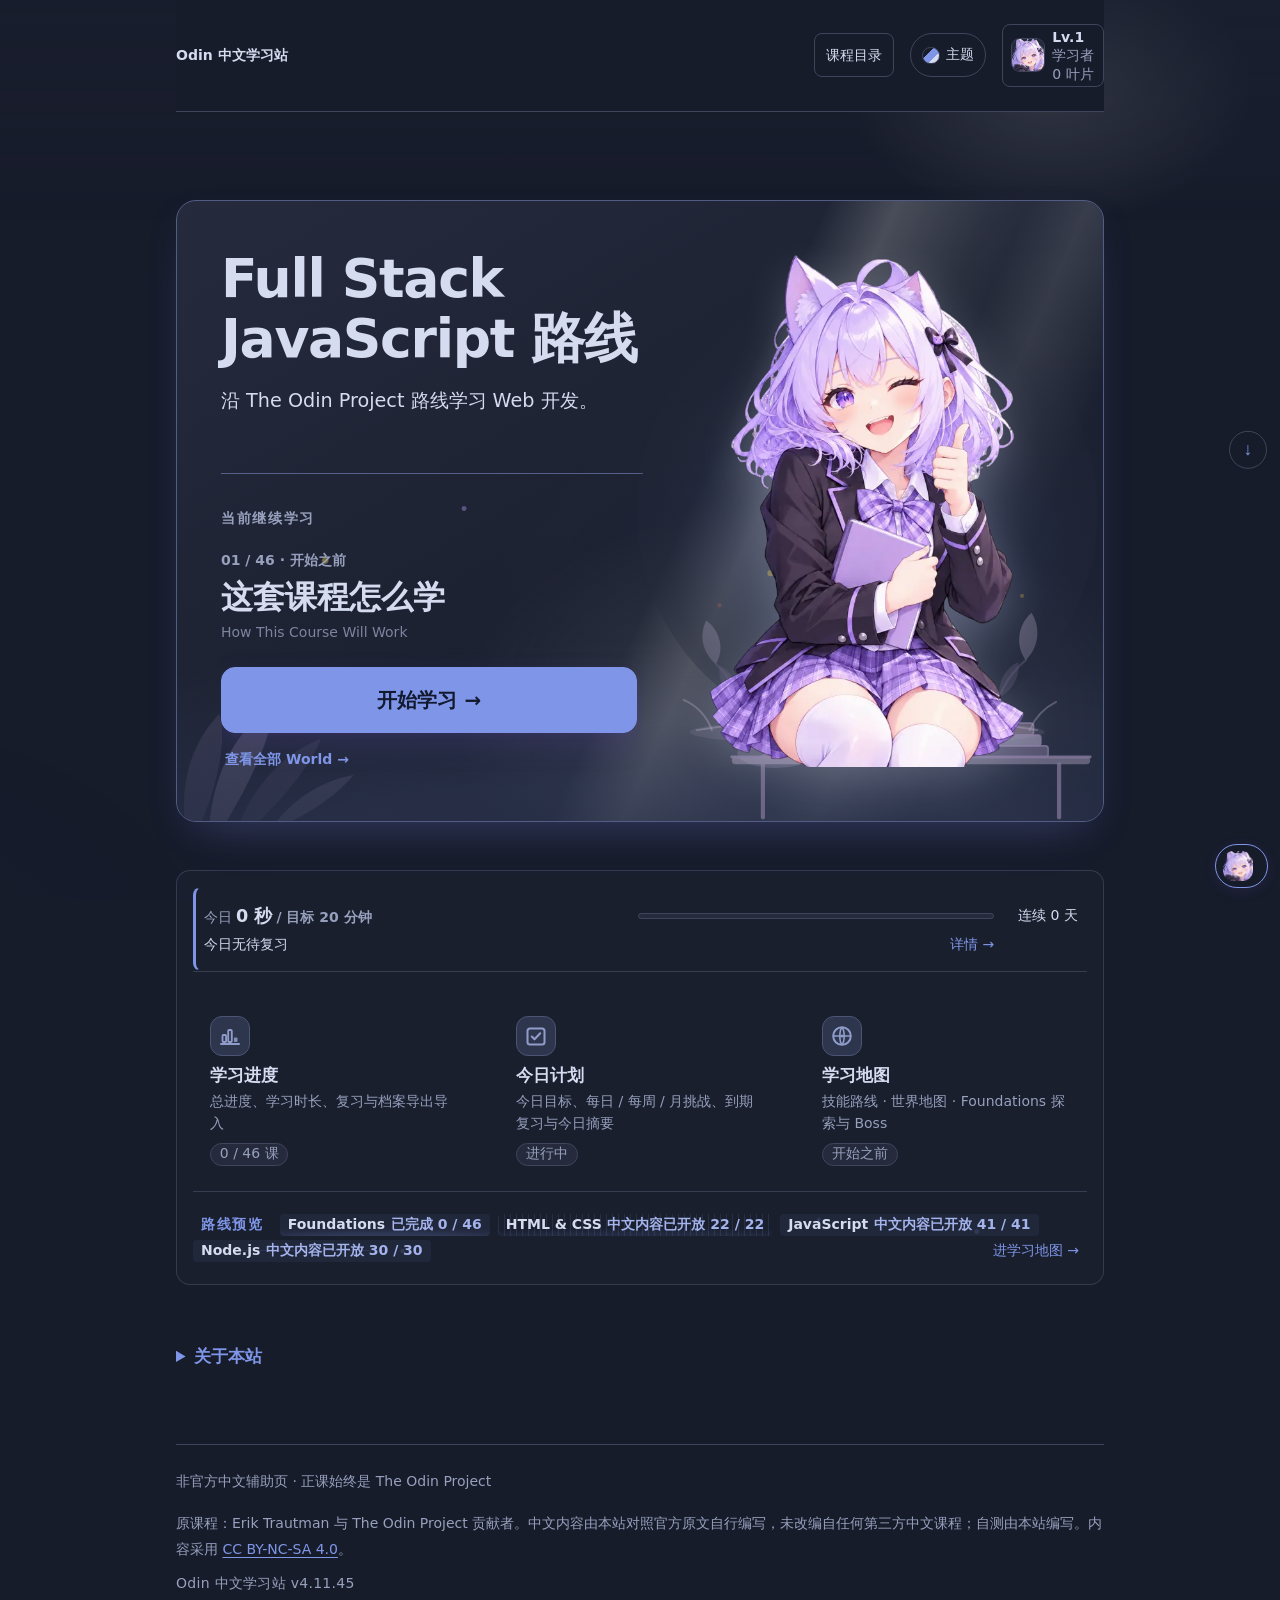
<file: index.html>
<!DOCTYPE html>
<html lang="zh-CN">
<head>
  <meta charset="UTF-8">
  <meta name="viewport" content="width=device-width, initial-scale=1">
  <meta name="description" content="Odin 中文学习站（The Odin Project Chinese Learning Companion）：面向中文学习者的 The Odin Project 学习辅助站，提供中文讲解、学习进度、学习伙伴与路线导航。非官方项目。">
  <title>Odin 中文学习站 · The Odin Project Chinese Learning Companion</title>
  <link rel="icon" href="data:,">
  <link rel="stylesheet" href="style.css">
  <script src="version.js" defer></script>
  <script src="lessons.js" defer></script>
  <script src="courses/intermediate-html-and-css.js" defer></script>
  <script src="courses/javascript.js" defer></script>
  <script src="courses/advanced-html-and-css.js" defer></script>
  <script src="courses/react.js" defer></script>
  <script src="courses/databases.js" defer></script>
  <script src="courses/nodejs.js" defer></script>
  <script src="courses/getting-hired.js" defer></script>
  <script src="lesson-sources.js" defer></script>
  <script src="external-resources.js" defer></script>
  <!-- B+ 轮阶段 2（v4.11.37）：diagrams.js 与 lesson-task-links.js 为课页专用数据
       （app.js 唯一消费点在课页渲染链路 diagramsFor / taskLinkMap，首页运行时探针实证零读取），
       首页不再加载，省 307 KB 解析体积。新增脚本时两页清单同步纪律见
       tests/version-identity.test.cjs 第 6 节与 tests/dom-stub.cjs 的 HOME_EXCLUDED_SCRIPTS。 -->
  <script src="avatars.js" defer></script>
  <script src="icons.js" defer></script>
  <script src="catalog.js" defer></script>
  <script src="companions.js" defer></script>
  <script src="companion-registry.js" defer></script>
  <script src="companion-view.js" defer></script>
  <script src="companion-wardrobe.js" defer></script>
  <script src="themes.js" defer></script>
  <script src="bosses.js" defer></script>
  <script src="curriculum.js" defer></script>
  <script src="map.js" defer></script>
  <script src="economy.js" defer></script>
  <script src="collections.js" defer></script>
  <script src="daily.js" defer></script>
  <script src="stats.js" defer></script>
  <script src="challenges.js" defer></script>
  <script src="tiers.js" defer></script>
  <script src="history.js" defer></script>
  <script src="progress.js" defer></script>
  <script src="cloud-sync.js" defer></script>
  <script src="app.js" defer></script>
</head>
<body data-page="home">
  <a class="skip-link" href="#main">跳到正文</a>
  <header class="site-header">
    <a class="brand" href="index.html">Odin 中文学习站</a>
  </header>
  <main id="main">
    <noscript><h1>Odin 中文学习站 · 学习空间</h1><p>请在浏览器中启用 JavaScript，以显示学习内容与课程路线。也可通过上方链接直接访问官方课程。</p></noscript>
  </main>
  <footer class="site-footer">
    <p>非官方中文辅助页 · 正课始终是 The Odin Project</p>
    <p>原课程：Erik Trautman 与 The Odin Project 贡献者。中文内容由本站对照官方原文自行编写，未改编自任何第三方中文课程；自测由本站编写。内容采用 <a href="https://creativecommons.org/licenses/by-nc-sa/4.0/" target="_blank" rel="noopener noreferrer">CC BY-NC-SA 4.0</a>。</p>
  </footer>
</body>
</html>
</file>
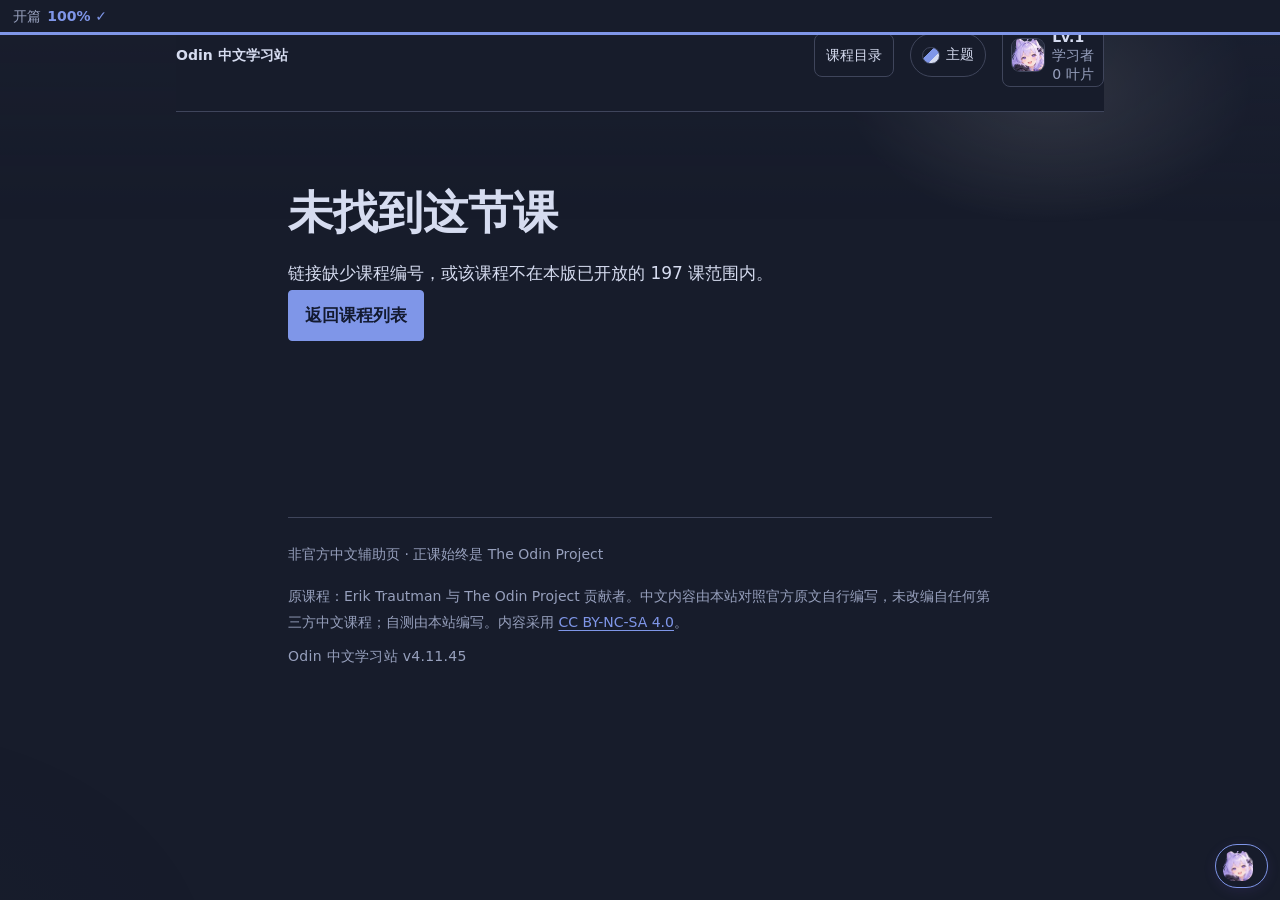
<file: lesson.html>
<!DOCTYPE html>
<html lang="zh-CN">
<head>
  <meta charset="UTF-8">
  <meta name="viewport" content="width=device-width, initial-scale=1">
  <meta name="description" content="Odin 中文学习站课程页：用中文理解 The Odin Project 原课，并完成官方原课要求的 Assignment、Exercise 与 Project。">
  <title>课程内容 · Odin 中文学习站</title>
  <link rel="icon" href="data:,">
  <link rel="stylesheet" href="style.css">
  <script src="version.js" defer></script>
  <script src="lessons.js" defer></script>
  <script src="courses/intermediate-html-and-css.js" defer></script>
  <script src="courses/javascript.js" defer></script>
  <script src="courses/advanced-html-and-css.js" defer></script>
  <script src="courses/react.js" defer></script>
  <script src="courses/databases.js" defer></script>
  <script src="courses/nodejs.js" defer></script>
  <script src="courses/getting-hired.js" defer></script>
  <script src="lesson-sources.js" defer></script>
  <script src="external-resources.js" defer></script>
  <script src="lesson-task-links.js" defer></script>
  <script src="diagrams.js" defer></script>
  <script src="avatars.js" defer></script>
  <script src="icons.js" defer></script>
  <script src="catalog.js" defer></script>
  <script src="companions.js" defer></script>
  <script src="companion-registry.js" defer></script>
  <script src="companion-view.js" defer></script>
  <script src="companion-wardrobe.js" defer></script>
  <script src="themes.js" defer></script>
  <script src="bosses.js" defer></script>
  <script src="curriculum.js" defer></script>
  <script src="map.js" defer></script>
  <script src="economy.js" defer></script>
  <script src="collections.js" defer></script>
  <script src="daily.js" defer></script>
  <script src="stats.js" defer></script>
  <script src="challenges.js" defer></script>
  <script src="tiers.js" defer></script>
  <script src="history.js" defer></script>
  <script src="progress.js" defer></script>
  <script src="cloud-sync.js" defer></script>
  <script src="app.js" defer></script>
</head>
<body data-page="lesson">
  <a class="skip-link" href="#main">跳到正文</a>
  <header class="site-header">
    <a class="brand" href="index.html">Odin 中文学习站</a>
  </header>
  <main id="main" class="reading">
    <noscript><h1>需要启用 JavaScript</h1><p>启用后可查看中文课程内容。也可直接打开 <a href="https://www.theodinproject.com/paths/foundations/courses/foundations">The Odin Project 官方课程目录</a>。</p></noscript>
  </main>
  <footer class="site-footer reading">
    <p>非官方中文辅助页 · 正课始终是 The Odin Project</p>
    <p>原课程：Erik Trautman 与 The Odin Project 贡献者。中文内容由本站对照官方原文自行编写，未改编自任何第三方中文课程；自测由本站编写。内容采用 <a href="https://creativecommons.org/licenses/by-nc-sa/4.0/" target="_blank" rel="noopener noreferrer">CC BY-NC-SA 4.0</a>。</p>
  </footer>
</body>
</html>
</file>
<file: style.css>
/* Hallmark · macrostructure: Long Document · tone: utilitarian · anchor hue: deep indigo-violet on warm paper（v4.5.2 Sprout Signal 起；早期版本为 green）
 * genre: editorial · theme: garden 默认 = 暖白纸底 + 深靛紫主色 + 珊瑚橙情绪 + 绿色成长语义 · nav: N9 · footer: Ft2 · enrichment: none
 * Audience: 前端初学者 · Use: 中文导读后回到官方学习
 * pre-emit critique: P4 H4 E4 S5 R5 V3
 */
@import url("tokens.css");
* { box-sizing: border-box; }
html { overflow-x: clip; }
body { margin: 0; overflow-x: clip; background: var(--color-paper); color: var(--color-ink); font-family: var(--font-body); font-size: var(--text-body); line-height: 1.85; }
a { color: var(--color-accent); text-underline-offset: .22em; }
a:hover { text-decoration-thickness: 2px; }
:focus-visible { outline: 3px solid var(--color-accent); outline-offset: 4px; }
/* v4.5（交接 A1）：本站所有 <img> 都是装饰性 SVG data URL，禁止原生图片拖动——
 * 否则按住可拖动组件（如学习伙伴按钮）里的头像拖拽时，浏览器会发起 HTML5
 * dragstart 劫持手势，自定义 pointer 拖动整个失效（真机回归，stub 测不出来）。 */
img { -webkit-user-drag: none; user-select: none; -webkit-user-select: none; }
.site-header, main, .site-footer { width: min(100% - 2rem, 58rem); margin-inline: auto; }
.site-header { display: flex; justify-content: space-between; align-items: center; gap: var(--space-md); flex-wrap: wrap; padding-block: var(--space-lg); border-bottom: 1px solid var(--color-rule); font-size: var(--text-small); }
.site-header a { display: inline-flex; align-items: center; min-height: 44px; white-space: nowrap; }
.brand { color: var(--color-ink); font-weight: 700; text-decoration: none; }
main { padding-block: var(--space-2xl); min-height: 45vh; }
.reading { max-width: 44rem; }
h1, h2, h3, p { margin: 0; }
h1, h2, h3 { font-style: normal; overflow-wrap: anywhere; min-width: 0; }
h1 { font-family: var(--font-display); font-size: clamp(2rem, 5vw, 2.8rem); line-height: 1.3; font-weight: 700; margin-block: var(--space-sm) var(--space-md); }
h2 { font-size: 1.35rem; line-height: 1.5; margin-bottom: var(--space-md); }
h3 { font-size: var(--text-body); line-height: 1.7; margin-block: var(--space-lg) var(--space-sm); }
p + p { margin-top: var(--space-md); }
ul, ol { margin-block: var(--space-sm); padding-inline-start: 1.5rem; }
li { padding-inline-start: var(--space-xs); margin-bottom: var(--space-sm); overflow-wrap: anywhere; }
.meta, .english, .muted { color: var(--color-muted); }
.meta { font-size: var(--text-small); }
.english { font-size: var(--text-body); line-height: 1.6; overflow-wrap: anywhere; }
.lead { font-size: var(--text-lead); margin-top: var(--space-md); }
.notice { margin-top: var(--space-lg); padding: var(--space-md) var(--space-lg); background: var(--color-wash); border-radius: var(--radius-small); }
.section { margin-top: var(--space-2xl); }
.unit { margin-top: var(--space-2xl); }
.unit-heading { display: flex; align-items: baseline; flex-wrap: wrap; gap: var(--space-sm) var(--space-md); border-bottom: 1px solid var(--color-rule); padding-bottom: var(--space-sm); }
.unit-heading h2 { margin: 0; }
.lesson-list { list-style: none; margin: 0; padding: 0; }
.lesson-list li { margin: 0; padding: 0; border-bottom: 1px solid var(--color-rule); }
.lesson-link { display: grid; grid-template-columns: 2rem minmax(0, 1fr) auto; gap: var(--space-md); align-items: center; padding: var(--space-md) var(--space-xs); text-decoration: none; }
.lesson-link:hover { background: var(--color-wash); }
.lesson-link .number { color: var(--color-muted); font-size: var(--text-small); font-variant-numeric: tabular-nums; }
.lesson-link strong { display: block; font-weight: 600; color: var(--color-ink); }
.lesson-link .english { display: block; font-size: var(--text-small); }
.lesson-link .arrow { font-size: 1.25rem; }
.button { display: inline-block; max-width: 100%; min-height: 44px; padding: .7rem 1rem; background: var(--color-accent); color: var(--color-button-ink); border: 1px solid var(--color-accent); border-radius: var(--radius-small); font-size: var(--text-body); font-weight: 600; line-height: 1.6; text-align: center; text-decoration: none; overflow-wrap: anywhere; }
.button:hover { text-decoration: underline; }
.button:active { outline: 2px solid var(--color-accent); outline-offset: 2px; }
.official-start { margin-top: var(--space-lg); }
.terms { margin: 0; }
.term { display: flex; flex-wrap: wrap; gap: 0 var(--space-sm); margin-bottom: var(--space-sm); }
.term dt { font-weight: 600; overflow-wrap: anywhere; }
.term dd { margin: 0; color: var(--color-muted); overflow-wrap: anywhere; }
.term dd::before { content: "→ "; }
.quiz-list { padding: 0; list-style: none; }
.quiz-item { padding: var(--space-lg) 0; margin: 0; border-bottom: 1px solid var(--color-rule); }
.quiz-question { font-weight: 600; }
details { margin-top: var(--space-sm); }
summary { color: var(--color-accent); cursor: pointer; padding-block: var(--space-sm); min-height: 44px; width: fit-content; }
summary:hover { text-decoration: underline; text-underline-offset: .2em; }
.answer { padding: var(--space-md); background: var(--color-wash); margin-top: var(--space-xs); }
.lesson-nav { display: flex; justify-content: space-between; gap: var(--space-md); flex-wrap: wrap; margin-top: var(--space-2xl); padding-top: var(--space-lg); border-top: 1px solid var(--color-rule); }
.lesson-nav a { min-height: 44px; display: inline-flex; align-items: center; }
.end-note { margin-top: var(--space-lg); }
.site-footer { border-top: 1px solid var(--color-rule); padding-block: var(--space-lg) var(--space-2xl); color: var(--color-muted); font-size: var(--text-small); }
/* v4.5（交接 A2）：footer 版本行——用户用它一眼确认浏览器打开的是哪个版本 */
.site-version { margin-top: var(--space-sm); font-variant-numeric: tabular-nums; letter-spacing: .02em; }
/* v4.5（交接 A2）：关于本站（个人中心设置 Tab 与伙伴面板设置视图共用） */
.about-facts { display: grid; grid-template-columns: max-content 1fr; gap: .25rem .8rem; margin: var(--space-sm) 0; font-size: var(--text-small); }
.about-facts dt { color: var(--color-muted); }
.about-facts dd { margin: 0; overflow-wrap: anywhere; }
.skip-link { position: absolute; top: -8rem; left: var(--space-md); padding: var(--space-md); background: var(--color-paper); z-index: 1; }
.skip-link:focus { top: var(--space-sm); }
@media (min-width: 40rem) {
  .site-header, main, .site-footer { width: min(100% - 4rem, 58rem); }
  main { padding-block: var(--space-2xl) var(--space-3xl); }
  .lesson-link { padding-inline: var(--space-md); }
}
@media print {
  .site-header, .lesson-nav, .skip-link { display: none; }
  main, .site-footer { width: 100%; }
}
/* ===== v2 试点课布局：仅当 main 带 .lesson-v2 时生效，其余 15 课不受影响 ===== */
.lesson-v2 p, .lesson-v2 figcaption { overflow-wrap: anywhere; }
.code-example { margin: var(--space-lg) 0 0; min-width: 0; }
.code-example pre { margin: 0; padding: var(--space-md); max-width: 100%; overflow-x: auto; background: var(--color-code-bg); color: var(--color-code-ink); border-radius: var(--radius-small); font-family: var(--font-mono); font-size: var(--text-small); line-height: 1.7; }
/* v4.11.5 存量缺陷修复（基线 fd43b72 实测复现，非本轮改动引入）：white-space:pre
 * 让长代码行的 <code> 矩形在 320–768px 视口下伸出右缘（10 课中招），撞 browser-smoke
 * 的「main 与 main 内所有元素零越界」断言——pre 自己套 overflow-x:auto 也救不了内层。
 * 改为 pre-wrap + anywhere：超宽行折行而不是横向滚动，与概念图区既有取舍同一哲学
 * （见下方 §9 概念图注释「刻意不给图片设 min-width 再套横向滚动容器」）。
 * 1280px 下所有现有代码行都放得下，宽屏视觉零变化；pre 的 overflow-x 保留兜底。 */
.code-example code { font-family: inherit; white-space: pre-wrap; overflow-wrap: anywhere; }
.code-example figcaption { margin-top: var(--space-sm); }
.pitfall { margin-top: var(--space-lg); padding: var(--space-md) var(--space-lg); background: var(--color-wash); border-left: 4px solid var(--color-warn); border-radius: 0 var(--radius-small) var(--radius-small) 0; }
.pitfall h3 { margin-block: 0 var(--space-sm); }
.pitfall p { margin-top: 0; }
.kc-item { padding: var(--space-md) 0; border-bottom: 1px solid var(--color-rule); }
.kc-item:last-child { border-bottom: none; }
.kc-q { font-weight: 600; }
.kc-a { margin-top: var(--space-xs); color: var(--color-muted); }
/* ===== v4.11.5：官方任务节折叠头与页内跳转（交接 3.A / 3.B，CONTENT-STYLE-GUIDE.md 第 9 节） =====
 * 折叠头是 button[aria-expanded] + 受控容器 .collapse-body[hidden]（零 details/summary，
 * 实现原因见 app.js buildCollapseToggle 注释）。按钮刻意比 .button-secondary 轻一级：
 * 它是节内控件不是页面主行动；44px 触控高度不适用（非主 CTA），但保持可聚焦轮廓。
 * 跳转链接挂在 Assignment 标题内，目标 #lesson-resources 永不折叠；sticky 站头会盖住
 * 锚点定位后的标题，用 scroll-margin-top 留出头部高度。 */
.collapse-toggle { display: inline-block; min-height: 2rem; margin-inline-start: var(--space-sm); padding: .1rem .6rem; background: transparent; color: var(--color-accent); border: 1px solid var(--color-rule); border-radius: var(--radius-small); font-family: inherit; font-size: var(--text-small); font-weight: 400; line-height: 1.7; white-space: normal; cursor: pointer; vertical-align: baseline; }
.collapse-toggle:hover { background: var(--color-wash); border-color: var(--color-accent); }
.collapse-toggle:focus-visible { outline: 3px solid var(--color-accent); outline-offset: 2px; }
.collapse-body[hidden] { display: none; }
.resource-jump { margin-inline-start: var(--space-sm); font-size: var(--text-small); font-weight: 400; overflow-wrap: anywhere; }
/* v4.11.9：补偿值由 6.5rem 上调为 8rem（窄屏 11rem，见「长课章节定位样板」区块末尾的
 * 共享 media 块）。真实 Chrome 实测依据：1024px 下 sticky .site-header 底边在 111px、
 * fixed .reading-position（z-index 30，压在站头之上）底边在 35px，而 6.5rem 只有 104px——
 * 跳转后标题 top=104 仍被站头压住 7px；390px 下站头因 flex-wrap 长高到 145px，
 * 6.5rem 差 41px，标题中心被 .catalog-trigger 完全盖住。资源区 h3 与章节 h3 是同一类
 * 页内跳转目标，补偿必须同口径（tests/lesson-chapter-nav.test.cjs 钉住两处一致）。 */
#lesson-resources { scroll-margin-top: 8rem; }
@media print {
  /* 打印/PDF 必须内容完整：折叠区强制展开，折叠头与页内跳转链接无意义、隐藏 */
  .collapse-body[hidden] { display: block !important; }
  .collapse-toggle, .resource-jump { display: none; }
}
/* ===== v3 学习进度：Dashboard、课页进度控件、成就提示 ===== */
.dashboard { padding: var(--space-lg); border: 1px solid var(--color-rule); border-radius: var(--radius-small); }
.stat-grid { display: grid; grid-template-columns: repeat(auto-fit, minmax(8rem, 1fr)); gap: var(--space-md); margin-top: var(--space-md); }
.stat { min-width: 0; padding: var(--space-sm) var(--space-md); background: var(--color-wash); border-radius: var(--radius-small); }
.stat-label { display: block; font-size: var(--text-small); color: var(--color-muted); overflow-wrap: anywhere; }
.stat-value { display: block; font-size: 1.25rem; font-weight: 700; line-height: 1.4; font-variant-numeric: tabular-nums; overflow-wrap: anywhere; }
.stat-hint { display: block; font-size: var(--text-small); color: var(--color-muted); overflow-wrap: anywhere; }
.dashboard-row { display: flex; flex-wrap: wrap; align-items: center; gap: var(--space-md); margin-top: var(--space-lg); }
.dashboard-row p { margin: 0; }
.achievement-list { margin-top: var(--space-lg); padding-top: var(--space-md); border-top: 1px solid var(--color-rule); }
.achievement-list ul { list-style: none; margin-block: var(--space-sm); padding: 0; }
.achievement-list li { padding: var(--space-xs) 0; margin: 0; border-bottom: 1px solid var(--color-rule); font-size: var(--text-small); }
.achievement-list li:last-child { border-bottom: none; }
.progress-actions { display: flex; flex-wrap: wrap; gap: var(--space-md); margin-top: var(--space-lg); }
.progress-status { margin-top: var(--space-sm); }
.button-secondary { display: inline-block; max-width: 100%; min-height: 44px; padding: .6rem .9rem; background: transparent; color: var(--color-accent); border: 1px solid var(--color-accent); border-radius: var(--radius-small); font-family: inherit; font-size: var(--text-body); font-weight: 600; line-height: 1.6; text-align: center; cursor: pointer; overflow-wrap: anywhere; }
.button-secondary:hover { background: var(--color-wash); }
.button-secondary:focus-visible { outline: 3px solid var(--color-accent); outline-offset: 3px; }
.button-secondary:disabled { opacity: .55; cursor: not-allowed; }
.visually-hidden { position: absolute; width: 1px; height: 1px; margin: -1px; padding: 0; overflow: hidden; clip: rect(0 0 0 0); white-space: nowrap; border: 0; }
.lesson-progress { min-width: 0; margin-top: var(--space-2xl); padding: var(--space-md) var(--space-lg) var(--space-lg); border: 1px solid var(--color-rule); border-radius: var(--radius-small); }
.lesson-progress legend { padding-inline: var(--space-sm); font-weight: 700; }
.progress-toggle { display: flex; flex-wrap: wrap; align-items: baseline; gap: var(--space-sm); min-height: 44px; margin-bottom: var(--space-sm); padding-block: var(--space-xs); }
.progress-toggle input { flex: none; width: 1.25rem; height: 1.25rem; margin: 0; }
.progress-toggle input:disabled { cursor: not-allowed; }
.progress-toggle span { min-width: 0; overflow-wrap: anywhere; }
.progress-stat { margin-top: var(--space-md); padding-top: var(--space-sm); border-top: 1px solid var(--color-rule); }
.achievement-note { position: fixed; right: var(--space-md); bottom: var(--space-md); left: var(--space-md); z-index: 2; max-width: 32rem; margin-inline: auto; padding: var(--space-md) var(--space-lg); background: var(--color-paper); border: 1px solid var(--color-rule); border-left: 4px solid var(--color-accent); border-radius: var(--radius-small); font-size: var(--text-small); overflow-wrap: anywhere; }
@media (min-width: 40rem) {
  .achievement-note { left: auto; width: min(24rem, calc(100% - 3rem)); }
}
@media print {
  .achievement-note, .progress-actions { display: none; }
}

/* ---------- v3 本课外部资料（资源卡） ----------
 * 与既有阅读型风格一致：用边框区隔而非大面积底色；长 URL 与长英文标题一律
 * overflow-wrap: anywhere，避免在 320px 窄屏撑破布局。资源卡不使用 details，
 * 中文导读直接可读。 */
.resource-list { display: grid; gap: var(--space-md); margin-top: var(--space-md); padding: 0; list-style: none; }
.resource-card { min-width: 0; padding: var(--space-md) var(--space-lg); background: var(--color-paper); border: 1px solid var(--color-rule); border-radius: var(--radius-small); }
.resource-guide-only { border-left: 3px solid var(--color-rule); }
.resource-head { display: flex; flex-wrap: wrap; align-items: baseline; gap: var(--space-sm); margin-bottom: var(--space-sm); }
.resource-type, .resource-req { display: inline-block; padding: .1rem .5rem; border: 1px solid var(--color-rule); border-radius: var(--radius-small); font-size: var(--text-small); line-height: 1.6; }
.resource-req-required { border-color: var(--color-accent); color: var(--color-accent); font-weight: 700; }
.resource-req-optional, .resource-req-reference { color: var(--color-muted); }
.resource-title-zh { margin: 0; font-size: var(--text-lead); font-weight: 700; line-height: 1.5; overflow-wrap: anywhere; }
.resource-title-en { margin: .2rem 0 0; color: var(--color-muted); font-size: var(--text-small); line-height: 1.6; overflow-wrap: anywhere; }
.resource-zone { margin: var(--space-sm) 0 0; color: var(--color-muted); font-size: var(--text-small); overflow-wrap: anywhere; }
.resource-guide { display: grid; gap: var(--space-xs) var(--space-md); margin: var(--space-md) 0 0; }
.resource-guide dt { font-size: var(--text-small); font-weight: 700; }
.resource-guide dd { min-width: 0; margin: 0; overflow-wrap: anywhere; }
.resource-guide dd ul { margin: 0; padding-left: 1.2rem; }
.resource-guide dd li { margin-bottom: var(--space-xs); }
.resource-terms { display: flex; flex-wrap: wrap; gap: var(--space-xs); }
.resource-term { display: inline-block; padding: .1rem .5rem; background: var(--color-wash); border-radius: var(--radius-small); font-size: var(--text-small); overflow-wrap: anywhere; }
.resource-links { display: flex; flex-wrap: wrap; gap: var(--space-sm); margin-top: var(--space-md); }
.resource-links .button, .resource-links .button-secondary { flex: 1 1 12rem; }
.resource-zh-type { flex: 1 0 100%; margin: 0; color: var(--color-muted); font-size: var(--text-small); overflow-wrap: anywhere; }
.resource-license { margin: var(--space-sm) 0 0; font-size: var(--text-small); overflow-wrap: anywhere; }
.resource-note { margin: var(--space-xs) 0 0; padding: var(--space-sm); background: var(--color-wash); border-left: 3px solid var(--color-warn); border-radius: var(--radius-small); font-size: var(--text-small); overflow-wrap: anywhere; }
/* v4.11.1 C 档：CC 许可来源的本站中文精译区块（静态展开，与资源卡既有纪律一致）。
 * 与 .resource-note 同构但用 accent 左边线：warn 色留给「核验说明」，品牌色标识「本站译文」。 */
.resource-translation { margin-top: var(--space-md); padding: var(--space-sm) var(--space-md); background: var(--color-wash); border-left: 3px solid var(--color-accent); border-radius: var(--radius-small); overflow-wrap: anywhere; }
.resource-translation-title { margin: 0; font-weight: 700; }
.resource-translation-h { margin: var(--space-sm) 0 0; font-weight: 700; }
.resource-translation p { margin: var(--space-xs) 0 0; }
.resource-translation-list { margin: var(--space-xs) 0 0; padding-left: 1.2rem; }
.resource-translation-list li { margin-bottom: var(--space-xs); }
@media (min-width: 40rem) {
  .resource-guide { grid-template-columns: minmax(7rem, auto) minmax(0, 1fr); }
  .resource-guide dt { grid-column: 1; }
  .resource-guide dd { grid-column: 2; }
}
@media print {
  .resource-links { display: none; }
  .resource-card { break-inside: avoid; border-color: #000; }
}

/* ===== v4 右上角玩家入口 + 个人资料面板 + 头像 / 头像框 / 成就网格 =====
 * 与既有阅读型风格一致：边框区隔为主，阴影克制，不用玻璃拟态、粒子、大动画与重型渐变。
 * 头像框一律用 box-shadow 环或 outline 实现，不占盒模型尺寸，因此换框不会改变
 * 周围元素的对齐；长昵称与长文本一律 overflow-wrap / 省略号处理，320px 不撑破布局。 */
.header-right { display: flex; align-items: center; flex-wrap: wrap; gap: var(--space-sm) var(--space-md); min-width: 0; }
.player-entry { display: inline-flex; align-items: center; gap: var(--space-sm); min-height: 44px; min-width: 0; padding: .2rem .55rem; background: transparent; border: 1px solid var(--color-rule); border-radius: var(--radius-medium); font-family: inherit; font-size: var(--text-small); line-height: 1.3; color: var(--color-ink); cursor: pointer; }
.player-entry:hover { background: var(--color-wash); border-color: var(--color-accent); }
.player-entry:focus-visible { outline: 3px solid var(--color-accent); outline-offset: 3px; }
.player-meta { display: flex; flex-direction: column; align-items: flex-start; min-width: 0; }
.player-level { font-weight: 700; font-variant-numeric: tabular-nums; }
.player-name { max-width: 9rem; color: var(--color-muted); overflow: hidden; text-overflow: ellipsis; white-space: nowrap; }

/* 头像本体与三种尺寸；框的视觉全部由下面的 .frame-* 叠加 */
.avatar { position: relative; display: inline-block; flex: none; line-height: 0; border-radius: var(--radius-medium); }
.avatar-img { display: block; width: 100%; height: 100%; border-radius: inherit; object-fit: cover; background: var(--color-wash); }
.avatar-sm { width: 2rem; height: 2rem; }
.avatar-md { width: 3rem; height: 3rem; }
.avatar-lg { width: 4.5rem; height: 4.5rem; }

/* 12 个头像框：靠环数、颜色、虚实与角标区分，彼此视觉差异明显，且都不带动画 */
.frame-basic { box-shadow: 0 0 0 1px var(--color-rule); }
/* v4.3（交接 B2）：3 个零门槛默认框，先给足选择；视觉与既有框同一套语言（描边/虚线/双层） */
.frame-slim { box-shadow: 0 0 0 1.5px var(--color-accent); }
.frame-dotted { outline: 2px dotted var(--color-muted); outline-offset: 2px; }
/* v4.11.15：苔痕 / 新芽 / 叶脉三款零门槛与低等级的「绿意」框改主题语义色派生——
 * 原来的 #6f9c85（旧 --color-grow-soft 字面值）、#9db8a5、#7fd3a5、#cfe8d8
 * 是固定绿系统最后一批消费者。骨架（环宽 / 纸隔 / 圆角）与三款之间的强度
 * 性格一字不动：苔痕=内强外中、新芽=双淡、叶脉=双强同色。 */
.frame-moss { box-shadow: 0 0 0 2px var(--color-semantic), 0 0 0 4px var(--color-paper), 0 0 0 5px color-mix(in srgb, var(--color-semantic) 58%, var(--color-paper)); }
/* v4.5（交接 Core E2）：Lv.2 新芽框（嫩绿双层）与 Lv.4 陶土框（陶红双层）——前 5 级每级都有可见头像框奖励 */
.frame-sprout { box-shadow: 0 0 0 2px color-mix(in srgb, var(--color-semantic) 52%, var(--color-wash)), 0 0 0 5px var(--color-paper), 0 0 0 6px color-mix(in srgb, var(--color-semantic) 26%, var(--color-paper)); }
.frame-ring { box-shadow: 0 0 0 2px var(--color-accent), 0 0 0 5px var(--color-paper), 0 0 0 6px var(--color-accent); }
.frame-terra { box-shadow: 0 0 0 2px #c9714f, 0 0 0 5px var(--color-paper), 0 0 0 6px #a4553f; }
.frame-leaf { border-radius: 1rem; box-shadow: 0 0 0 2px var(--color-semantic), 0 0 0 5px var(--color-paper), 0 0 0 6px var(--color-semantic); }
.frame-leaf .avatar-img { border-radius: 1rem; }
.frame-wave { outline: 3px dashed var(--color-accent); outline-offset: 3px; }
.frame-gold { box-shadow: 0 0 0 3px var(--color-gold), 0 0 0 6px var(--color-paper), 0 0 0 7px var(--color-gold), 0 2px 10px rgba(168, 121, 28, .35); }
.frame-start { box-shadow: 0 0 0 2px var(--color-rule), 0 4px 0 0 var(--color-accent); }
.frame-git { box-shadow: 0 0 0 2px var(--color-accent), -7px -7px 0 -4px var(--color-warn), 7px 7px 0 -4px var(--color-warn); }
.frame-streak { box-shadow: 0 0 0 2px var(--color-warn), 0 0 0 5px var(--color-paper), 0 0 0 6px var(--color-warn); }
.frame-time { box-shadow: 0 0 0 2px var(--color-muted), 0 0 0 4px var(--color-paper), 0 0 0 8px var(--color-rule); }
.frame-quiz { outline: 3px dotted var(--color-accent); outline-offset: 3px; }
.frame-task { box-shadow: 0 0 0 2px var(--color-accent), 0 0 0 5px var(--color-wash), 0 0 0 6px var(--color-accent); }
.frame-graduate { box-shadow: 0 0 0 3px var(--color-gold), 0 0 0 6px var(--color-accent), 0 3px 12px rgba(37, 49, 44, .25); }

/* 个人资料面板：原生 dialog，模态显示，Esc 与关闭按钮都能关 */
.profile-dialog { width: min(calc(100vw - 2rem), 46rem); max-height: min(88vh, 54rem); padding: 0; overflow: hidden; background: var(--color-paper); color: var(--color-ink); border: 1px solid var(--color-rule); border-radius: var(--radius-medium); box-shadow: var(--shadow-lift); font-family: var(--font-body); font-size: var(--text-body); line-height: 1.7; }
.profile-dialog::backdrop { background: rgba(37, 49, 44, .45); }
.dialog-head { display: flex; align-items: center; justify-content: space-between; gap: var(--space-md); padding: var(--space-md) var(--space-lg); border-bottom: 1px solid var(--color-rule); background: var(--color-wash); }
.dialog-head h2 { margin: 0; font-size: 1.2rem; }
.dialog-close { flex: none; min-height: 44px; padding: .35rem .8rem; background: var(--color-paper); color: var(--color-ink); border: 1px solid var(--color-rule); border-radius: var(--radius-small); font-family: inherit; font-size: var(--text-small); font-weight: 600; cursor: pointer; }
.dialog-close:hover { border-color: var(--color-accent); color: var(--color-accent); }
.dialog-close:focus-visible { outline: 3px solid var(--color-accent); outline-offset: 2px; }
.profile-body { max-height: calc(min(88vh, 54rem) - 4.5rem); padding: var(--space-md) var(--space-lg) var(--space-lg); overflow-y: auto; }
.profile-section { margin-top: var(--space-xl); padding-top: var(--space-md); border-top: 1px solid var(--color-rule); }
.profile-section:first-of-type { margin-top: 0; padding-top: 0; border-top: none; }
.profile-section h3 { margin-block: 0 var(--space-sm); font-size: 1.1rem; }
.profile-section h4 { margin-block: var(--space-lg) var(--space-sm); font-size: var(--text-body); }
.profile-identity { display: flex; align-items: center; flex-wrap: wrap; gap: var(--space-lg); padding: var(--space-md); background: var(--color-wash); border-radius: var(--radius-small); }
.profile-identity-text { min-width: 0; }
.profile-nickname { font-family: var(--font-display); font-size: 1.4rem; font-weight: 700; line-height: 1.4; overflow-wrap: anywhere; }
.profile-field { display: flex; align-items: center; flex-wrap: wrap; gap: var(--space-sm); margin-top: var(--space-md); }
.profile-field-label { font-size: var(--text-small); font-weight: 700; }
.profile-input { min-width: 0; flex: 1 1 10rem; max-width: 16rem; min-height: 44px; padding: .4rem .6rem; background: var(--color-paper); color: var(--color-ink); border: 1px solid var(--color-rule); border-radius: var(--radius-small); font-family: inherit; font-size: var(--text-body); overflow-wrap: anywhere; }
.profile-input:focus-visible { outline: 3px solid var(--color-accent); outline-offset: 2px; }
.profile-input:disabled { background: var(--color-wash); cursor: not-allowed; }
/* B+ 轮阶段 3（a11y）：占位文字不用 UA 默认色——实测 Chrome 默认 #757575 落在
 * night 深色输入底（#171c2b）上仅 3.68:1、落在浅色纸底上约 4.3:1，两档都低于
 * 正文 4.5:1。改为 ink 72% 向 paper 的 color-mix（tokens.css 已有 color-mix 先例）：
 * 全 30 套主题对输入底（paper）≥4.5，最差 linen 4.80——themes-contrast 第 9 节
 * 从 tokens.css 现算钉住比例与达标；值文字仍是纯 ink，占位与值视觉上可区分。 */
::placeholder {
  color: color-mix(in srgb, var(--color-ink) 72%, var(--color-paper));
  opacity: 1;
}
.panel-notice { min-height: 1.5em; margin-bottom: var(--space-sm); padding: var(--space-sm) var(--space-md); background: var(--color-wash); border-left: 3px solid var(--color-accent); border-radius: var(--radius-small); font-size: var(--text-small); overflow-wrap: anywhere; }
.panel-notice:empty { display: none; }

/* 成就网格：已解锁正常显示，未解锁灰化但保留条件说明 */
.achievement-group { margin-top: var(--space-lg); }
.achievement-group h4 { margin-block: 0 var(--space-sm); }
.achievement-grid { display: grid; grid-template-columns: repeat(auto-fill, minmax(8.5rem, 1fr)); gap: var(--space-sm); margin: 0; padding: 0; list-style: none; }
.achievement-cell { display: flex; flex-direction: column; gap: .2rem; min-width: 0; margin: 0; padding: var(--space-sm); border: 1px solid var(--color-rule); border-radius: var(--radius-small); background: var(--color-paper); overflow-wrap: anywhere; }
.achievement-cell.is-unlocked { border-color: var(--color-accent); box-shadow: var(--shadow-soft); }
.achievement-cell.is-locked { background: var(--color-wash); color: var(--color-muted); }
.achievement-cell.is-locked .achievement-icon { filter: grayscale(1); opacity: .45; }
.achievement-icon { width: 1.5rem; height: 1.5rem; flex: none; }
.achievement-name { font-size: var(--text-small); font-weight: 700; line-height: 1.45; }
.achievement-desc { font-size: var(--text-small); line-height: 1.5; }
.achievement-date { font-size: var(--text-small); color: var(--color-muted); font-variant-numeric: tabular-nums; }

/* 头像选择器 */
.avatar-options { display: grid; grid-template-columns: repeat(auto-fill, minmax(4.75rem, 1fr)); gap: var(--space-sm); margin: 0; padding: 0; list-style: none; }
.avatar-options li { margin: 0; padding: 0; }
.avatar-option { display: flex; flex-direction: column; align-items: center; gap: .25rem; width: 100%; min-height: 44px; padding: var(--space-sm) .25rem; background: var(--color-paper); border: 1px solid var(--color-rule); border-radius: var(--radius-small); font-family: inherit; font-size: var(--text-small); line-height: 1.35; color: var(--color-muted); cursor: pointer; }
.avatar-option:hover:not(:disabled) { border-color: var(--color-accent); background: var(--color-wash); }
.avatar-option:focus-visible { outline: 3px solid var(--color-accent); outline-offset: 2px; }
.avatar-option:disabled { opacity: .55; cursor: not-allowed; }
.avatar-option.is-selected { border-color: var(--color-accent); border-width: 2px; color: var(--color-accent); font-weight: 700; }
.avatar-option-img { width: 2.5rem; height: 2.5rem; border-radius: var(--radius-small); }
.avatar-option-name { max-width: 100%; overflow-wrap: anywhere; }

/* 头像框选择器：预览当前头像戴上该框的效果 */
.frame-options { display: grid; grid-template-columns: repeat(auto-fill, minmax(15rem, 1fr)); gap: var(--space-sm); margin: 0; padding: 0; list-style: none; }
.frame-option { display: flex; align-items: center; gap: var(--space-lg); min-width: 0; margin: 0; padding: var(--space-md); border: 1px solid var(--color-rule); border-radius: var(--radius-small); background: var(--color-paper); }
.frame-option.is-locked { background: var(--color-wash); color: var(--color-muted); }
.frame-option.is-locked .avatar-img { filter: grayscale(1); opacity: .55; }
.frame-text { min-width: 0; }
.frame-name { font-weight: 700; overflow-wrap: anywhere; }
.frame-desc { font-size: var(--text-small); color: var(--color-muted); overflow-wrap: anywhere; }
.frame-state { font-size: var(--text-small); font-weight: 700; color: var(--color-accent); }
.frame-option .button-secondary { margin-top: var(--space-sm); min-height: 38px; padding: .35rem .7rem; font-size: var(--text-small); }

@media (max-width: 30rem) {
  /* 窄屏只留头像与等级，昵称隐藏，避免顶部导航拥挤或换行遮挡标题 */
  .player-name { display: none; }
  .player-entry { padding: .2rem; }
  .profile-body { padding-inline: var(--space-md); }
  .dialog-head { padding-inline: var(--space-md); }
  .frame-options { grid-template-columns: minmax(0, 1fr); }
}
@media print {
  .player-entry, .profile-dialog { display: none; }
}

/* ===== v4 官方 Foundations 完整 46 课目录（首页内联 + 课程页抽屉） =====
 * 已开放的行沿用 v3 的 .lesson-link 三列网格，视觉与行为完全不变；
 * 未开放的行是 .lesson-locked —— 一个 div，不是链接，没有 href，因此结构上
 * 就不可能点进不存在的课程页。区分不靠颜色：每行都写明「暂未开放」文字，
 * Project 另外带「项目」标记（§8.2 要求不只靠颜色区分）。 */
.unit-state { font-size: var(--text-small); color: var(--color-muted); white-space: nowrap; }
.lesson-type { display: inline-block; margin-bottom: .2rem; padding: 0 .45rem; background: var(--color-wash); border: 1px solid var(--color-rule); border-radius: var(--radius-small); font-size: var(--text-small); line-height: 1.7; color: var(--color-muted); }
.lesson-locked { display: grid; grid-template-columns: 2rem minmax(0, 1fr) auto; gap: var(--space-md); align-items: center; padding: var(--space-md) var(--space-xs); color: var(--color-muted); }
.lesson-locked .number { font-size: var(--text-small); font-variant-numeric: tabular-nums; }
.lesson-locked strong { display: block; font-weight: 600; color: var(--color-muted); }
.lesson-locked .english { display: block; font-size: var(--text-small); }
.lesson-flag { font-size: var(--text-small); line-height: 1.6; white-space: nowrap; padding: 0 .45rem; border: 1px dashed var(--color-rule); border-radius: var(--radius-small); }
.lesson-link.is-current { background: var(--color-wash); box-shadow: inset 3px 0 0 var(--color-accent); }
.lesson-link.is-current strong { color: var(--color-accent); }

/* 课程页 header 上的目录入口：与玩家入口同样的低干扰描边按钮 */
.catalog-trigger { display: inline-flex; align-items: center; min-height: 44px; padding: .2rem .7rem; background: transparent; border: 1px solid var(--color-rule); border-radius: var(--radius-medium); font-family: inherit; font-size: var(--text-small); line-height: 1.3; color: var(--color-ink); cursor: pointer; white-space: nowrap; }
.catalog-trigger:hover { background: var(--color-wash); border-color: var(--color-accent); }
.catalog-trigger:focus-visible { outline: 3px solid var(--color-accent); outline-offset: 3px; }

/* 目录抽屉：与个人资料面板同一套 dialog 视觉，宽度略窄，内容是纯目录 */
.catalog-dialog { width: min(calc(100vw - 2rem), 40rem); max-height: min(88vh, 54rem); padding: 0; overflow: hidden; background: var(--color-paper); color: var(--color-ink); border: 1px solid var(--color-rule); border-radius: var(--radius-medium); box-shadow: var(--shadow-lift); font-family: var(--font-body); font-size: var(--text-body); line-height: 1.7; }
.catalog-dialog::backdrop { background: rgba(37, 49, 44, .45); }
.catalog-body { max-height: calc(min(88vh, 54rem) - 4.5rem); padding: var(--space-md) var(--space-lg) var(--space-lg); overflow-y: auto; }
/* 抽屉里的目录要紧凑：46 行如果按首页的间距排，需要滚很久才能看完 */
.catalog-compact .unit { margin-top: var(--space-lg); }
.catalog-compact .unit-heading { padding-bottom: .25rem; }
.catalog-compact .unit-heading h2 { font-size: 1.1rem; }
.catalog-compact .lesson-link, .catalog-compact .lesson-locked { padding-block: var(--space-sm); }
.catalog-compact .lesson-list li { border-bottom: 1px solid var(--color-wash); }

@media (max-width: 30rem) {
  /* 窄屏把「暂未开放」标签换到名称下方，避免三列挤在一起把标题压成一个字宽 */
  .lesson-locked { grid-template-columns: 2rem minmax(0, 1fr); row-gap: var(--space-xs); }
  .lesson-flag { grid-column: 2; justify-self: start; }
  .unit-state { white-space: normal; }
  .catalog-body { padding-inline: var(--space-md); }
}
@media print {
  .catalog-trigger, .catalog-dialog { display: none; }
}
/* ===== v4 本站原创 SVG 概念图（§9） =====
 * 图片一律 width:100% + height:auto：SVG 有 viewBox，浏览器按固有宽高比等比缩放，
 * 因此 200% 文字放大或窄屏都不会产生水平溢出。
 * 已知取舍：图内文字随整图等比缩小，320px 窄屏下会明显变小（矢量放大仍然清晰，
 * 可以双指缩放）。这里刻意不给图片设 min-width 再套横向滚动容器 —— 那样图片的
 * 布局矩形会超出视口，直接撞坏 browser-smoke 的“main 与 main 内所有元素零越界”
 * 断言。窄屏下的可读性由 figcaption 与要点列表承担：它们才是图的文字等价物，
 * 始终以正常正文字号显示（§9 要求每张图配 figcaption 或等价文字说明）。 */
.concept-diagram { margin: var(--space-xl) 0 0; padding: 0; }
.diagram-img { display: block; width: 100%; height: auto; max-width: 100%; background: var(--color-paper); border: 1px solid var(--color-rule); border-radius: var(--radius-small); }
.diagram-caption { margin-top: var(--space-sm); padding: var(--space-md); background: var(--color-wash); border-radius: var(--radius-small); }
.diagram-title { font-weight: 700; overflow-wrap: anywhere; }
.diagram-caption p + p { margin-top: var(--space-xs); }
.diagram-points { margin: var(--space-sm) 0 0; padding-inline-start: 1.3rem; }
.diagram-points li { margin-bottom: var(--space-xs); font-size: var(--text-small); }
@media (max-width: 40rem) {
  /* 窄屏把边框内缩省掉，让图拿到尽可能多的宽度 */
  .concept-diagram { margin-top: var(--space-lg); }
  .diagram-caption { padding: var(--space-sm); }
}
/* ===== v4.11.5（交接 3.F）：深色主题下概念图的近似反相适配 =====
 * <img> 引入的 SVG 是独立文档，不继承本页 CSS 变量（Web 平台事实）；既有图
 * 浅色硬编码（底 #fafbf9、线 #276148），在 8 套深色主题下是一整块亮斑。
 * 这里用一条近似反相：invert 把浅底翻成深底，hue-rotate(180deg) 把反相跑偏
 * 的色相转回原方向，saturate(.92) 略降饱和压刺眼。不追求逐主题精确配色
 * （交接明确「近似适配」）。配色纪律（生成器只用中性灰阶 + 单一低饱和强调色）
 * 是这条反相成立的前提，见 tools/build-diagrams.mjs 头注释。
 * 选择器清单由 themes.js dark:true 的 8 套生成（terminal / night / deepsea /
 * graphite / violet / ink / crt / cyber），tests/themes-contrast.test.cjs 钉住
 * 「themes.js 深色清单 ↔ 本规则清单」一一对应——日后新增深色主题漏改会红。 */
html[data-theme="terminal"] .concept-diagram img,
html[data-theme="night"] .concept-diagram img,
html[data-theme="deepsea"] .concept-diagram img,
html[data-theme="graphite"] .concept-diagram img,
html[data-theme="violet"] .concept-diagram img,
html[data-theme="ink"] .concept-diagram img,
html[data-theme="crt"] .concept-diagram img,
html[data-theme="cyber"] .concept-diagram img {
  filter: invert(1) hue-rotate(180deg) saturate(.92);
  /* 交接 3.F 原方案只写了 filter；实测发现 filter 会把 .diagram-img 的 CSS
   * 浅色底一并反相成亮块（filter 作用于元素整体渲染，含背景）。深色主题下
   * 把底改透明，让页面深色底透出来，反相只作用于 SVG 内容本身：浅底方框
   * 翻成深色卡、深字翻成浅字、低饱和绿经 hue-rotate 回到绿色方向。 */
  background: transparent;
}
@media print {
  .concept-diagram { break-inside: avoid; }
  .diagram-img { border-color: #000; }
  /* 打印按浅色纸张出图：深色主题的图反相是屏幕口径，纸上必须还原原色与原底 */
  html[data-theme] .concept-diagram img { filter: none; background: var(--color-paper); }
}

/* ===== v4 学习助手「小奥」 + §8.1 中度 UI 收口 =====
 * 收口原则：只做边框、圆角、留白与克制阴影，不引入玻璃拟态、粒子、大动画、
 * 重型渐变或任何 UI 框架，也不为了好看牺牲阅读密度（§8.1 的“不要”清单）。
 * 所有新增盒子都在既有版心内、用 rem 与百分比，因此 200% 文字放大与 320px
 * 窄屏都不会产生全页水平滚动（§8.2）。 */

/* --- 右下角助手触发按钮：固定在视口角落，不属于 main / header / footer --- */
.assistant-trigger { position: fixed; right: var(--space-md); bottom: var(--space-md); z-index: 3; display: inline-flex; align-items: center; gap: .4rem; min-height: 44px; padding: .3rem .85rem .3rem .45rem; background: var(--color-paper); border: 1px solid var(--color-accent); border-radius: 999px; box-shadow: var(--shadow-lift); font-family: inherit; font-size: var(--text-small); font-weight: 700; line-height: 1.3; color: var(--color-accent); cursor: pointer; user-select: none; -webkit-user-select: none; }
.assistant-trigger:hover { background: var(--color-wash); }
.assistant-trigger:focus-visible { outline: 3px solid var(--color-accent); outline-offset: 3px; }
.assistant-avatar { flex: none; width: 1.9rem; height: 1.9rem; }
/* v4.9：.assistant-name（按钮上的角色名）已随「主页与右下角不显示角色名」删除，
 * 不留死样式；昵称仍在按钮 aria-label 里。 */

/* 成就提示条原本贴着右下角，会和助手按钮叠在一起；抬到按钮上方。 */
.achievement-note { bottom: calc(var(--space-md) + 3.5rem); }

/* --- 助手面板：锚在右下角的小浮层，而不是屏幕正中央的大模态 ---
 * inset 与 margin 一起把它钉在触发按钮上方；backdrop 刻意做得很淡，
 * 因为这是一个“看一眼就关掉”的信息面板，不是需要专注填写的表单。 */
.assistant-dialog { position: fixed; inset: auto 0 0 auto; width: min(calc(100vw - 2rem), 26rem); max-height: min(80vh, 40rem); margin: 0 var(--space-md) calc(var(--space-md) + 3.75rem) 0; padding: 0; overflow: hidden; background: var(--color-paper); color: var(--color-ink); border: 1px solid var(--color-rule); border-radius: var(--radius-medium); box-shadow: var(--shadow-lift); font-family: var(--font-body); font-size: var(--text-body); line-height: 1.7; }
.assistant-dialog::backdrop { background: rgba(37, 49, 44, .18); }
.assistant-body { max-height: calc(min(80vh, 40rem) - 4.5rem); padding: var(--space-md) var(--space-lg) var(--space-lg); overflow-y: auto; }
/* §10 要求它不得伪装成能回答问题的 AI：这句免责说明永远显示在最上面 */
.assistant-disclaimer { font-size: var(--text-small); color: var(--color-muted); overflow-wrap: anywhere; }
.assistant-tip { display: flex; flex-wrap: wrap; align-items: baseline; gap: var(--space-xs) var(--space-sm); margin-top: var(--space-md); padding: var(--space-sm) var(--space-md); background: var(--color-wash); border-left: 3px solid var(--color-accent); border-radius: var(--radius-small); overflow-wrap: anywhere; }
.assistant-tip-label { flex: none; padding: 0 .4rem; border: 1px solid var(--color-accent); border-radius: var(--radius-small); font-size: var(--text-small); font-weight: 700; color: var(--color-accent); }
.assistant-tip-text { min-width: 0; font-weight: 600; }
.assistant-facts { display: grid; gap: var(--space-sm); margin: var(--space-md) 0 0; }
.assistant-fact { min-width: 0; margin: 0; padding: var(--space-sm) var(--space-md); background: var(--color-paper); border: 1px solid var(--color-rule); border-radius: var(--radius-small); }
.assistant-fact dt { font-size: var(--text-small); font-weight: 700; color: var(--color-muted); }
.assistant-fact dd { min-width: 0; margin: 0; }
.assistant-value { display: block; font-weight: 600; overflow-wrap: anywhere; }
.assistant-hint { display: block; font-size: var(--text-small); color: var(--color-muted); overflow-wrap: anywhere; }

/* v4.11.8 长课章节定位样板：仅文档流内轻量导航，不改变章节结构。
 * v4.11.8 样板验收修正（2026-09-21）：目录由横向 flex+wrap 改为普通纵向
 * <ol>——每章独占一行，长标题自然换行时挂在标题文字下方（marker 在内容框
 * 之外的默认 outside 行为），不压序号；序号由 <ol> 原生数字提供。
 * v4.11.9 对比度修正：标题原为 accent 文字坐在 wash 底上，全部 30 套主题实测
 * accent/wash 最差 4.03:1（dune），**7 套低于正文 4.5:1**（dune / bamboo / clay /
 * mint / autumn / softpink / linen）——既有 themes-contrast 的 6 组只查 muted/paper，
 * accent/wash 只有「可辨识度 ≥1.5」的非文本断言，因此这个缺陷此前未被测出。
 * 改为 --color-ink（ink/wash 全部 30 套最差 9.89:1）；标题的视觉权重由 font-weight
 * 700 承担，色彩锚点交给容器的 rule 边框，不靠降低文本对比度。 */
.lesson-chapter-nav { margin: 0 0 var(--space-lg); padding: var(--space-sm) var(--space-md); background: var(--color-wash); border: 1px solid var(--color-rule); border-radius: var(--radius-medium); }
.lesson-chapter-nav-title { margin: 0 0 var(--space-xs); color: var(--color-ink); font-weight: 700; }
.lesson-chapter-nav-list { display: block; margin: 0; padding-left: 1.25rem; }
.lesson-chapter-nav-list li { margin: 0 0 var(--space-xs); }
.lesson-chapter-nav-list li:last-child { margin-bottom: 0; }
.lesson-chapter-link { overflow-wrap: anywhere; }
/* v4.11.9：章节锚点跳转后，标题不得被顶部固定件遮住。
 * 沿用 #lesson-resources 的既有口径（6.5rem，理由见该处注释「sticky 站头会盖住
 * 锚点定位后的标题，用 scroll-margin-top 留出头部高度」）——章节 h3 与资源区 h3
 * 是同一类页内跳转目标，补偿必须同源，不自创数值。
 * v4.11.8 做章节导航时漏了这条：真实 Chrome 实测点击目录后目标 h3 落在 top=0，
 * 而 sticky .site-header 占 0–111px、fixed .reading-position（z-index 30，在站头之上）
 * 占 0–35px，h3（高 29px）被完全盖住——elementFromPoint 取到的是 .reading-step
 * 按钮而不是标题，读者看不出跳到了哪一章。钉子在 tests/lesson-chapter-nav.test.cjs。 */
.section-explain h3 { scroll-margin-top: 8rem; }
/* 窄屏共享补偿档：站头在 ≤40rem 时因 flex-wrap 明显长高（390px 实测 145px），
 * 8rem(128px) 不够。两个页内跳转目标（章节 h3 / 资源区 h3）共用这一档，
 * 避免同类锚点在不同断点各写一套而漂移。320px 的站头高度本轮未实测
 * （浏览器验收通路中断），11rem(176px) 是按 390px 实测值加 31px 余量取的，待复验。 */
@media (max-width: 40rem) {
  .section-explain h3,
  #lesson-resources { scroll-margin-top: 11rem; }
}
@media print {
  .lesson-chapter-nav { display: none; }
}

/* v4.11.9 长课可复用视觉模块样板：流程复习 + 命令 / 概念速查。
 *
 * 视觉语言全部复用既有 token 与形态，**不新起卡片体系**：
 *  - 容器 = wash 底（与 .lesson-chapter-nav / .lesson-guide / .pitfall 同族）；
 *  - 流程复习用**低对比左轨** --color-rule，刻意不用 .lesson-guide 的 accent 条——
 *    模块是回看辅助，层级必须低于引导块、低于正文；
 *  - 速查用 1px --color-rule 边框 + item 之间的低对比规则线；条目形态沿用 .term 的
 *    flex + wrap（全站已在 320px 验证过），长命令靠 pre-wrap + overflow-wrap 换行。
 *
 * **文本配色纪律（本轮实测后钉死，勿改回 accent / muted）**：
 * 模块文字坐在 --color-wash 上，而 wash 比 paper 深一档——全部 30 套主题实测
 * muted/wash 最差 4.20:1（linen）、accent/wash 最差 4.03:1（dune），**两档都低于
 * 正文 4.5:1**；ink/wash 最差 9.89:1，全部达标。因此标题与正文一律 --color-ink，
 * 层次靠字重（700 / 600）、字号（--text-small）与等宽字体建立，**不靠降低对比度**。
 * 钉子在 tests/themes-contrast.test.cjs 第 8 节。
 *
 * 作用域钉死 body[data-page="lesson"]，不泄漏到首页与个人中心；零动画、零位图、
 * 零新 token。print **保留**内容——与章节导航相反：导航是定位工具可以隐藏，
 * 这两个模块是正文内容，纸质 / PDF 输出必须完整。 */
body[data-page="lesson"] .lesson-process {
  margin: var(--space-lg) 0 0;
  padding: var(--space-md) var(--space-lg);
  background: var(--color-wash);
  border-left: .45rem solid var(--color-rule);
  border-radius: var(--radius-small);
  min-width: 0;
}
body[data-page="lesson"] .lesson-process-title { margin: 0 0 var(--space-sm); color: var(--color-ink); font-weight: 700; }
/* 纵向块级：每步独占一行。**不用 flex**——章节导航踩过横向 flex+wrap 让两章挤进
 * 同一行、版式随标题长度漂移的坑（v4.11.8 修复项）。序号由 <ol> 原生数字提供，
 * 是步骤的视觉锚点，因此顺序不依赖颜色或形状也能读懂。 */
body[data-page="lesson"] .lesson-process-list { display: block; margin: 0; padding-left: 1.5rem; }
body[data-page="lesson"] .lesson-process-list li { margin: 0 0 var(--space-sm); padding-inline-start: 0; }
body[data-page="lesson"] .lesson-process-list li:last-child { margin-bottom: 0; }
body[data-page="lesson"] .lesson-process-step { display: block; color: var(--color-ink); font-weight: 600; overflow-wrap: anywhere; }
body[data-page="lesson"] .lesson-process-detail { display: block; margin-top: var(--space-xs); color: var(--color-ink); font-size: var(--text-small); overflow-wrap: anywhere; }

body[data-page="lesson"] .lesson-reference {
  margin: var(--space-lg) 0 0;
  padding: var(--space-md) var(--space-lg);
  background: var(--color-wash);
  border: 1px solid var(--color-rule);
  border-radius: var(--radius-medium);
  min-width: 0;
}
body[data-page="lesson"] .lesson-reference-title { margin: 0 0 var(--space-sm); color: var(--color-ink); font-weight: 700; }
body[data-page="lesson"] .lesson-reference-list { margin: 0; }
/* 语义化 dl：一个 item = 一个 dt（命令 / 概念）+ 一个 dd（说明）。
 * flex + wrap 让窄屏时说明自然掉到命令下方，而不是把容器撑出横向滚动。 */
body[data-page="lesson"] .lesson-reference-item {
  display: flex;
  flex-wrap: wrap;
  gap: 0 var(--space-md);
  min-width: 0;
  padding: var(--space-sm) 0;
  border-bottom: 1px solid var(--color-rule);
}
body[data-page="lesson"] .lesson-reference-item:first-child { padding-top: 0; }
body[data-page="lesson"] .lesson-reference-item:last-child { border-bottom: 0; padding-bottom: 0; }
body[data-page="lesson"] .lesson-reference-item dt {
  min-width: 0;
  color: var(--color-ink);
  font-family: var(--font-mono);
  font-size: var(--text-small);
  font-weight: 600;
  white-space: pre-wrap;
  overflow-wrap: anywhere;
}
body[data-page="lesson"] .lesson-reference-item dd {
  flex: 1 1 14rem;
  min-width: 0;
  margin: 0;
  color: var(--color-ink);
  font-size: var(--text-small);
  overflow-wrap: anywhere;
}


.stat { box-shadow: var(--shadow-soft); }
.stat-primary { background: var(--color-paper); border: 1px solid var(--color-accent); }
.stat-primary .stat-label { color: var(--color-accent); }
.stat-primary .stat-value { font-size: 1.5rem; color: var(--color-accent); }
.dashboard { border-radius: var(--radius-medium); box-shadow: var(--shadow-soft); }

/* --- §8.1 区块视觉区分：为什么重要 / 常见错误 / 官方任务 / 自测 ---
 * 只靠边框、底色与分隔线区分，不改任何标题文字，因此 main h2 序列不受影响。 */
.section-why { padding: var(--space-md) var(--space-lg); background: var(--color-wash); border-left: 4px solid var(--color-accent); border-radius: 0 var(--radius-medium) var(--radius-medium) 0; }
.section-why h2 { margin-bottom: var(--space-sm); }
.section-pitfalls .pitfall { border-radius: 0 var(--radius-medium) var(--radius-medium) 0; box-shadow: var(--shadow-soft); }
.section-official, .section-quiz { padding-top: var(--space-lg); border-top: 2px solid var(--color-rule); }
.section-terms .term { padding-block: var(--space-xs); }
.code-example pre { border-radius: var(--radius-medium); box-shadow: var(--shadow-soft); }
.resource-card { border-radius: var(--radius-medium); box-shadow: var(--shadow-soft); }
.lesson-progress { border-radius: var(--radius-medium); }

/* --- §8.1 上一课 / 下一课导航：做成按钮样子，命中区与焦点都更清楚 ---
 * 链接文字一个字都没改（browser-smoke 用 exact 名称断言），只改外观。 */
.lesson-nav a { padding: .5rem .9rem; border: 1px solid var(--color-rule); border-radius: var(--radius-small); text-decoration: none; }
.lesson-nav a:hover { background: var(--color-wash); border-color: var(--color-accent); text-decoration: underline; }
.lesson-nav a:focus-visible { outline: 3px solid var(--color-accent); outline-offset: 2px; }
/* 第三轮：课页顶部轻量返回入口——小字低干扰，不与正文抢注意力 */
.lesson-back { display: inline-flex; align-items: center; min-height: 32px; margin-bottom: var(--space-xs); color: var(--color-muted); font-size: var(--text-small); text-decoration: none; }
.lesson-back:hover { color: var(--color-accent); text-decoration: underline; }
.lesson-back:focus-visible { outline: 3px solid var(--color-accent); outline-offset: 2px; }
.lesson-link:focus-visible { outline: 3px solid var(--color-accent); outline-offset: -3px; }

/* v4.11.3 A：课页三处「本站中文辅助已自足」引导（今天实际要做什么 / 这一课为什么重要 /
 * 官方任务开头）的视觉层级——此前是全站最弱的 muted 灰字，读者扫一眼看不到。
 * 提升为带左侧主题色条的提示块：与首页 .continue-card::before 的左轨视觉语言一致，
 * 比 .notice（同为 wash 底但无色条）层级更高。措辞沿用 v4.11.2 定稿文案，只改呈现。
 * 作用域钉死在课页，不泄漏到首页与个人中心；色条与底色全部取主题 token，
 * 30 套主题自动适配，零动画零位移动 preferences-reduced-motion 纪律不受影响。 */
body[data-page="lesson"] .lesson-guide {
  margin: var(--space-lg) 0 0;
  padding: var(--space-md) var(--space-lg);
  background: var(--color-wash);
  border-left: .45rem solid var(--color-accent);
  border-radius: var(--radius-small);
}

@media (max-width: 40rem) {
  /* 手机：区块间距收紧，翻页链接改成整宽堆叠，助手面板占满可用宽度 */
  .section { margin-top: var(--space-xl); }
  .section-why { padding: var(--space-sm) var(--space-md); }
  .lesson-nav a { flex: 1 1 100%; justify-content: center; }
  .assistant-dialog { width: calc(100vw - 2rem); max-height: 70vh; }
  .assistant-body { max-height: calc(70vh - 4.5rem); padding-inline: var(--space-md); }
}
@media print {
  .assistant-trigger, .assistant-dialog { display: none; }
}

/* ===================== v4.2：星币兑换头像框（交接 §4、§5） =====================
 * 与既有框同一实现方式：box-shadow / outline 环，不占盒模型尺寸。
 * 颜色刻意不引用主题变量——这些框要在六套主题下都成立，用固定的柔和色。 */
.frame-candy { box-shadow: 0 0 0 2px #d98b9c, 0 0 0 5px var(--color-paper), 0 0 0 6px #d98b9c; }
.frame-mint { box-shadow: 0 0 0 2px #6fc2a8, 0 0 0 5px var(--color-paper), 0 0 0 6px #4ba58a; }
.frame-jade { box-shadow: 0 0 0 3px #2f5d50, 0 0 0 6px var(--color-paper), 0 0 0 7px #2f5d50; }
.frame-dusk { box-shadow: 0 0 0 2px #56628f, 0 0 0 5px var(--color-paper), 0 0 0 6px #3c4670, 0 2px 8px rgba(60, 70, 112, .3); }
.frame-starlight { outline: 3px dotted #7f96e8; outline-offset: 3px; box-shadow: 0 0 0 1px #7f96e8; }
.frame-aurora { box-shadow: 0 0 0 2px #58c98b, 0 0 0 5px var(--color-paper), 0 0 0 6px #7f96e8, 0 0 0 7px #d98b9c; }
/* v4.3（交接 C1/J）：启程框（进入第一课即解锁的早期奖励）与藤蔓框（低档位叶片款） */
.frame-firststep { box-shadow: 0 0 0 2px #a4553f, 0 4px 0 0 var(--color-semantic); }
.frame-vine { box-shadow: 0 0 0 2px var(--color-semantic), 0 0 0 5px var(--color-paper), 0 0 0 6px color-mix(in srgb, var(--color-semantic) 74%, var(--color-ink)); }
/* v4.3 Batch 6（交接 H/J）：可可框（25 叶片低档位）、晨光框（Lv.15）、
 * 破甲框（首破 Boss）——三个新档位各有一种可辨识的视觉性格 */
.frame-cocoa { box-shadow: 0 0 0 2px #8a6a4f, 0 0 0 5px var(--color-paper), 0 0 0 6px #c9a06a; }
.frame-dawn { box-shadow: 0 0 0 2px #e8b45f, 0 0 0 5px var(--color-paper), 0 -5px 10px -3px rgba(232, 180, 95, .6); }
.frame-boss { outline: 3px solid var(--color-semantic); outline-offset: 2px; box-shadow: 4px 4px 0 0 rgba(164, 85, 63, .45); }

/* ===================== v4.3：循环成就铜/银/金（交接 D1） =====================
 * 阶段视觉明显不同但同一骨架：徽章 SVG（icons.js tierBadges）+ 卡片描边色 +
 * 三格阶级点。纯 CSS + SVG，不引大图（交接 H 体积原则）。 */
.tier-list { display: grid; grid-template-columns: repeat(auto-fill, minmax(16rem, 1fr)); gap: var(--space-sm); margin: 0; padding: 0; list-style: none; }
.tier-card { min-width: 0; padding: var(--space-md); border: 1px solid var(--color-rule); border-left: 4px solid var(--color-rule); border-radius: var(--radius-small); background: var(--color-paper); }
.tier-card.is-bronze { border-left-color: #b08d57; }
.tier-card.is-silver { border-left-color: #9ca3af; }
.tier-card.is-gold { border-left-color: #d4af37; }
.tier-head { display: flex; align-items: center; gap: var(--space-sm); }
.tier-badge-img { width: 2rem; height: 2rem; flex: none; }
.tier-badge-img.is-none { filter: grayscale(1) opacity(.45); }
.tier-name { font-weight: 700; overflow-wrap: anywhere; }
.tier-current { font-size: var(--text-small); font-weight: 700; }
.tier-card.is-bronze .tier-current { color: #8a6a3b; }
.tier-card.is-silver .tier-current { color: #6b7280; }
.tier-card.is-gold .tier-current { color: #a8791c; }
.tier-desc { font-size: var(--text-small); color: var(--color-muted); overflow-wrap: anywhere; }
.tier-progress { height: .5rem; margin-top: var(--space-sm); border-radius: 999px; background: var(--color-wash); overflow: hidden; }
.tier-progress-fill { height: 100%; border-radius: 999px; background: var(--color-accent); }
.tier-card.is-bronze .tier-progress-fill { background: #b08d57; }
.tier-card.is-silver .tier-progress-fill { background: #9ca3af; }
.tier-card.is-gold .tier-progress-fill { background: #d4af37; }
.tier-next { margin: var(--space-xs) 0 0; font-size: var(--text-small); color: var(--color-muted); }
.tier-steps { display: inline-flex; gap: .3rem; margin-left: auto; }
.tier-step { width: .65rem; height: .65rem; border-radius: 50%; border: 1.5px solid var(--color-rule); background: transparent; }
.tier-step.is-reached-bronze { border-color: #b08d57; background: #b08d57; }
.tier-step.is-reached-silver { border-color: #9ca3af; background: #9ca3af; }
.tier-step.is-reached-gold { border-color: #d4af37; background: #d4af37; }

/* ===================== v4.3：每日 / 每周挑战卡（交接 D2） ===================== */
.challenge-card { margin-top: var(--space-xl); }
.challenge-list { display: grid; grid-template-columns: repeat(auto-fill, minmax(16rem, 1fr)); gap: var(--space-sm); margin: var(--space-md) 0 0; padding: 0; list-style: none; }
.challenge-item { min-width: 0; padding: var(--space-md); border: 1px solid var(--color-rule); border-radius: var(--radius-small); background: var(--color-paper); }
.challenge-item.is-settled { border-color: var(--color-accent); background: var(--color-wash); }
.challenge-head { display: flex; align-items: baseline; gap: var(--space-sm); }
.challenge-scope { flex: none; font-size: var(--text-small); font-weight: 700; color: var(--color-muted); border: 1px solid var(--color-rule); border-radius: 999px; padding: 0 .5rem; }
.challenge-name { font-weight: 700; overflow-wrap: anywhere; }
.challenge-desc { margin: var(--space-xs) 0 0; font-size: var(--text-small); color: var(--color-muted); overflow-wrap: anywhere; }
.challenge-state { margin: var(--space-sm) 0 0; font-size: var(--text-small); font-weight: 700; color: var(--color-accent); }

/* ===================== v4.3：Foundations 地图（交接 E1、E2） =====================
 * 节点 = 小圆形链接（已开放）或灰点（未开放），Project 方形、Boss 盾形
 * （clip-path）。五阶状态用填充深度递进表达：空心 → 浅填 → 实填 → 金环 → 金底。
 * 刻意没有血量/攻击力等 RPG 数值视觉。移动端 flex 换行，不全页横向滚动。 */
.foundation-map { margin-top: var(--space-xl); }
/* v4.4（交接 E2）：精简图例——默认单行 chips（色点+短名，title 给细节），
 * 完整解释收进可点击的 details（移动端不依赖 hover，红线 9）。
 * 技能路线与地图共用；替代 v4.3 的多行 map-legend 全文字图例。 */
.legend-compact { margin: var(--space-md) 0; }
.legend-chips { display: flex; flex-wrap: wrap; gap: var(--space-xs) var(--space-lg); margin: 0; padding: 0; list-style: none; font-size: var(--text-small); color: var(--color-muted); }
.legend-chip { display: inline-flex; align-items: center; gap: .4rem; min-width: 0; margin: 0; padding: .1rem 0; }
.legend-chip > span:last-child { overflow-wrap: anywhere; }
.legend-details summary { min-height: 36px; padding-block: .3rem; font-size: var(--text-small); }
.legend-details ul { margin-block: var(--space-xs); font-size: var(--text-small); color: var(--color-muted); }
.map-node.is-static { pointer-events: none; flex: none; }
.map-unit { margin-top: var(--space-lg); padding: var(--space-md); border: 1px solid var(--color-rule); border-radius: var(--radius-small); background: var(--color-paper); }
.map-unit-head { display: flex; flex-wrap: wrap; align-items: baseline; gap: .35rem var(--space-sm); }
.map-unit-head h3 { margin: 0; font-size: var(--text-body); }
.map-unit-count { margin-left: auto; }
.map-nodes { display: flex; flex-wrap: wrap; align-items: center; gap: .45rem; margin-top: var(--space-sm); }
.map-node { display: inline-flex; align-items: center; justify-content: center; width: 2.3rem; height: 2.3rem; flex: none; border-radius: 50%; border: 2px solid var(--color-rule); background: var(--color-paper); color: var(--color-muted); font-size: .72rem; font-weight: 700; font-family: var(--font-mono); text-decoration: none; transition: transform .12s ease; }
a.map-node:hover, button.map-node:hover { transform: scale(1.12); }
.map-node.is-locked { background: var(--color-wash); color: var(--color-muted); opacity: .55; border-style: dashed; }
.map-node.is-unexplored { border-color: var(--color-accent); background: var(--color-paper); color: var(--color-accent); }
.map-node.is-scouted { border-color: var(--color-accent); background: var(--color-wash); color: var(--color-accent); }
.map-node.is-broken { border-color: var(--color-semantic); background: var(--color-semantic); color: var(--color-button-ink); }
.map-node.is-defeated { border-color: var(--color-gold); background: var(--color-accent); color: var(--color-button-ink); box-shadow: 0 0 0 2px var(--color-gold); }
.map-node.is-mastered { border-color: var(--color-gold); background: linear-gradient(145deg, #d4af37, #a8791c); color: #fffdf5; box-shadow: 0 1px 6px rgba(168, 121, 28, .4); }
.map-node.is-project { border-radius: .4rem; }
.map-node.is-current { outline: 3px solid var(--color-warn); outline-offset: 2px; }
.map-boss-dot { border-radius: 0; border: none; background: var(--color-wash); color: var(--color-accent); clip-path: polygon(50% 0%, 100% 22%, 100% 62%, 50% 100%, 0% 62%, 0% 22%); width: 2.6rem; height: 2.9rem; font-size: .95rem; cursor: pointer; }
.map-boss-dot.is-attempted { background: var(--color-accent); color: var(--color-button-ink); }
.legend-chip .map-boss-dot.is-static { width: 1.6rem; height: 1.8rem; font-size: .7rem; }

/* ===================== v4.3：Boss 挑战面板（交接 E3） ===================== */
.boss-desc { font-weight: 700; }
.boss-disclaimer { margin-top: var(--space-md); padding: var(--space-sm) var(--space-md); border-left: 3px solid var(--color-warn); background: var(--color-wash); font-size: var(--text-small); color: var(--color-muted); }
.boss-actions { display: flex; flex-wrap: wrap; gap: var(--space-sm); margin-top: var(--space-md); }
.boss-record { margin-top: var(--space-md); }
.boss-quiz-intro { font-weight: 700; }
.boss-question { margin: var(--space-md) 0; padding: var(--space-md); border: 1px solid var(--color-rule); border-radius: var(--radius-small); }
.boss-question legend { font-weight: 700; padding: 0 .35rem; }
.boss-option { display: flex; align-items: baseline; gap: .5rem; padding: .3rem 0; cursor: pointer; }
.boss-option input { flex: none; }
.boss-result { margin: var(--space-md) 0; padding: var(--space-md); border-radius: var(--radius-small); border: 1px solid var(--color-rule); background: var(--color-wash); }
.boss-result-rating { margin: 0; font-size: 1.35rem; font-weight: 700; }
.boss-result.is-dominant .boss-result-rating { color: var(--color-gold); }
.boss-result.is-advantage .boss-result-rating { color: var(--color-accent); }
.boss-result.is-broken .boss-result-rating { color: var(--color-accent); }
.boss-result.is-none .boss-result-rating { color: var(--color-warn); }
.boss-result-meta { margin: .25rem 0 0; font-size: var(--text-small); color: var(--color-muted); }
.boss-precheck-praise { margin: var(--space-sm) 0 0; font-size: var(--text-small); font-weight: 700; color: var(--color-accent); }
.boss-review-list { margin: 0; padding-left: 1.4rem; }
.boss-review-item { margin: var(--space-sm) 0; padding: var(--space-sm) var(--space-md); border-left: 3px solid var(--color-rule); background: var(--color-paper); }
.boss-review-item.is-correct { border-left-color: var(--color-accent); }
.boss-review-item.is-wrong { border-left-color: var(--color-warn); }
.boss-review-q { margin: 0; font-weight: 700; }
.boss-review-a { margin: .25rem 0 0; font-size: var(--text-small); }
.boss-review-explain { margin: .25rem 0 0; font-size: var(--text-small); color: var(--color-muted); }

/* ===================== v4.3：复习安排（交接 G） ===================== */
.review-card { margin-top: var(--space-xl); }
.review-due-list { margin: var(--space-md) 0 0; padding: 0; list-style: none; }
.review-due-item { display: flex; flex-wrap: wrap; align-items: center; gap: var(--space-sm); padding: var(--space-sm) var(--space-md); border: 1px solid var(--color-rule); border-radius: var(--radius-small); background: var(--color-paper); margin-bottom: var(--space-xs); }
.review-due-text { display: flex; flex-direction: column; min-width: 0; flex: 1; }
.review-due-name { font-weight: 700; overflow-wrap: anywhere; }
.review-due-actions { display: flex; gap: var(--space-xs); flex: none; }
.review-due-actions .button-secondary { min-height: 38px; padding: .35rem .7rem; font-size: var(--text-small); }
.review-schedule { margin: var(--space-sm) 0 0; }
.review-schedule-actions { display: flex; gap: var(--space-xs); margin-top: var(--space-xs); }
.review-schedule-actions .button-secondary { min-height: 38px; padding: .35rem .7rem; font-size: var(--text-small); }

/* ===================== v4.3：学习热力图（交接 F1，GitHub 风格 CSS grid） =====================
 * 列 = ISO 周（周一起），行 = 周一→周日；颜色档位固定（不随个人最大值浮动）。
 * 每格 title 显示日期与有效学习时长；今日描边；未来日期淡显。 */
.heatmap-wrap { margin-top: var(--space-sm); overflow-x: auto; }
/* v4.3 Batch 7（交接 K）修复：月份标签列宽必须与格子列宽一致（.95rem + 3px gap），
 * 原来的 1fr 会把 5 个标签摊满整个面板宽度，与下方的周列完全对不上。
 * app.js 为每一列都生成了一个 span（无标签的是空串），因此一列一格精确对齐。 */
.heatmap-months { display: grid; grid-auto-flow: column; grid-auto-columns: .95rem; gap: 3px; margin-left: 1.6rem; font-size: .7rem; color: var(--color-muted); width: fit-content; }
.heatmap-months span { white-space: nowrap; overflow: visible; }
.heatmap-body { display: flex; gap: .35rem; min-width: fit-content; }
.heatmap-weekdays { display: grid; grid-template-rows: repeat(7, .95rem); gap: 3px; font-size: .7rem; color: var(--color-muted); width: 1.25rem; flex: none; }
.heatmap-weekdays span { line-height: .95rem; }
.heatmap-grid { display: grid; grid-auto-flow: column; grid-template-rows: repeat(7, .95rem); grid-auto-columns: .95rem; gap: 3px; }
.heatmap-cell { width: .95rem; height: .95rem; border-radius: 2px; background: var(--color-wash); border: 1px solid transparent; }
/* v4.11.15：热力图四档改「主题语义色 × 底色」的明度阶，档位边界与阈值不变
 * （0 / <15 / 15–30 / 30–60 / ≥60 分钟仍由 stats.js 判定，本轮只换色源）。
 * 明暗自动翻转：浅色主题 semantic 比 wash 深 → L4 最深（越学越深）；深色主题
 * semantic 比 wash 亮 → L4 最亮（越学越亮，GitHub dark 同思路）。旧的三条
 * html[data-dark] 翻转覆盖因此**删除**——派生本身已经翻转，不再需要分支。
 * 四档彼此、以及与空白格 --color-wash 的区分度已按全 30 套复算。 */
.heatmap-cell.is-level-1 { background: color-mix(in srgb, var(--color-semantic) 26%, var(--color-wash)); }
.heatmap-cell.is-level-2 { background: color-mix(in srgb, var(--color-semantic) 48%, var(--color-wash)); }
.heatmap-cell.is-level-3 { background: color-mix(in srgb, var(--color-semantic) 72%, var(--color-wash)); }
.heatmap-cell.is-level-4 { background: var(--color-semantic); }
.heatmap-cell.is-today { border-color: var(--color-warn); }
.heatmap-cell.is-future { background: transparent; border: 1px dashed var(--color-rule); }
.heatmap-cell.is-static { display: inline-block; }
.heatmap-legend { display: flex; align-items: center; gap: .3rem; margin-top: var(--space-sm); font-size: var(--text-small); color: var(--color-muted); }
.lesson-times { margin: var(--space-sm) 0 0; padding-left: 1.4rem; }
.lesson-times li { margin: .2rem 0; overflow-wrap: anywhere; }

/* ===================== v4.2：收藏与兑换（交接 §4、§12） ===================== */
.collection-grid { grid-template-columns: repeat(auto-fill, minmax(6.5rem, 1fr)); }
.collection-cell { display: flex; flex-direction: column; align-items: stretch; gap: .25rem; }
.collection-cell .avatar-option { flex: 1; }
.collection-state { font-size: var(--text-small); line-height: 1.35; color: var(--color-muted); overflow-wrap: anywhere; }
.avatar-option.is-locked .avatar-option-img { filter: grayscale(1) opacity(.5); }
.companion-options { display: grid; grid-template-columns: repeat(auto-fill, minmax(15rem, 1fr)); gap: var(--space-sm); margin: 0; padding: 0; list-style: none; }
.companion-option { display: flex; align-items: center; gap: var(--space-md); min-width: 0; padding: var(--space-md); border: 1px solid var(--color-rule); border-radius: var(--radius-small); background: var(--color-paper); }
.companion-img { width: 3.25rem; height: 3.25rem; flex: none; object-fit: contain; }
.companion-img.is-file, .assistant-avatar.is-file, .assistant-avatar-lg.is-file, .cover-companion-img.is-file { border-radius: 35%; object-fit: contain; }
/* v4.5（交接 D）：人形装扮 picker——顶部实时大人形预览 + 四槽选项网格 */
.wardrobe-stage { display: flex; flex-direction: column; align-items: center; gap: var(--space-xs); padding: var(--space-md); margin-bottom: var(--space-md); background: var(--color-wash); border-radius: var(--radius-medium); }
.wardrobe-preview-img { width: 128px; height: 128px; object-fit: contain; }
.wardrobe-preview-name { font-weight: 700; font-size: var(--text-small); color: var(--color-muted); }
.wardrobe-slot { margin-top: var(--space-md); }
.wardrobe-slot-title { margin-bottom: var(--space-sm); }
.wardrobe-options { display: grid; grid-template-columns: repeat(auto-fill, minmax(5.5rem, 1fr)); gap: var(--space-sm); }
.wardrobe-option { display: flex; flex-direction: column; align-items: center; gap: .3rem; padding: var(--space-sm); border: 1px solid var(--color-rule); border-radius: var(--radius-small); background: var(--color-paper); text-align: center; }
.wardrobe-option.is-selected { border-color: var(--color-accent); box-shadow: inset 0 0 0 1px var(--color-accent); }
.wardrobe-option.is-locked { opacity: .8; }
.wardrobe-thumb { width: 3.5rem; height: 3.5rem; object-fit: contain; border-radius: var(--radius-small); background: var(--color-wash); }
.wardrobe-thumb-ph { background: repeating-linear-gradient(45deg, var(--color-wash), var(--color-wash) 4px, transparent 4px, transparent 8px); }
.wardrobe-swatch { width: 3.5rem; height: 3.5rem; border-radius: var(--radius-small); border: 1px solid var(--color-rule); }
.wardrobe-name { font-size: var(--text-small); font-weight: 600; line-height: 1.3; }
.wardrobe-state { font-size: .72rem; color: var(--color-muted); line-height: 1.3; }
.wardrobe-state.is-current { color: var(--color-accent); font-weight: 700; }
.wardrobe-use { min-height: 32px; padding: .2rem .6rem; font-size: .78rem; }
/* v4.6：fixed-art 预制皮肤是整图选择，不复用 procedural 四槽组合。 */
.fixed-skin-stage { min-height: 13rem; }
.fixed-skin-preview { width: 150px; height: 200px; object-position: center bottom; }
.fixed-skin-options { display: grid; grid-template-columns: repeat(auto-fit, minmax(9rem, 1fr)); gap: var(--space-sm); }
.fixed-skin-option { display: flex; flex-direction: column; align-items: center; gap: .4rem; padding: var(--space-sm); border: 1px solid var(--color-rule); border-radius: var(--radius-small); background: var(--color-paper); text-align: center; }
.fixed-skin-option.is-selected { border-color: var(--color-accent); box-shadow: inset 0 0 0 1px var(--color-accent); }
.fixed-skin-thumb { width: 90px; height: 120px; object-fit: contain; object-position: center bottom; }
.theme-options { display: grid; grid-template-columns: repeat(auto-fill, minmax(15rem, 1fr)); gap: var(--space-sm); margin: 0; padding: 0; list-style: none; }
.theme-option { display: flex; align-items: center; gap: var(--space-md); min-width: 0; padding: var(--space-md); border: 1px solid var(--color-rule); border-radius: var(--radius-small); background: var(--color-paper); }
.theme-swatch { display: inline-flex; align-items: center; gap: .25rem; width: 3.25rem; height: 3.25rem; flex: none; border-radius: var(--radius-small); border: 1px solid var(--color-rule); padding: .35rem; }
.theme-swatch-chip { width: .8rem; height: .8rem; border-radius: 50%; flex: none; }
.assistant-voice { margin: 0 0 var(--space-sm); font-size: var(--text-small); color: var(--color-accent); }

/* ===================== v4.3 Batch 6：收藏柜重做（交接 J） =====================
 * 四类解锁方式分组 + 每件资产的已拥有/未拥有徽章 + 收藏进度概览。
 * 全部是轻样式（边框、底色、小圆角），不引动画与大图。 */
.collection-progress { display: flex; flex-wrap: wrap; gap: .4rem; margin: var(--space-sm) 0 0; padding: 0; list-style: none; }
.collection-progress li { padding: .2rem .6rem; border: 1px solid var(--color-rule); border-radius: 999px; background: var(--color-wash); font-size: var(--text-small); color: var(--color-ink); white-space: nowrap; }
.collection-progress li.is-complete { border-color: var(--color-accent); background: var(--color-accent); color: var(--color-button-ink); }
.collection-group-title { margin: var(--space-md) 0 var(--space-xs); font-size: var(--text-body); color: var(--color-accent); }
.collection-owned { display: inline-block; align-self: flex-start; padding: .05rem .45rem; border-radius: 999px; font-size: .75rem; line-height: 1.5; border: 1px solid var(--color-rule); color: var(--color-muted); background: var(--color-paper); }
.collection-owned.is-owned { border-color: var(--color-accent); color: var(--color-accent); background: var(--color-wash); font-weight: 700; }
/* 成长角标（交接 I）：挂在小奥按钮右上角的小徽章，纯装饰不拦截点击；
 * .assistant-trigger 本身是 position: fixed（见上方），天然是角标的定位上下文 */
.companion-growth { position: absolute; top: -.45rem; right: -.35rem; width: 1.15rem; height: 1.15rem; pointer-events: none; filter: drop-shadow(0 1px 1px rgba(37, 49, 44, .25)); }

/* ===================== v4.2：今日学习 / 本周学习（交接 §8、§9） ===================== */
.daily-card, .weekly-card { margin-top: var(--space-xl); }
.daily-head { display: flex; flex-wrap: wrap; align-items: center; justify-content: space-between; gap: var(--space-md); }
.daily-time { margin: 0; font-size: var(--text-lead); }
.daily-time strong { font-size: 1.4rem; }
.daily-goal-field { display: inline-flex; align-items: center; gap: var(--space-sm); margin: 0; }
.daily-progress { height: .8rem; margin-top: var(--space-md); background: var(--color-wash); border: 1px solid var(--color-rule); border-radius: .4rem; overflow: hidden; }
.daily-progress-fill { height: 100%; background: var(--color-accent); transition: width .3s ease; }
.daily-progress-fill.is-done { background: var(--color-gold); }
.daily-stats { grid-template-columns: repeat(auto-fit, minmax(7rem, 1fr)); }
.daily-badges { display: flex; flex-wrap: wrap; align-items: center; gap: var(--space-xs); margin: var(--space-md) 0 0; }
.daily-badge { display: inline-block; padding: .15rem .55rem; border: 1px solid var(--color-accent); border-radius: 1rem; color: var(--color-accent); font-size: var(--text-small); background: var(--color-paper); }
.week-chart { display: flex; align-items: flex-end; gap: var(--space-sm); height: 8.5rem; margin-top: var(--space-md); padding: .25rem .25rem 0; }
.week-column { flex: 1; display: flex; flex-direction: column; align-items: center; justify-content: flex-end; gap: .25rem; height: 100%; min-width: 0; }
.week-bar { width: 70%; max-width: 2.6rem; min-height: .25rem; background: var(--color-accent); border-radius: .2rem .2rem 0 0; }
.week-column.is-today .week-bar { background: var(--color-gold); }
.week-column.is-empty .week-bar { background: var(--color-rule); }
.week-label, .week-value { font-size: var(--text-small); color: var(--color-muted); line-height: 1.3; }
.week-column.is-today .week-label { color: var(--color-gold); font-weight: 700; }

/* ===================== v4.2：学习历史（交接 §10） ===================== */
.history-day h4 { margin-block: var(--space-md) var(--space-xs); font-size: var(--text-small); color: var(--color-muted); font-weight: 700; }
.history-list { margin: 0; padding-left: 1.25rem; }
.history-list li { margin: .2rem 0; font-size: var(--text-small); line-height: 1.5; }

/* ===================== v4.2：技能路线视图（交接 §11） ===================== */
.skill-tree { margin-top: var(--space-xl); }
.skill-list { list-style: none; margin: var(--space-md) 0 0; padding: 0; position: relative; }
/* 纵向连线：贯穿所有节点的左侧参考线 */
.skill-list::before { content: ''; position: absolute; left: .9rem; top: .5rem; bottom: .5rem; width: 2px; background: var(--color-rule); }
.skill-node { position: relative; display: flex; gap: var(--space-md); align-items: flex-start; padding: 0 0 var(--space-lg) 0; }
.skill-node:last-child { padding-bottom: 0; }
.skill-marker { position: relative; z-index: 1; flex: none; width: 2rem; height: 2rem; display: inline-flex; align-items: center; justify-content: center; border-radius: 50%; font-size: .9rem; background: var(--color-paper); border: 2px solid var(--color-rule); color: var(--color-muted); }
.skill-node.is-done .skill-marker { background: var(--color-accent); border-color: var(--color-accent); color: var(--color-button-ink); }
.skill-node.is-current .skill-marker { border-color: var(--color-gold); color: var(--color-gold); box-shadow: 0 0 0 3px var(--color-paper), 0 0 0 5px var(--color-gold); }
.skill-node.is-locked .skill-marker { opacity: .55; }
.skill-card { flex: 1; min-width: 0; padding: var(--space-md); border: 1px solid var(--color-rule); border-radius: var(--radius-small); background: var(--color-paper); }
.skill-node.is-locked .skill-card { opacity: .72; }
.skill-head { display: flex; flex-wrap: wrap; align-items: baseline; gap: var(--space-sm); }
.skill-head h3 { margin: 0; font-size: var(--text-body); }
.skill-state { margin-left: auto; font-size: var(--text-small); padding: .1rem .55rem; border-radius: 1rem; border: 1px solid var(--color-rule); color: var(--color-muted); }
.skill-state-done { border-color: var(--color-accent); color: var(--color-accent); }
.skill-state-current { border-color: var(--color-gold); color: var(--color-gold); font-weight: 700; }
.skill-state-locked { opacity: .7; }
.skill-dots { display: flex; flex-wrap: wrap; gap: .3rem; margin-top: var(--space-sm); }
.skill-dot { width: .85rem; height: .85rem; border-radius: .15rem; border: 2px solid var(--color-accent); background: var(--color-paper); }
.skill-dot.is-done { background: var(--color-accent); }
.skill-dot.is-current { border-color: var(--color-gold); background: var(--color-gold); }
.skill-dot.is-locked { border-color: var(--color-rule); background: var(--color-wash); }
/* Project 课：clip-path 五角星（本站唯一用 clip-path 的地方，纯装饰） */
.skill-dot.is-project { clip-path: polygon(50% 0%, 61% 35%, 98% 35%, 68% 57%, 79% 91%, 50% 70%, 21% 91%, 32% 57%, 2% 35%, 39% 35%); border: none; background: var(--color-warn); }
.skill-dot.is-project.is-done { background: var(--color-gold); }
.skill-dot.is-project.is-locked { background: var(--color-rule); }

/* ===================== v4.2：UX Controls（交接 §5.1、§5.2、§6.1、§14） ===================== */
/* §5.1：整条站点头 sticky，右上角玩家入口滚动可见；原生 dialog 在顶层，
 * 永远盖过 header；header 不与右下角的小奥、右侧中部的滚动按钮重叠。 */
.site-header { position: sticky; top: 0; z-index: 20; background: var(--color-paper); border-bottom: 1px solid var(--color-rule); }
.profile-quick-actions { display: flex; flex-wrap: wrap; gap: var(--space-sm); margin-top: var(--space-sm); }
.picker-dialog { width: min(42rem, calc(100vw - 2rem)); }
.picker-body { max-height: min(70vh, 34rem); overflow-y: auto; }
/* §6.1：小奥拖动中禁用过渡、抓取光标 */
.assistant-trigger { cursor: grab; }
.assistant-trigger:active { cursor: grabbing; }
/* §14.1：右侧中部的返回顶部/底部按钮（离右下角的小奥足够远） */
.scroll-buttons { position: fixed; right: .8rem; top: 50%; transform: translateY(-50%); display: flex; flex-direction: column; gap: .4rem; z-index: 15; }
.scroll-button { width: 2.4rem; height: 2.4rem; display: inline-flex; align-items: center; justify-content: center; border: 1px solid var(--color-rule); border-radius: 50%; background: var(--color-paper); color: var(--color-accent); font-size: 1.1rem; line-height: 1; cursor: pointer; box-shadow: var(--shadow-soft); }
.scroll-button:hover { background: var(--color-wash); }
.scroll-button[hidden] { display: none; }
.scroll-button:focus-visible { outline: 3px solid var(--color-accent); outline-offset: 2px; }
/* §14.2 本页阅读位置：v4.2 细条+右上标签已由 v4.4 章节感知 sticky bar 取代（见文件尾「阅读位置条 2.0」区块） */
/* §14.3：快捷键说明 */
.shortcut-list { margin: 0; }
.shortcut-row { display: flex; align-items: baseline; gap: var(--space-md); margin: .35rem 0; }
.shortcut-row dt { flex: none; min-width: 6.5rem; font-family: var(--font-mono); font-size: var(--text-small); color: var(--color-accent); }
.shortcut-row dd { margin: 0; font-size: var(--text-small); }

/* ===================== v4.2：学习设置 / 备份（交接 §15、§16） ===================== */
.setting-toggle { display: flex; flex-wrap: wrap; align-items: baseline; gap: .5rem; margin: .3rem 0; }
.button-danger { border-color: var(--color-warn); color: var(--color-warn); }
.button-danger:hover:not(:disabled) { background: var(--color-warn); color: var(--color-button-ink); }
.backup-block { margin-top: var(--space-lg); }
.backup-list { list-style: none; margin: var(--space-md) 0 0; padding: 0; }
.backup-item { display: flex; align-items: center; justify-content: space-between; gap: var(--space-md); padding: var(--space-sm) 0; border-top: 1px solid var(--color-rule); }
.backup-text { min-width: 0; }
.backup-time { margin: 0; font-size: var(--text-small); font-weight: 700; }
.backup-reason { margin: 0; font-size: var(--text-small); color: var(--color-muted); overflow-wrap: anywhere; }
/* 界面开关的 CSS 落点：隐藏英文标题 / 未开放课程（§15） */
html.hide-english .english { display: none; }
html.hide-unavailable .lesson-list li:has(> .lesson-locked) { display: none; }

/* ===================== v4.11.44：云同步（坚果云）设置区块 =====================
 * 站点侧只有 UI：不新增 token、不引入动画。表单用原生控件 + 既有 token；
 * 输入框显式改成可收缩宽度（UA 默认 size=20 的输入框在 320px 的窄面板里会撑出横向滚动），
 * 靠 flex-wrap 在窄屏逐行收窄。wash 底上的文字一律取 --color-ink（全站配色纪律）。 */
.cloud-sync-block { margin-top: var(--space-lg); }
.cloud-sync-field { display: flex; flex-wrap: wrap; align-items: baseline; gap: .5rem; margin: .4rem 0; }
.cloud-sync-field > span { flex: none; min-width: 5rem; font-size: var(--text-small); color: var(--color-muted); }
.cloud-sync-input { flex: 1 1 12rem; min-width: 0; max-width: 100%; padding: .35rem .5rem; border: 1px solid var(--color-rule); border-radius: var(--radius-small); background: var(--color-paper); color: var(--color-ink); font: inherit; font-size: var(--text-small); }
.cloud-sync-actions { display: flex; flex-wrap: wrap; gap: var(--space-sm); margin: var(--space-sm) 0; }
.cloud-sync-toggle { display: flex; flex-wrap: wrap; align-items: baseline; gap: .5rem; margin: .4rem 0; font-size: var(--text-small); }
.cloud-sync-status { margin: var(--space-sm) 0 0; padding: .35rem .7rem; border-left: 3px solid var(--color-accent); background: var(--color-wash); border-radius: var(--radius-small); font-size: var(--text-small); color: var(--color-ink); overflow-wrap: anywhere; }
.cloud-sync-guide { margin: var(--space-sm) 0; padding: .5rem .75rem; border: 1px solid var(--color-rule); border-radius: var(--radius-small); background: var(--color-wash); }
.cloud-sync-steps { margin: .3rem 0; padding-left: 1.3rem; font-size: var(--text-small); color: var(--color-ink); }
.cloud-sync-steps li { margin: .15rem 0; }
/* 脚本地址是一条没有空格的长 URL：不留折行点会在 320px 下撑出横向滚动 */
.cloud-sync-install { font-size: var(--text-small); overflow-wrap: anywhere; }
.cloud-sync-guide p { overflow-wrap: anywhere; }
.cloud-sync-confirm { margin-top: var(--space-sm); }
.cloud-sync-compare-title { margin: 0 0 var(--space-xs); font-weight: 700; color: var(--color-ink); }
.cloud-sync-compare { margin: var(--space-sm) 0; padding: .5rem .75rem; border: 1px solid var(--color-rule); border-radius: var(--radius-small); background: var(--color-wash); font-size: var(--text-small); }
.cloud-sync-compare dt { margin-top: .25rem; font-weight: 700; color: var(--color-ink); }
.cloud-sync-compare dd { margin: 0; color: var(--color-ink); overflow-wrap: anywhere; }

/* ===================== v4.3 Batch 7（交接 K）：移动端与 320px 收尾 =====================
 * 只做间距、尺寸与字号的收紧，不改信息结构、不加大动画。
 * 320px 视口下个人资料面板内容宽约 288px：热力图缩小格子后 17 周
 * （17×(9.92+2)≈203px + 星期列 21.6px）完整放得下，不再依赖横向滚动；
 * 其余区块靠既有的 flex-wrap / auto-fill 自然收窄。 */
@media (max-width: 30rem) {
  .heatmap-grid { grid-template-rows: repeat(7, .62rem); grid-auto-columns: .62rem; gap: 2px; }
  .heatmap-cell { width: .62rem; height: .62rem; }
  .heatmap-months { grid-auto-columns: .62rem; gap: 2px; margin-left: 1.35rem; font-size: .6rem; }
  .heatmap-weekdays { grid-template-rows: repeat(7, .62rem); gap: 2px; width: 1rem; font-size: .6rem; }
  .heatmap-weekdays span { line-height: .62rem; }
  .tier-list { grid-template-columns: 1fr; }
  .map-node { width: 2rem; height: 2rem; font-size: .66rem; }
  .review-due-actions { width: 100%; }
  .review-due-actions .button-secondary { flex: 1; }
  .collection-progress { gap: .3rem; }
  .collection-progress li { font-size: .75rem; padding: .15rem .5rem; }
  .companion-option, .theme-option { gap: var(--space-sm); padding: var(--space-sm); }
  .companion-img, .theme-swatch { width: 2.6rem; height: 2.6rem; }
  .stat-grid { grid-template-columns: repeat(auto-fit, minmax(7rem, 1fr)); gap: var(--space-sm); }
}

/* ===================== v4.3 Batch 9（交接 M）：Expansion 落点样式 ===================== */
/* M21 收藏筛选 / 排序控件 */
.collection-controls { display: flex; flex-wrap: wrap; align-items: center; gap: var(--space-sm); margin: var(--space-sm) 0; }
.collection-control { display: inline-flex; align-items: center; gap: .3rem; font-size: var(--text-small); }
.collection-control select { padding: .25rem .4rem; border: 1px solid var(--color-rule); border-radius: var(--radius-small); background: var(--color-paper); color: var(--color-ink); font: inherit; font-size: var(--text-small); }
/* M22 最近解锁区 */
.recent-unlocks { margin: var(--space-sm) 0 var(--space-md); padding: var(--space-sm) var(--space-md); border: 1px solid var(--color-rule); border-radius: var(--radius-small); background: var(--color-wash); }
.recent-unlocks h4 { margin: 0 0 var(--space-xs); font-size: var(--text-body); }
.recent-unlocks-list { display: flex; flex-wrap: wrap; gap: var(--space-xs) var(--space-lg); margin: 0; padding: 0; list-style: none; }
.recent-unlocks-list li { display: inline-flex; align-items: center; gap: .4rem; font-size: var(--text-small); }
.achievement-icon-sm { width: 1.15rem; height: 1.15rem; flex: none; }
/* M3 Boss 评级徽章（地图路线末尾，可见而非只在 title 里） */
.map-boss-rating { display: inline-flex; align-items: center; padding: .1rem .5rem; border-radius: 999px; font-size: .7rem; font-weight: 700; border: 1px solid var(--color-rule); color: var(--color-muted); background: var(--color-wash); white-space: nowrap; }
.map-boss-rating.is-dominant { border-color: #a8791c; color: #a8791c; }
.map-boss-rating.is-advantage { border-color: var(--color-semantic); color: var(--color-semantic); }
.map-boss-rating.is-broken { border-color: #b08d57; color: #8a6a3b; }
.map-boss-rating.is-none { opacity: .75; }
/* M17 章节完成小结 */
.map-unit-summary { margin: var(--space-xs) 0 0; padding: .3rem .6rem; border-left: 3px solid var(--color-accent); background: var(--color-wash); border-radius: var(--radius-small); font-size: var(--text-small); color: var(--color-ink); }
/* Batch 10（Stretch N4/N14）：单日纪录刷新提示与当前章节卡 */
.record-note { margin: var(--space-sm) 0 0; padding: .35rem .7rem; border-left: 3px solid var(--color-gold, #a8791c); background: var(--color-wash); border-radius: var(--radius-small); font-size: var(--text-small); font-weight: 700; color: var(--color-ink); }
.current-unit-card { margin-top: var(--space-xl); }
/* M20 复习日历（接下来的安排列表） */
.review-card h3 { margin: var(--space-md) 0 var(--space-xs); font-size: var(--text-body); }
.review-upcoming-list { margin: var(--space-xs) 0 0; padding-left: 1.4rem; font-size: var(--text-small); color: var(--color-muted); }
.review-upcoming-list li { margin: .15rem 0; }
/* M19 可打印学习总结：屏幕上完全隐藏；只有它存在时，打印才只保留它
 * （:has 不支持的旧浏览器整条规则失效，回落到“正常打印页面”，不会白页） */
.print-summary { display: none; }
@media print {
  body:has(> .print-summary) > *:not(.print-summary) { display: none !important; }
  body:has(> .print-summary) > .print-summary { display: block; padding: 0; color: #000; background: #fff; }
  .print-summary h1 { font-size: 1.35rem; margin-bottom: .4rem; }
  .print-summary h2 { font-size: 1.05rem; margin-top: 1rem; margin-bottom: .3rem; }
  .print-summary ul, .print-summary ol { padding-left: 1.4rem; margin: .2rem 0; }
  .print-summary li { margin: .1rem 0; }
}

/* ===================== v4.4：首页信息架构重构（交接 Core A + audit U3/U4/U6） =====================
 * 首页只回答三件事：我在哪（hero 主卡）、今天最该做什么（今日条）、
 * 下一步点哪里（主 CTA + 6 个二级入口卡）。大块内容住进 .sheet 抽屉。 */

/* ---------- 继续学习主卡（hero） ---------- */
.continue-card { margin-top: var(--space-xl); padding: var(--space-xl); background: var(--color-wash); border: 1px solid var(--color-rule); border-left: 4px solid var(--color-accent); border-radius: var(--radius-medium); }
.continue-label { font-size: var(--text-small); font-weight: 700; letter-spacing: .08em; color: var(--color-accent); }
.continue-eyebrow { margin-top: var(--space-sm); font-size: var(--text-small); color: var(--color-muted); font-variant-numeric: tabular-nums; }
.continue-title { margin-block: var(--space-xs) 0; font-family: var(--font-display); font-size: clamp(1.2rem, 3vw, 1.55rem); font-weight: 650; line-height: 1.4; }
.continue-en { color: var(--color-muted); font-size: var(--text-small); opacity: .78; }
.continue-status { margin-top: var(--space-sm); color: var(--color-muted); font-size: var(--text-small); }
.continue-actions { display: grid; gap: var(--space-sm); margin-top: var(--space-xl); }
.continue-primary { display: block; width: 100%; padding: 1rem 1.25rem; font-size: clamp(1.08rem, 2.5vw, 1.25rem); font-weight: 750; box-shadow: var(--shadow-soft); }
.continue-worlds { justify-self: start; min-height: 36px; padding: .25rem .2rem; border-color: transparent; font-size: var(--text-small); }
.continue-worlds:hover { border-color: transparent; text-decoration: underline; }
.catalog-official-link { display: inline-flex; min-height: 44px; align-items: center; margin-top: var(--space-xs); font-size: var(--text-small); font-weight: 600; }

/* ---------- 今日摘要条：整条是一个大按钮（移动端可点，不依赖 hover） ---------- */
.today-strip { display: flex; flex-wrap: wrap; align-items: center; gap: var(--space-xs) var(--space-lg); width: 100%; min-height: 44px; margin-top: var(--space-md); padding: var(--space-sm) var(--space-lg); background: var(--color-paper); border: 1px solid var(--color-rule); border-radius: var(--radius-medium); box-shadow: var(--shadow-soft); font-family: inherit; font-size: var(--text-small); color: var(--color-ink); text-align: left; cursor: pointer; }
.today-strip:hover { border-color: var(--color-accent); }
.today-strip:focus-visible { outline: 3px solid var(--color-accent); outline-offset: 2px; }
.today-item { display: inline-flex; align-items: baseline; gap: .25rem; white-space: nowrap; }
.today-item.is-due { color: var(--color-warn); font-weight: 600; }
.today-label { color: var(--color-muted); }
.today-mini-progress { flex: 1 1 4rem; min-width: 3rem; height: 6px; background: var(--color-wash); border: 1px solid var(--color-rule); border-radius: 3px; overflow: hidden; }
.today-mini-fill { display: block; height: 100%; background: var(--color-accent); }
.today-mini-fill.is-done { background: var(--color-gold); }
.today-more { margin-left: auto; color: var(--color-accent); white-space: nowrap; }

/* ---------- 二级入口卡网格（4–6 个，渐进披露的“披露入口”） ---------- */
.entry-grid-wrap { margin-top: var(--space-lg); }
.entry-grid { display: grid; grid-template-columns: repeat(auto-fit, minmax(15rem, 1fr)); gap: var(--space-md); }
.entry-card { display: flex; align-items: flex-start; gap: var(--space-md); min-height: 44px; padding: var(--space-md) var(--space-lg); background: var(--color-paper); border: 1px solid var(--color-rule); border-radius: var(--radius-medium); box-shadow: var(--shadow-soft); font-family: inherit; font-size: var(--text-body); color: var(--color-ink); text-align: left; cursor: pointer; transition: border-color .15s ease, box-shadow .15s ease, transform .15s ease; }
.entry-card:hover { border-color: var(--color-accent); box-shadow: var(--shadow-lift); transform: translateY(-1px); }
.entry-card:focus-visible { outline: 3px solid var(--color-accent); outline-offset: 2px; }
.entry-icon { flex: none; width: 28px; height: 28px; margin-top: .2rem; }
.entry-text { flex: 1 1 auto; min-width: 0; display: flex; flex-direction: column; }
.entry-title { font-weight: 700; }
.entry-desc { font-size: var(--text-small); color: var(--color-muted); line-height: 1.55; }
.entry-badge { flex: none; align-self: center; max-width: 9rem; overflow: hidden; text-overflow: ellipsis; padding: .1rem .55rem; background: var(--color-wash); border: 1px solid var(--color-rule); border-radius: 999px; font-size: var(--text-small); color: var(--color-muted); white-space: nowrap; }
.entry-badge.is-warn { border-color: var(--color-warn); color: var(--color-warn); font-weight: 600; }
.entry-badge.is-good { border-color: var(--color-accent); color: var(--color-accent); }

/* ---------- 统一二级容器 sheet（audit U3：shadcn Sheet 模式的纯 CSS 复刻） ----------
 * 原生 <dialog> + showModal：top-layer、backdrop、Esc、焦点陷阱免费。
 * 宽屏 ≥48rem：右侧定宽抽屉（40rem 上限，不挤正文视觉）；窄屏：全屏 sheet
 * （交接 A3：手机优先 full-height sheet / full-screen dialog）。 */
/* display 必须按 [open] 切换：author 样式会盖过 UA 的 dialog:not([open]){display:none}，
 * 若基态写 display:flex，关闭后的 sheet 仍然铺满视口挡住整页（真实浏览器验证发现）。 */
.sheet { position: fixed; inset: 0 0 0 auto; width: 100%; max-width: 100%; height: 100%; max-height: 100%; margin: 0; padding: 0; display: none; background: var(--color-paper); color: var(--color-ink); border: none; border-left: 1px solid var(--color-rule); box-shadow: var(--shadow-lift); font-family: var(--font-body); font-size: var(--text-body); line-height: 1.7; }
.sheet[open] { display: flex; flex-direction: column; }
.sheet::backdrop { background: rgba(37, 49, 44, .45); }
@media (min-width: 48rem) {
  .sheet { width: min(40rem, 92vw); }
}
/* 进入动画：窄屏全屏 sheet 用纯淡入（位移动画若在极端节流下停在首帧，
 * 会把全屏内容顶出视口 28px——淡入没有这个风险）；宽屏右侧抽屉保留滑入，
 * 位移方向与抽屉形态一致且短暂。两者都尊重 prefers-reduced-motion。 */
.sheet[open] { animation: sheet-fade-in .18s ease-out; }
@keyframes sheet-fade-in {
  from { opacity: .4; }
  to { opacity: 1; }
}
@media (min-width: 48rem) {
  .sheet[open] { animation: sheet-slide-in .22s ease-out; }
}
@keyframes sheet-slide-in {
  from { transform: translateX(28px); opacity: .5; }
  to { transform: none; opacity: 1; }
}
.sheet-head { flex: none; }
.sheet-body { flex: 1 1 auto; min-height: 0; overflow-y: auto; padding: var(--space-md) var(--space-lg) var(--space-2xl); }
/* sheet 内的既有卡片去掉首页大间距，节奏收紧一档 */
.sheet-body .section { margin-top: var(--space-xl); }
.sheet-body .section:first-child { margin-top: var(--space-sm); }
.sheet-body h2 { font-size: 1.2rem; }

/* ---------- header：主题快捷入口 + 玩家 chip 叶片（交接 A1/B2） ---------- */
.theme-quick { display: inline-flex; align-items: center; gap: .4rem; min-height: 44px; padding: .2rem .7rem; background: var(--color-paper); border: 1px solid var(--color-rule); border-radius: 999px; font-family: inherit; font-size: var(--text-small); color: var(--color-ink); cursor: pointer; }
.theme-quick:hover { border-color: var(--color-accent); color: var(--color-accent); }
.theme-quick:focus-visible { outline: 3px solid var(--color-accent); outline-offset: 2px; }
.theme-quick-swatch { width: 1.1rem; height: 1.1rem; border-radius: 50%; border: 1px solid var(--color-rule); }
.player-coins { font-size: var(--text-small); color: var(--color-muted); font-variant-numeric: tabular-nums; }

/* ---------- 关于本站（唯一的首页 details，低频解释收纳） ---------- */
.site-usage { margin-top: var(--space-2xl); }
.site-usage summary { font-weight: 600; }
.site-usage-body { padding: var(--space-sm) var(--space-md) var(--space-md); background: var(--color-wash); border-radius: var(--radius-small); }
.site-faq-item { padding-block: var(--space-sm); }
.site-faq-item + .site-faq-item { border-top: 1px solid var(--color-rule); }
.site-faq-question { margin: 0; font-size: var(--text-small); font-weight: 700; color: var(--color-ink); }
.site-usage-body p { margin-top: var(--space-xs); font-size: var(--text-small); color: var(--color-muted); }

/* ---------- 响应式收口（320px 无水平滚动，交接 §13.13） ---------- */
@media (max-width: 30rem) {
  .site-header { align-items: flex-start; gap: var(--space-sm); }
  .header-right { width: 100%; justify-content: flex-start; gap: var(--space-xs); }
  .catalog-trigger { margin-right: auto; }
  .player-coins { display: none; }
  .theme-quick span:not(.theme-quick-swatch) { display: none; }
  .theme-quick { padding: .2rem .45rem; }
  .continue-card { padding: var(--space-lg); }
  .continue-primary { padding-inline: var(--space-md); }
  .today-strip { padding: var(--space-sm) var(--space-md); gap: var(--space-xs) var(--space-md); }
  .today-more { display: none; }
  .entry-grid { grid-template-columns: minmax(0, 1fr); }
  .entry-badge { max-width: 7.5rem; }
  .sheet-body { padding-inline: var(--space-md); }
  .identity-name-field { align-items: stretch; }
  .identity-name-field .profile-nickname, .identity-name-field .profile-input { flex-basis: 100%; max-width: none; }
  .identity-name-field .button-secondary { align-self: flex-start; }
  .appearance-group-body { align-items: flex-start; }
}

.continue-worlds:focus-visible, .appearance-action:focus-visible, .identity-settings-jump:focus-visible, .catalog-official-link:focus-visible { outline: 3px solid var(--color-accent); outline-offset: 3px; }

/* B+ 轮阶段 3（a11y）：prefers-reduced-motion 全站兜底——既有组件级 reduce 块
 * （本文件十余处）是逐点 opt-out，新增动效若漏配块就会逃逸。本块把 reduce 下
 * 的一切动画/过渡收敛到不可感知时长并关平滑滚动。组件级块保留（冗余无害、
 * 语义更明确）；a11y.test 钉住本块存在与关键声明。 */
@media (prefers-reduced-motion: reduce) {
  *, *::before, *::after {
    animation-duration: 0.01ms !important;
    animation-iteration-count: 1 !important;
    transition-duration: 0.01ms !important;
    scroll-behavior: auto !important;
  }
}

@media (prefers-reduced-motion: reduce) {
  .sheet[open] { animation: none; }
  .entry-card { transition: none; }
  .entry-card:hover { transform: none; }
}

/* ---------- 打印：首页新块与 sheet 全部让位给正文 / 学习总结 ---------- */
@media print {
  .today-strip, .entry-grid-wrap, .theme-quick, .sheet, .site-usage { display: none; }
  .continue-card { border: 1px solid #000; background: #fff; }
}

/* ===================== v4.4：个人中心 Tabs + 我的形象（交接 B1/B2/B3 + audit U3/U5） ===================== */
/* Tabs：ARIA tablist 语法 + roving tabindex；选中态用 accent 下划线（Tabler 节奏） */
.profile-tabs { display: flex; flex-wrap: wrap; gap: var(--space-xs); margin: var(--space-sm) 0 var(--space-md); border-bottom: 1px solid var(--color-rule); padding-bottom: 0; }
.profile-tab { min-height: 44px; padding: .5rem .9rem; background: transparent; border: none; border-bottom: 3px solid transparent; margin-bottom: -1px; font-family: inherit; font-size: var(--text-body); font-weight: 600; color: var(--color-muted); cursor: pointer; border-radius: var(--radius-small) var(--radius-small) 0 0; }
.profile-tab:hover { color: var(--color-ink); background: var(--color-wash); }
.profile-tab.is-selected { color: var(--color-accent); border-bottom-color: var(--color-accent); }
.profile-tab:focus-visible { outline: 3px solid var(--color-accent); outline-offset: -3px; }
.profile-tabpanel { min-width: 0; }

/* 我的形象：按用户概念合并为形象 / 学习伙伴 / 页面主题三个区块 */
.identity-name-field { margin-top: 0; padding: var(--space-sm) var(--space-md); background: var(--color-wash); border-radius: var(--radius-small); }
.identity-name-field .profile-nickname { flex: 1 1 10rem; font-family: var(--font-display); font-size: 1.15rem; }
.identity-name-field .profile-input { flex-basis: 12rem; }
.identity-panel .profile-identity { margin-top: var(--space-md); padding: var(--space-sm) var(--space-md); }
.identity-level { font-weight: 700; }
.identity-entries { display: grid; grid-template-columns: repeat(auto-fit, minmax(14rem, 1fr)); gap: var(--space-md); margin-top: var(--space-lg); }
.appearance-group { min-width: 0; padding: var(--space-md); background: var(--color-paper); border: 1px solid var(--color-rule); border-radius: var(--radius-medium); box-shadow: var(--shadow-soft); }
.appearance-group h4 { margin: 0 0 var(--space-sm); }
.appearance-group-body { display: flex; align-items: center; gap: var(--space-md); min-width: 0; }
.appearance-group-body > .avatar { flex: 0 0 4.5rem; }
.appearance-group-body > img, .appearance-group-body > .appearance-theme-swatch { flex: 0 0 72px; width: 72px; height: 72px; object-fit: contain; }
.appearance-text { display: flex; flex: 1 1 auto; flex-direction: column; align-items: flex-start; min-width: 0; }
.appearance-current { max-width: 100%; overflow-wrap: anywhere; }
.appearance-actions { display: flex; flex-wrap: wrap; gap: var(--space-xs); margin-top: var(--space-sm); }
.appearance-action { min-height: 38px; padding: .3rem .65rem; font-size: var(--text-small); }
.appearance-theme-swatch { border-radius: var(--radius-medium); border: 1px solid var(--color-rule); }
.identity-settings-jump { margin-top: var(--space-lg); }

@media print {
  .profile-tabs { display: none; }
}

/* ===================== v4.4：Theme Picker 2.0（交接 C2） ===================== */
.theme-search-row { display: flex; flex-wrap: wrap; gap: var(--space-sm) var(--space-md); align-items: center; margin: var(--space-md) 0 var(--space-sm); }
.theme-search { flex: 1 1 12rem; min-height: 44px; }
.theme-count { flex: none; white-space: nowrap; }
.theme-chips { display: flex; flex-wrap: wrap; gap: var(--space-xs); margin-bottom: var(--space-md); }
.theme-chip { min-height: 36px; padding: .25rem .75rem; background: var(--color-paper); border: 1px solid var(--color-rule); border-radius: 999px; font-family: inherit; font-size: var(--text-small); color: var(--color-muted); cursor: pointer; }
.theme-chip:hover { border-color: var(--color-accent); color: var(--color-accent); }
.theme-chip.is-active { background: var(--color-accent); border-color: var(--color-accent); color: var(--color-button-ink); font-weight: 600; }
.theme-chip:focus-visible { outline: 3px solid var(--color-accent); outline-offset: 2px; }
.theme-grid { display: grid; grid-template-columns: repeat(auto-fill, minmax(9.5rem, 1fr)); gap: var(--space-md); padding: 0; list-style: none; margin: 0; }
.theme-card { margin: 0; padding: 0; display: flex; flex-direction: column; border: 1px solid var(--color-rule); border-radius: var(--radius-medium); background: var(--color-paper); overflow: hidden; }
.theme-card.is-active { border-color: var(--color-accent); box-shadow: 0 0 0 1px var(--color-accent); }
.theme-card.is-previewing { border-color: var(--color-gold); box-shadow: 0 0 0 2px var(--color-gold); }
.theme-card.is-locked .theme-mini { filter: saturate(.45); }
.theme-card-preview { display: flex; flex-direction: column; gap: .3rem; min-height: 44px; padding: var(--space-sm); background: transparent; border: none; font-family: inherit; font-size: var(--text-small); color: var(--color-ink); text-align: left; cursor: pointer; }
.theme-card-preview:disabled { cursor: not-allowed; }
.theme-card-preview:hover:not(:disabled) { background: var(--color-wash); }
.theme-card-preview:focus-visible { outline: 3px solid var(--color-accent); outline-offset: -3px; }
/* mini 页面模拟：底色 + accent 标题条 + 两条正文线，比三色圆片更接近真实观感 */
.theme-mini { display: block; height: 3.2rem; padding: .45rem .55rem; border: 1px solid var(--color-rule); border-radius: var(--radius-small); overflow: hidden; }
.theme-mini-bar { display: block; width: 55%; height: .5rem; border-radius: 2px; }
.theme-mini-line { display: block; width: 90%; height: .28rem; margin-top: .35rem; border-radius: 2px; opacity: .72; }
.theme-mini-line.is-short { width: 65%; }
.theme-card-name { display: flex; align-items: baseline; gap: .4rem; font-weight: 700; font-size: var(--text-body); }
.theme-card-flag { flex: none; padding: 0 .45rem; border-radius: 999px; background: var(--color-accent); color: var(--color-button-ink); font-size: .7rem; font-weight: 600; line-height: 1.5; }
.theme-card-flag.is-preview { background: var(--color-gold); color: #1a1a1a; }
.theme-card-tags { display: block; }
.theme-card-actions { margin-top: auto; padding: var(--space-sm); border-top: 1px solid var(--color-rule); display: flex; flex-direction: column; gap: var(--space-xs); }
.theme-card-actions .button-secondary { min-height: 38px; padding: .3rem .6rem; font-size: var(--text-small); }
.theme-card-actions .frame-state { margin: 0; font-size: var(--text-small); color: var(--color-muted); }
.theme-status { display: flex; flex-wrap: wrap; align-items: center; gap: var(--space-sm) var(--space-md); margin-top: var(--space-md); padding-top: var(--space-md); border-top: 1px solid var(--color-rule); }
.theme-status-text { margin: 0; }
.theme-status .button-secondary { min-height: 38px; padding: .3rem .8rem; font-size: var(--text-small); }
.theme-empty { margin: 0; padding: var(--space-lg) var(--space-sm); list-style: none; }
@media (max-width: 30rem) {
  .theme-grid { grid-template-columns: repeat(2, minmax(0, 1fr)); gap: var(--space-sm); }
  .theme-mini { height: 2.6rem; }
}

/* ===================== v4.4：小奥面板 2.0（交接 D1/D2/D3/D4） ===================== */
/* 默认视图：角色舞台（bust 大图 + 今日一句话），极简四件套 */
.assistant-stage { display: flex; align-items: center; gap: var(--space-md); padding: var(--space-sm) 0 var(--space-md); }
.assistant-bust { flex: none; width: 96px; height: 96px; object-fit: contain; }
.assistant-bust.is-creature { width: 72px; height: 72px; }
/* v4.5（交接 C2 minimal）：极简模式只显示小头像，不显示大人形。
 * 比右下角触发按钮的头像（1.9rem）大一些，但远小于 96px 大人形。 */
.assistant-avatar-lg { flex: none; width: 56px; height: 56px; object-fit: contain; border-radius: var(--radius-small); }
/* v4.5（交接 C2 always）：二级视图（今天/复习/成就/设置）顶部持续带的大人形，
 * 比默认视图的舞台形象略小，居中，作为“伙伴一直在”的轻量在场感。 */
.assistant-always-bust { display: flex; justify-content: center; padding: var(--space-sm) 0; }
.assistant-always-bust .assistant-bust { width: 72px; height: 72px; }
.assistant-always-bust .assistant-bust.is-creature { width: 56px; height: 56px; }
.assistant-voice-box { min-width: 0; }
.assistant-mood-line { font-weight: 700; line-height: 1.5; }
.assistant-voice-box .assistant-voice { margin-top: .2rem; }
/* 今日进度轻条：复用 daily-progress 视觉，只排版成一行 */
.assistant-today { display: flex; flex-wrap: wrap; align-items: center; gap: var(--space-xs) var(--space-md); margin-top: var(--space-md); padding: var(--space-sm) var(--space-md); background: var(--color-wash); border-radius: var(--radius-small); }
.assistant-today .daily-progress { flex: 1 1 6rem; margin: 0; }
/* D3 二级入口行：四个真实 button（手机可点），当前视图高亮 */
.assistant-nav { display: flex; gap: var(--space-sm); margin-top: var(--space-md); padding-top: var(--space-md); border-top: 1px solid var(--color-rule); }
.assistant-nav-btn { flex: 1 1 0; min-height: 44px; padding: .4rem .5rem; background: var(--color-paper); border: 1px solid var(--color-rule); border-radius: var(--radius-small); font-family: inherit; font-size: var(--text-small); font-weight: 600; color: var(--color-muted); cursor: pointer; }
.assistant-nav-btn:hover { border-color: var(--color-accent); color: var(--color-accent); }
.assistant-nav-btn.is-active { background: var(--color-accent); border-color: var(--color-accent); color: var(--color-button-ink); }
.assistant-nav-btn:focus-visible { outline: 3px solid var(--color-accent); outline-offset: 2px; }
/* v4.5（交接 B）：学习地图 sheet 的内部 Tab——技能路线 / 世界地图 / Foundations 探索。
 * 复用 assistant-nav 的视觉语法（同一套设计系统），sticky 吸顶方便长地图里切 Tab。 */
.map-tabs { display: flex; gap: var(--space-sm); flex-wrap: wrap; position: sticky; top: 0; z-index: 2; margin: 0 calc(var(--space-md) * -1) var(--space-md); padding: var(--space-sm) var(--space-md); background: var(--color-paper); border-bottom: 1px solid var(--color-rule); }
.map-tab { flex: 1 1 auto; min-height: 44px; padding: .4rem .8rem; background: var(--color-paper); border: 1px solid var(--color-rule); border-radius: var(--radius-small); font-family: inherit; font-size: var(--text-small); font-weight: 600; color: var(--color-muted); cursor: pointer; }
.map-tab:hover { border-color: var(--color-accent); color: var(--color-accent); }
.map-tab.is-active { background: var(--color-accent); border-color: var(--color-accent); color: var(--color-button-ink); }
.map-tab:focus-visible { outline: 3px solid var(--color-accent); outline-offset: 2px; }
/* 二级视图标题行：标题 + 返回 */
.assistant-view-head { display: flex; align-items: center; justify-content: space-between; gap: var(--space-md); margin-bottom: var(--space-sm); }
.assistant-view-head h3 { margin: 0; font-size: 1.05rem; font-weight: 700; }
.assistant-back { min-height: 36px; padding: .25rem .7rem; font-size: var(--text-small); }
/* 设置视图里的字段与个人中心同款节奏 */
.assistant-body .daily-goal-field { margin-top: var(--space-sm); }
@media (max-width: 30rem) {
  .assistant-stage { flex-direction: column; text-align: center; }
  .assistant-bust { width: 84px; height: 84px; }
}

/* ===================== v4.4：S 型技能路线（交接 E1，audit U7 roadmap/Duolingo 蜿蜒路线） =====================
 * DOM 顺序 = 官方单元真实顺序（测试钉住），蛇形纯 CSS：
 * 桌面卡片左右交替（58% 宽）+ 相邻卡之间一段虚线四分之一弧（border+radius，
 * 方向交替 = 蜿蜒节奏）；移动端单列轻 zigzag（±2% 交替位移 + 小弧线）。
 * 弧线颜色用主题变量（深色主题自适应）；替代 v4.2 的左侧直线轴。 */
.skill-list::before { display: none; }
.skill-node { display: flex; flex-direction: column; align-items: center; padding: 0; }
.skill-node .skill-card { width: 96%; flex: none; }
.skill-head .skill-marker { position: static; width: 1.7rem; height: 1.7rem; font-size: .8rem; align-self: center; }
/* 移动端：轻 zigzag */
.skill-node:nth-child(odd) .skill-card { transform: translateX(-2%); }
.skill-node:nth-child(even) .skill-card { transform: translateX(2%); }
/* 弧线连接段：odd 卡（左）→ even 卡（右）走「上左 → 下右」弧；even → odd 镜像 */
.skill-connector { display: block; flex: none; width: 3.6rem; height: 2rem; margin: .3rem 0; border: 3px dashed var(--color-rule); }
.skill-node:nth-child(odd) .skill-connector { border-left: none; border-bottom: none; border-radius: 0 2rem 0 0; transform: translateX(2.4rem); }
.skill-node:nth-child(even) .skill-connector { border-right: none; border-bottom: none; border-radius: 2rem 0 0 0; transform: translateX(-2.4rem); }
@media (min-width: 48rem) {
  .skill-node { align-items: stretch; }
  .skill-node .skill-card { width: 58%; }
  .skill-node:nth-child(odd) .skill-card { margin-right: auto; margin-left: 2%; transform: none; }
  .skill-node:nth-child(even) .skill-card { margin-left: auto; margin-right: 2%; transform: none; }
  .skill-connector { width: 32%; height: 2.8rem; margin: .45rem 0; }
  .skill-node:nth-child(odd) .skill-connector { margin-left: 29%; transform: none; }
  .skill-node:nth-child(even) .skill-connector { margin-left: 39%; transform: none; }
}
@media (prefers-reduced-motion: reduce) {
  .skill-node .skill-card { transform: none; }
}

/* ===================== v4.4：世界地图（交接 Core F：官方全路线 8 World 总览） ===================== */
.world-list { list-style: none; margin: var(--space-md) 0 0; padding: 0; display: grid; gap: var(--space-md); }
.world-list li { margin: 0; padding: 0; }
.world-card { display: flex; flex-direction: column; gap: .25rem; width: 100%; min-height: 44px; padding: var(--space-md) var(--space-lg); background: var(--color-paper); border: 1px solid var(--color-rule); border-left: 4px solid var(--color-rule); border-radius: var(--radius-medium); font-family: inherit; font-size: var(--text-body); color: var(--color-ink); text-align: left; cursor: pointer; box-shadow: var(--shadow-soft); transition: border-color .15s ease, box-shadow .15s ease; }
.world-card:hover { border-color: var(--color-accent); box-shadow: var(--shadow-lift); }
.world-card:focus-visible { outline: 3px solid var(--color-accent); outline-offset: 2px; }
.world-card.is-open { border-left-color: var(--color-accent); }
.world-card.is-locked { border-left-color: var(--color-rule); }
.world-card.is-locked .world-zh { color: var(--color-muted); }
.world-head { display: flex; flex-wrap: wrap; align-items: baseline; gap: .3rem var(--space-md); }
.world-order { flex: none; padding: .05rem .55rem; background: var(--color-wash); border: 1px solid var(--color-rule); border-radius: 999px; font-size: var(--text-small); font-weight: 700; color: var(--color-accent); }
.world-card.is-locked .world-order { color: var(--color-muted); }
.world-zh { font-weight: 700; }
.world-en { font-size: var(--text-small); }
.world-stats { display: block; }
.world-hint { display: block; color: var(--color-accent); }
.world-card.is-locked .world-hint { color: var(--color-muted); }
.world-back { margin-bottom: var(--space-md); }
/* 未开放 World 的结构占位清单：无链接、灰化标签，视觉上明确「这不是可学内容」 */
.world-section { margin-top: var(--space-lg); }
.world-section-head { display: flex; flex-wrap: wrap; align-items: baseline; gap: .2rem var(--space-md); border-bottom: 1px solid var(--color-rule); padding-bottom: var(--space-xs); }
.world-section-head h4 { margin: 0; font-size: var(--text-body); }
.world-section-count { margin-left: auto; }
.world-lesson-list { list-style: none; margin: var(--space-sm) 0 0; padding: 0; counter-reset: world-lesson; }
.world-lesson { display: flex; flex-wrap: wrap; align-items: baseline; gap: .2rem var(--space-sm); margin: 0; padding: .45rem var(--space-xs); border-bottom: 1px solid var(--color-rule); counter-increment: world-lesson; }
.world-lesson::before { content: counter(world-lesson, decimal-leading-zero); flex: none; color: var(--color-muted); font-size: var(--text-small); font-variant-numeric: tabular-nums; }
.world-lesson-title { min-width: 0; overflow-wrap: anywhere; color: var(--color-muted); }
/* 路径课试点批次 3：World 详情里已开放的课是真链接——用主题色 + 半粗，
 * 与占位课的 muted 灰形成「可点 / 不可点」的视觉区分（布局同 title 类） */
.world-lesson-link { min-width: 0; overflow-wrap: anywhere; font-weight: 600; }
.world-lesson-flag { margin-left: auto; white-space: nowrap; }
@media (max-width: 30rem) {
  .world-lesson-flag { margin-left: 0; flex-basis: 100%; }
  .world-card { padding: var(--space-sm) var(--space-md); }
}
@media print {
  .world-list, .world-back { display: none; }
}

/* ===================== v4.4：阅读位置条 2.0（交接 Core G：章节感知，仅课程页） =====================
 * 单行 sticky bar：课程短标题 · 当前章节 · 上一节/下一节 · 章节点 · 百分比。
 * G3 口径：永远叫「本页阅读位置」，只反映滚动进度，不与课程完成度混淆。 */
.reading-position { position: fixed; top: 0; left: 0; right: 0; z-index: 30; display: flex; align-items: center; gap: .4rem; height: auto; min-height: 2.2rem; padding: .3rem .8rem; background: var(--color-paper); border-bottom: 1px solid var(--color-rule); font-size: var(--text-small); line-height: 1.4; }
.reading-lesson-short { flex: none; max-width: 15rem; overflow: hidden; text-overflow: ellipsis; white-space: nowrap; font-weight: 600; color: var(--color-ink); }
.reading-sep { flex: none; color: var(--color-muted); }
.reading-current-section { flex: 0 1 auto; min-width: 0; max-width: 14rem; overflow: hidden; text-overflow: ellipsis; white-space: nowrap; color: var(--color-muted); }
/* G4 上一节/下一节：24px 命中区（WCAG 2.5.8 AA）；sticky 条保持紧凑不用 44px */
.reading-step { flex: none; display: inline-flex; align-items: center; justify-content: center; width: 24px; height: 24px; padding: 0; background: none; border: 1px solid var(--color-rule); border-radius: 999px; color: var(--color-muted); font-size: 1rem; line-height: 1; cursor: pointer; }
.reading-step:hover { border-color: var(--color-accent); color: var(--color-accent); }
.reading-step:focus-visible { outline: 2px solid var(--color-accent); outline-offset: 1px; }
/* G2 章节点：视觉圆点由 ::before 画，名字在 aria-label/title；当前放大高亮、已读浅色 */
.reading-sections { display: flex; align-items: center; gap: .25rem; margin-inline: auto; }
.reading-dot { flex: none; display: inline-flex; align-items: center; justify-content: center; width: 24px; height: 24px; padding: 0; background: none; border: 0; border-radius: 999px; cursor: pointer; }
.reading-dot::before { content: ''; width: 8px; height: 8px; border-radius: 50%; background: var(--color-rule); transition: background .15s ease, transform .15s ease; }
.reading-dot:hover::before { background: var(--color-accent); }
.reading-dot.is-passed::before { background: var(--color-accent); opacity: .45; }
.reading-dot.is-current::before { background: var(--color-accent); opacity: 1; transform: scale(1.4); }
.reading-dot:focus-visible { outline: 2px solid var(--color-accent); outline-offset: 1px; }
.reading-pct { flex: none; min-width: 3.2em; text-align: right; color: var(--color-muted); font-variant-numeric: tabular-nums; }
.reading-position.is-done .reading-pct { color: var(--color-accent); font-weight: 700; }
.reading-position-fill { position: absolute; left: 0; bottom: -1px; width: 0; height: 3px; background: var(--color-accent); }
/* 跳转落点避开 sticky 条遮挡（条高约 2.2rem，留 3rem 余量） */
main section.section { scroll-margin-top: 3rem; }
/* 窄屏（G2：手机只显示点/短 label）：隐藏课程短标题与上一节/下一节，保留当前章节名+点+百分比 */
@media (max-width: 47.99rem) {
  .reading-lesson-short, .reading-sep, .reading-step { display: none; }
  .reading-current-section { max-width: 7rem; }
  .reading-position { gap: .3rem; padding: .3rem .5rem; }
}
@media (prefers-reduced-motion: reduce) {
  .reading-dot::before { transition: none; }
}
@media print {
  .reading-position { display: none; }
}

/* ===================== v4.4 Batch 9：mobile / keyboard / focus / modal polish（交接 Expansion H） ===================== */
/* H4 统一 modal 视觉语法：picker-dialog 此前只有 width（背景/边框走 UA 默认，
 * dark 主题下是刺眼白底）——补齐与 profile/catalog dialog 完全相同的一套视觉参数 */
.picker-dialog { max-height: min(88vh, 54rem); padding: 0; overflow: hidden; background: var(--color-paper); color: var(--color-ink); border: 1px solid var(--color-rule); border-radius: var(--radius-medium); box-shadow: var(--shadow-lift); font-family: var(--font-body); font-size: var(--text-body); line-height: 1.7; }
.picker-dialog::backdrop { background: rgba(37, 49, 44, .45); }
/* H6 统一打开过渡：所有模态 dialog 同一淡入节奏（sheet 已有自己的进入动画；
 * 小奥浮动面板非模态、常驻，不参与）。尊重 prefers-reduced-motion。 */
.picker-dialog[open], .profile-dialog[open], .catalog-dialog[open] { animation: dialog-fade-in .18s ease-out; }
@keyframes dialog-fade-in {
  from { opacity: .4; }
  to { opacity: 1; }
}
@media (prefers-reduced-motion: reduce) {
  .picker-dialog[open], .profile-dialog[open], .catalog-dialog[open] { animation: none; }
}
/* H8 快捷键说明：<kbd> 键帽（浅底+底边线，像实体键），连接词「或/然后」弱化 */
.shortcut-row dt { display: flex; flex-wrap: wrap; align-items: center; gap: .25rem; }
.shortcut-row kbd { display: inline-block; min-width: 1.6em; padding: .1rem .45em; background: var(--color-wash); border: 1px solid var(--color-rule); border-bottom-width: 2px; border-radius: var(--radius-small); font-family: var(--font-mono); font-size: var(--text-small); color: var(--color-ink); text-align: center; }
.shortcut-row .key-or { color: var(--color-muted); font-family: var(--font-body); font-size: var(--text-small); }
/* H5 统一空状态：虚线框 + 居中，一眼可读「这里还没有内容」而不是「坏了」；
 * 文案本身在各构建函数里（都带下一步行动指引），这里只统一视觉语法 */
.empty-state { margin-top: var(--space-md); padding: var(--space-lg) var(--space-md); border: 1px dashed var(--color-rule); border-radius: var(--radius-small); text-align: center; }
.theme-empty .empty-state { margin-top: 0; }
/* H15 print 补漏：滚动按钮是纯屏幕导航件 */
@media print {
  .scroll-buttons { display: none; }
}

/* ---------- v4.4 H14：dark 主题视觉修正（html[data-dark] 由 applyTheme 按清单 dark 布尔设置） ----------
 * 固定 hex 在浅底设计、暗底会失真，这里只做亮度重映射，档位/语义/阈值不变：
 * 铜/银/金金属色——金属本体（边框/进度条/台阶）中高明度，暗底可直接读，不动；
 * 只提亮以小字出现的 .tier-current 与 Boss 评分文字（原深铜/深金在暗底对比不足）。
 * 注：原「热力图四档翻转」与「.map-boss-rating.is-advantage 提亮」两条随 v4.11.15
 * 语义色改主题派生一并**删除**——它们提亮的正是固定绿档位色，而派生色在深色主题
 * 本来就朝亮端走，分支已无必要（四档翻转与 .is-advantage 现在都是一条规则通吃）。 */
html[data-dark] .tier-card.is-bronze .tier-current { color: #cfa46d; }
html[data-dark] .tier-card.is-silver .tier-current { color: #bcc3ce; }
html[data-dark] .tier-card.is-gold .tier-current { color: #e3c766; }
html[data-dark] .map-boss-rating.is-dominant { border-color: #e3c766; color: #e3c766; }
html[data-dark] .map-boss-rating.is-broken { border-color: #cfa46d; color: #cfa46d; }

/* ---------- v4.4 Batch 10：目录搜索过滤 + 命令面板（交接 Stretch I6-I9） ---------- */
/* 目录控件复用 theme-search-row / theme-chip 视觉语法（H4 统一），只加差异 */
.catalog-controls { margin-top: var(--space-lg); }
.catalog-count { color: var(--color-muted); }
/* 命令面板：比常规 picker 窄（是搜索框不是内容页），列表限高内滚 */
.command-dialog { width: min(36rem, calc(100vw - 2rem)); }
.command-body { display: flex; flex-direction: column; gap: var(--space-sm); padding: var(--space-md) var(--space-lg) var(--space-lg); }
.command-note { margin: 0; }
.command-list { list-style: none; margin: 0; padding: 0; max-height: min(50vh, 26rem); overflow-y: auto; }
.command-item { display: flex; flex-wrap: wrap; align-items: baseline; gap: .2rem var(--space-md); min-height: 44px; padding: .5rem var(--space-md); border-bottom: 1px solid var(--color-rule); cursor: pointer; }
.command-item:hover { background: var(--color-wash); }
.command-item.is-active { background: var(--color-wash); box-shadow: inset 3px 0 0 var(--color-accent); }
.command-label { font-weight: 600; }
.command-hint { min-width: 0; overflow-wrap: anywhere; }
.command-empty { list-style: none; }
@media (max-width: 30rem) {
  .command-body { padding: var(--space-sm) var(--space-md) var(--space-md); }
  .command-hint { flex-basis: 100%; }
}
@media print {
  .command-dialog, .catalog-controls, .catalog-chips { display: none; }
}

/* Batch 10 补充：最近使用主题行 / 小奥当日成就祝贺 / 世界卡进度条 */
.theme-recent { display: flex; flex-wrap: wrap; align-items: center; gap: var(--space-xs); }
.theme-recent:empty { display: none; }
.theme-recent-label { flex: none; }
.world-mini-progress { display: block; width: min(100%, 16rem); margin-top: .15rem; }
.assistant-cheer { margin: var(--space-sm) 0 0; padding: .45rem var(--space-md); background: var(--color-wash); border-left: 3px solid var(--color-gold); border-radius: 0 var(--radius-small) var(--radius-small) 0; color: var(--color-ink); font-weight: 600; }

/* ---------- v4.5 Batch 11（Stretch K）：等级进度条 / 奖励预览 / 庆祝动画 / 试穿 / 版本提示 ---------- */
/* K4 等级进度条：个人资料「我的身份」卡内，本机总跨度为分母（非线性曲线下每级不同宽） */
.level-progress { height: 10px; margin-top: var(--space-sm); background: var(--color-wash); border: 1px solid var(--color-rule); border-radius: 999px; overflow: hidden; }
.level-progress-fill { height: 100%; background: linear-gradient(90deg, var(--color-semantic-soft), var(--color-semantic)); border-radius: 999px; transition: width .4s ease; }
.level-progress-label { margin: var(--space-xs) 0 0; font-size: var(--text-small); }
@media (prefers-reduced-motion: reduce) {
  .level-progress-fill { transition: none; }
}

/* K5 新手 1–5 级奖励预览：details 折叠行，名单与升级轻提示同源 */
.level-reward-preview { margin-top: var(--space-sm); }
.level-reward-preview > summary { cursor: pointer; font-size: var(--text-small); color: var(--color-muted); }
.level-reward-list { margin: var(--space-xs) 0 0; padding-left: 0; list-style: none; display: grid; gap: var(--space-xs); }
.level-reward-list li { display: flex; flex-wrap: wrap; align-items: baseline; gap: var(--space-xs); font-size: var(--text-small); }
.level-reward-lv { flex: none; min-width: 2.6em; font-weight: 700; color: var(--color-accent); }
.level-reward-names { min-width: 0; overflow-wrap: anywhere; color: var(--color-ink); }
.level-reward-names.is-reached { color: var(--color-muted); }

/* K3 升级庆祝：小奥立绘两遍小幅弹跳（约 2.8s），6s 庆祝窗口内 mood=celebrate 时挂上 */
.assistant-bust.is-celebrating { animation: bust-cheer 1.4s ease-in-out 2; transform-origin: 50% 90%; }
@keyframes bust-cheer {
  0%, 100% { transform: translateY(0) rotate(0deg); }
  25% { transform: translateY(-7px) rotate(-2deg); }
  55% { transform: translateY(0) rotate(0deg); }
  78% { transform: translateY(-4px) rotate(2deg); }
}
@media (prefers-reduced-motion: reduce) {
  .assistant-bust.is-celebrating { animation: none; }
}

/* K2 装扮试穿：舞台下方动作行（随机搭配 / 保存这套 / 撤销试穿 + 未保存提示） */
.wardrobe-stage-actions { display: flex; flex-wrap: wrap; gap: var(--space-sm); align-items: center; justify-content: center; margin-top: var(--space-sm); }
.wardrobe-trial-hint { color: var(--color-warn); font-size: var(--text-small); font-weight: 600; }


/* ===================== v4.5.2 Sprout Signal：产品 UI 视觉收口 =====================
 * 产品界面标题使用无衬线，课程正文 h1 与阅读内容继续保留 display 衬线。
 * 靛紫承担操作与当前状态；绿色只保留成长/完成语义，珊瑚橙用于情绪与奖励。 */
body[data-page="home"] .home-hero h1 { font-family: var(--font-heading-ui); font-weight: 800; }
/* v4.5.2：课程正文保留阅读型字体层级；仅全局 h1 使用衬线显示字体，h2/h3 继续继承正文无衬线字体。 */
.site-header .brand,
.continue-card .continue-label,
.continue-card .continue-eyebrow,
.continue-card .continue-title,
.entry-grid-wrap .entry-title,
.entry-grid-wrap .entry-desc,
.dashboard h2,
.sheet-body > h2,
.profile-dialog h2,
.profile-dialog h3,
.profile-dialog h4,
.map-unit-head h3,
.world-card .world-zh,
.skill-head h3,
.assistant-view-head h3,
.site-usage > summary,
.site-faq-question { font-family: var(--font-heading-ui); }
.home-lead { max-width: 42rem; }
.continue-card { background: var(--color-paper); border-left-width: 6px; box-shadow: var(--shadow-lift); }
.continue-card .continue-title { color: var(--color-ink); font-size: clamp(1.18rem, 3vw, 1.45rem); }
.continue-primary { min-height: 54px; border-radius: 14px; letter-spacing: .01em; box-shadow: 0 4px 12px rgba(81, 64, 143, .2); }
.today-strip, .entry-card, .dashboard, .map-unit, .appearance-group, .wardrobe-stage { border-radius: 14px; }
.entry-card { box-shadow: var(--shadow-soft); }
.entry-card:hover { box-shadow: 0 5px 14px rgba(81, 64, 143, .16); }
.map-unit { background: var(--color-wash); border-color: var(--color-rule); }
.map-node.is-current { outline-color: var(--color-accent); box-shadow: 0 0 0 3px var(--color-paper), 0 0 0 5px var(--color-accent); }
/* v4.11.15：本行的固定绿 #3f7b58（v4.5.2 起）改 --color-semantic（语义层主题派生）。
 * 刻意**不用**裸 var(--color-accent)：accent 已经被「当前课」的强调环占用，而
 * 已破甲与当前课会同时出现在一条路线上，同色会让两个状态互相冒充；semantic 是
 * accent 系派生但掺了 ink、整体更沉，与当前课的 accent 环天然拉开一档。 */
.map-node.is-broken { background: var(--color-semantic); border-color: var(--color-semantic); }
/* 已击破（is-defeated）原本与本行合并成同一条规则，两个状态因此完全同色（真实浏览器实测
 * background / border-color / box-shadow / color 逐项相同）。现已拆分，它的金色 gap 环写在
 * 文件末尾的「地图节点状态色补丁」段；本行只负责已破甲的纯色实心。 */
.map-node.is-mastered { background: linear-gradient(145deg, #d4af37, #a8791c); }
.map-node.is-current.is-broken, .map-node.is-current.is-defeated { outline-color: var(--color-accent); }
.appearance-group { background: var(--color-paper); }
.appearance-group-companion, .wardrobe-stage { background: linear-gradient(145deg, var(--color-wash), var(--color-paper)); }
.assistant-trigger { border-color: var(--color-accent); color: var(--color-accent); box-shadow: 0 3px 12px rgba(81, 64, 143, .2); }
.assistant-cheer, .wardrobe-trial-hint { border-left-color: var(--color-warn); }
.level-progress-fill { background: linear-gradient(90deg, var(--color-semantic-soft), var(--color-semantic)); }
@media (prefers-reduced-motion: reduce) {
  .continue-primary, .entry-card { transition: none; }
}

/* ===================== v4.5.2 Sprout Signal：三页视觉强化 =====================
 * 只重组既有容器的层级，不改变文案、数据、状态或交互。
 * 首页主卡成为唯一强容器；摘要与入口共享次级信息区；地图和个人中心
 * 通过轴线 / 封面 / 伙伴强调形成学习旅程与档案感。 */
body[data-page="home"] .continue-card {
  position: relative;
  isolation: isolate;
  margin-top: var(--space-2xl);
  padding: clamp(1.35rem, 4vw, 2.25rem);
  background: linear-gradient(135deg, var(--color-wash) 0%, var(--color-paper) 72%);
  border: 1px solid color-mix(in srgb, var(--color-accent) 34%, var(--color-rule));
  border-left: 0;
  border-radius: 1.25rem;
  box-shadow: 0 12px 30px rgba(81, 64, 143, .13);
  overflow: hidden;
}
body[data-page="home"] .continue-card::before { content: ''; position: absolute; z-index: -1; inset: 0 auto 0 0; width: .45rem; background: var(--color-accent); }
body[data-page="home"] .continue-card .continue-label { letter-spacing: .1em; }
body[data-page="home"] .continue-card .continue-title { max-width: 28rem; font-size: clamp(1.35rem, 4vw, 1.8rem); line-height: 1.3; }
body[data-page="home"] .continue-card .continue-status { max-width: 38rem; }
body[data-page="home"] .continue-card .continue-actions { max-width: 30rem; }
body[data-page="home"] .continue-primary { box-shadow: 0 6px 16px rgba(81, 64, 143, .22); }
body[data-page="home"] .today-strip { margin-top: var(--space-xl); padding-block: .7rem; background: color-mix(in srgb, var(--color-wash) 42%, transparent); border-color: transparent; border-radius: var(--radius-small); box-shadow: none; }
body[data-page="home"] .today-strip:hover { border-color: var(--color-rule); background: var(--color-wash); }
body[data-page="home"] .entry-grid-wrap { margin-top: 0; padding: var(--space-md); background: color-mix(in srgb, var(--color-wash) 42%, transparent); border-top: 1px solid var(--color-rule); border-bottom: 1px solid var(--color-rule); }
body[data-page="home"] .entry-grid { gap: var(--space-sm); }
body[data-page="home"] .entry-card { padding: var(--space-sm) var(--space-md); background: transparent; border-color: transparent; box-shadow: none; }
body[data-page="home"] .entry-card:hover { background: var(--color-paper); border-color: var(--color-rule); box-shadow: var(--shadow-soft); transform: none; }
.foundation-map .map-unit { position: relative; padding-left: calc(var(--space-md) + .35rem); background: transparent; border-color: transparent; box-shadow: none; }
.foundation-map .map-unit + .map-unit { margin-top: var(--space-md); }
.foundation-map .map-unit::before { content: ''; position: absolute; left: .2rem; top: 1.25rem; bottom: -1.15rem; border-left: 1px dashed var(--color-rule); }
.foundation-map .map-unit:last-of-type::before { display: none; }
.foundation-map .map-nodes { position: relative; padding: .65rem .75rem .65rem 0; }
.foundation-map .map-nodes::before { content: ''; position: absolute; z-index: -1; left: .95rem; right: 0; top: 50%; border-top: 1px dashed var(--color-rule); }
.foundation-map .map-node { box-shadow: 0 0 0 4px var(--color-paper); }
.foundation-map .map-node.is-current { box-shadow: 0 0 0 3px var(--color-paper), 0 0 0 5px var(--color-accent); }
.world-list { position: relative; padding-left: 1.25rem; }
.world-list::before { content: ''; display: block; position: absolute; left: .35rem; top: 1rem; bottom: 1rem; border-left: 1px dashed var(--color-rule); }
.world-list li { position: relative; }
.world-list li::before { content: ''; position: absolute; left: -1.12rem; top: 1.35rem; width: .55rem; height: .55rem; border: 2px solid var(--color-accent); border-radius: 50%; background: var(--color-paper); }
.world-card { border-left-width: 1px; box-shadow: none; }
.world-card.is-locked { border-color: var(--color-rule); opacity: .76; }
/* v4.5.2 Final Concept Match：.profile-identity 已由档案封面 .profile-cover 接替，
 * 「学习档案」装饰字与封面层级改在新段落定义；此处仅保留等级行字号。 */
.identity-panel .identity-level { font-size: 1.35rem; }
.identity-panel .level-progress { margin-top: var(--space-md); }
.identity-entries { align-items: stretch; }
.appearance-group { box-shadow: none; }
.appearance-group-companion { grid-column: span 2; padding: var(--space-lg); background: linear-gradient(135deg, var(--color-wash), var(--color-paper)); border-color: color-mix(in srgb, var(--color-accent) 38%, var(--color-rule)); box-shadow: 0 8px 22px rgba(81, 64, 143, .1); }
.appearance-group-companion .appearance-group-body > img { width: 96px; height: 96px; }
.appearance-group-theme { background: var(--color-wash); border-style: dashed; }
@media (max-width: 30rem) {
  body[data-page="home"] .continue-card { margin-top: var(--space-xl); padding: var(--space-lg) var(--space-md) var(--space-lg) var(--space-lg); }
  body[data-page="home"] .entry-grid-wrap { padding-inline: var(--space-xs); }
  .foundation-map .map-unit { padding-left: var(--space-sm); }
  .foundation-map .map-nodes { padding-right: 0; }
  .world-list { padding-left: 1rem; }
  .appearance-group-companion { grid-column: auto; }
  .appearance-group-companion .appearance-group-body > img { width: 80px; height: 80px; }
}

/* ===================== v4.5.2 Sprout Signal：Final Concept Match =====================
 * 发布前最后一轮结构级视觉实施。只调容器分级与构图，不改文案口径、数据、
 * 状态判定或交互；测试钉住的类名（continue-card / today-strip / entry-card /
 * skill-list / skill-node / appearance-group 等）全部保留。
 * 容器分级：
 *   一级（大圆角 + 完整 surface + 柔和阴影 + 充足留白）：首页 Hero、个人档案
 *     封面、学习伙伴展示区；
 *   二级（小圆角 + 细描边 + 轻背景 + 无阴影）：今日条与入口、地图单元卡、
 *     我的形象 / 页面主题卡、昵称编辑行等设置区。 */

/* ---------- P0-1 / P0-2：首页 Hero + 次级信息带 ----------
 * v4.7 视觉气质升级（场景化构图）：Hero = 文字 + 大角色 + 环境背景。
 * 环境层全部是 CSS 渐变与内联 SVG 剪影（窗光柔光 / 紫晕 / 植物剪影 / 光斑 /
 * 地面弧线），分层实现、不引入位图、无任何持续动画（静态场景，天然满足
 * prefers-reduced-motion）；装饰层一律 z-index:-1（画在内容之下）或
 * pointer-events:none，绝不拦截交互。 */
/* v4.11 Hero 场景一体化（统一光场 / 地面承托 / 信息带过渡）：本段与下面
 * ::before / ::after / stage::after / continue 几条合起来，只做一件事——把
 * 原本各自成层的窗光、紫晕、植物、书桌、伙伴收进**同一个空间**：大块柔和
 * 色面落在容器背景，光落在负层伪元素，物件留在装饰层。
 * 本轮不新增图片、不新增 SVG、不新增 DOM、不新增组件；伙伴、文案、CTA 与
 * 交互逻辑一字未动（回滚=还原 history/ 备份，或删掉本段新增的那几层）。 */
.home-hero { position: relative; isolation: isolate; display: grid; gap: var(--space-xl); margin-top: var(--space-lg); padding: clamp(1.5rem, 4vw, 2.75rem); background: radial-gradient(50rem 34rem at 92% 82%, color-mix(in srgb, var(--color-ambient) 14%, transparent), transparent 72%), linear-gradient(150deg, var(--color-wash) 0%, color-mix(in srgb, var(--color-wash) 42%, var(--color-paper)) 48%, var(--color-paper) 78%); border: 1px solid color-mix(in srgb, var(--color-accent) 30%, var(--color-rule)); border-radius: var(--radius-large); box-shadow: var(--shadow-primary), 0 24px 48px -26px color-mix(in srgb, var(--color-accent) 30%, transparent); overflow: hidden; }
/* 窗光：两道暖白斜向柔光带从右上入射（角色站在光里）+ 原紫色光晕。
 * 光带是物理光效隐喻，用固定暖白 rgba——浅色主题下是阳光，深色主题下
 * 自动退为微弱月光（html[data-dark] 整体调暗），不随主题色相漂移。
 * v4.11 Hero 场景一体化：追加第四层「桌面暖光池」——同一支暖白、同一套
 * 物理光纪律（固定 rgba 值、深色主题随本层一起退月光），落在右下书桌与
 * 台灯所在的区域。它把「台灯亮着」从一张孤立的小图变成照亮场景的一处
 * 光源，也是伙伴与书桌共享同一空间的光学依据。紫晕仍是 18%，一字未动。 */
.home-hero::before { content: ''; position: absolute; z-index: -1; inset: 0; background: linear-gradient(114deg, transparent 54%, rgba(255, 252, 244, .5) 60%, rgba(255, 252, 244, .16) 68%, transparent 76%), linear-gradient(114deg, transparent 71%, rgba(255, 252, 244, .3) 76%, transparent 84%), radial-gradient(26rem 26rem at calc(100% + 4rem) -8rem, color-mix(in srgb, var(--color-accent) 18%, transparent), transparent 66%), radial-gradient(30rem 19rem at 68% 84%, rgba(255, 252, 244, .32), transparent 74%); }
html[data-dark] .home-hero::before { opacity: .38; }
/* 底部环境带：主题环境色调远丘柔光 + 三枚光斑，让角色与信息带有可站立的“地面”。
 * v4.11 Hero 场景一体化：这一层从「伙伴脚下的绿丘」扩成**整条 Hero 的地面**——
 * ① 带高 52% → 60%，远丘压得更低（色标峰值由 42% 移到 38%）、横向铺到 140%，
 *    左右两侧的植物剪影、右下书桌的桌腿与伙伴的接地影因此落在同一块地上，
 *    不再各站各的；
 * ② 末层追加一条朝页面纸色的底部渐变：Hero 下缘不再是「色面突然截断」，
 *    而是向下自然化入页面底色，与下方信息带（--space-2xl 之外）接上气口。
 * 三枚光斑的绝对落点按新带高同比换算（52/60），视觉位置与改前一致。
 * v4.11.14 环境色跟随主题：远丘由固定成长绿 grow-soft 改为 --color-ambient
 * （accent+wash 派生、逐主题解析），alpha 26%/11% 与全部几何逐字不动——
 * 30 套主题的地面自动与各自主色同族，非绿主题不再残留一块绿丘。 */
.home-hero::after { content: ''; position: absolute; z-index: -1; left: 0; right: 0; bottom: 0; height: 60%; background: radial-gradient(.4rem .4rem at 16% 30%, rgba(212, 175, 55, .5) 40%, transparent 60%), radial-gradient(.3rem .3rem at 31% 16%, rgba(167, 139, 218, .45) 40%, transparent 60%), radial-gradient(.35rem .35rem at 74% 23%, rgba(201, 113, 79, .4) 40%, transparent 60%), radial-gradient(140% 92% at 50% 126%, color-mix(in srgb, var(--color-ambient) 26%, transparent) 0 38%, color-mix(in srgb, var(--color-ambient) 11%, transparent) 60%, transparent 80%), linear-gradient(0deg, color-mix(in srgb, var(--color-paper) 46%, transparent) 0, transparent 26%); }
/* Hero 左下角植物剪影（app.js HERO_SCENE_SVG，纯装饰；窄屏与打印隐藏） */
.hero-scene-decor { position: absolute; z-index: -1; left: 0; bottom: 0; width: clamp(12rem, 24vw, 20rem); height: auto; pointer-events: none; }
/* Hero 右下角学习场景道具层（v4.11 批次 E，app.js HERO_STUDY_SVG）：书桌轮廓 +
 * 台灯 + 一小摞书，补的是「角色正在学习」的具体语义。绝不遮挡主文案 / CTA /
 * 伙伴脸与身体主体；pointer-events:none 不拦截指针。只落在右下区域，边界交给
 * .home-hero 既有的 overflow:hidden 裁切。
 *
 * v4.11 批次 F（B0）层级修复：批次 E 给的是 z-index:-1，理由写的是「画在内容
 * 之下」——但 .home-hero 的背景环境带 .home-hero::before / ::after 同样是
 * z-index:-1，而负层内部按**树序**绘制，::after 永远是 .home-hero 的最后一个
 * 子节点：于是那块覆盖底部 52% 的「绿丘柔光 + 光斑」带整层盖在道具之上。真实
 * 浏览器（1440 档）把道具 pointer-events 临时打开后 elementFromPoint 取样，
 * 道具框内的点返回 home-hero 而不是 IMG——DOM 存在、尺寸正常、图片已加载，
 * 但用户看到的是被背景洗掉的空场，这就是用户报的「书桌台灯书本完全看不到」。
 * 修复=道具提到 z-index:0（正层第一步，仍画在 Hero 自身背景层**之上**），
 * 内容与伙伴再各自高于道具：.hero-main 显式 position:relative + z-index:1；
 * .hero-companion 无需改动——它的 stage 已是 z-index:1，且它自身是定位元素
 * （z-index:auto，与道具同为「正层 0」），树序排在道具之后，天然绘制在道具之上。
 * 因此层级关系恒为：Hero 背景(::before/::after, -1) < 道具(0) < 伙伴 < 主文案。 */
.hero-study-decor { position: absolute; z-index: 0; right: 0; bottom: 0; width: clamp(15rem, 30vw, 27rem); height: auto; pointer-events: none; }
@media (min-width: 56rem) {
  .home-hero { grid-template-columns: minmax(0, 1fr) auto; align-items: center; }
}
/* 学习场景道具只在宽屏（Hero 两列构图）显示：<56rem 起 Hero 收成单列，伙伴移到
 * 文字下方居中，道具层会与伙伴立绘挤在同一列里——直接隐藏，不为移动端机械缩小
 * 整套场景，也不另做第二套小尺寸 SVG。56rem 与上面的两列断点严格互斥。 */
@media (max-width: 55.9375rem) {
  .hero-study-decor { display: none; }
}
/* v4.11 批次 F（B0）：主文案列显式抬到道具之上。道具从 z-index:-1 提到 0 后
 * 进入「正层」，而 .hero-main 是不定位的常规流内容（绘制顺序在定位元素之前）
 * ——不显式抬升的话，道具在两者几何相交时会压住主标题 / 副标题 / CTA。1440 档
 * 实测两列并不相交（道具宽度与伙伴列同为 30vw，中间还隔着 --space-xl 的列间距），
 * 这里是为更窄两列宽度准备的兜底，不依赖「刚好不重叠」这个巧合。 */
.hero-main { position: relative; z-index: 1; min-width: 0; }
.home-hero h1 { margin-block: var(--space-xs) var(--space-sm); }
.home-hero .home-lead { max-width: 40rem; }
/* continue-card 在 Hero 内降级为「当前课程」信息块：不再是独立卡片 */
body[data-page="home"] .home-hero .continue-card { margin-top: var(--space-xl); padding: var(--space-lg) 0 0; background: transparent; border: none; border-top: 1px solid color-mix(in srgb, var(--color-accent) 24%, var(--color-rule)); border-radius: 0; box-shadow: none; }
body[data-page="home"] .home-hero .continue-card::before { display: none; }
body[data-page="home"] .home-hero .continue-title { max-width: 26rem; }
/* v4.11 Hero 场景一体化：CTA 主次关系——把操作区与上方文案的间距抬一档
 * （--space-lg → --space-xl），并给主 CTA 加一层更实的投影，让「继续学习」
 * 在有了统一环境光之后仍是 Hero 里唯一最强的操作焦点；辅助入口「查看全部
 * World」的样式一字未动（弱化靠不加权重实现，不靠压对比度）。按钮文案、
 * 点击逻辑、入口数量与层级全部不变。 */
body[data-page="home"] .home-hero .continue-actions { margin-top: var(--space-xl); max-width: 26rem; }
body[data-page="home"] .home-hero .continue-primary { box-shadow: 0 12px 26px rgba(81, 64, 143, .28), 0 2px 6px rgba(81, 64, 143, .16); }
/* 右侧学习伙伴陪伴舞台（v4.7 场景化）：圆盘底座退役——角色直接站进场景里。
   地面弧线、左右植物剪影与光斑由 .hero-decor（HERO_DECOR_SVG）绘制，
   stage 只保留两层光效：无边框半透明“环境巢”柔光（主题环境色 22%——延续
   发布准备轮 A2 的绿巢意图，v4.11.14 起由固定成长绿改为 --color-ambient
   逐主题派生，不再用不透明圆盘遮住装饰）+ 脚下接地椭圆影。
   形象占 stage 96%–100%，clamp 上限 17rem→24rem（v4.8 角色放大：默认角色
   小诺的正式立绘是 600×800 透明竖图，放大到 24rem=384px 不模糊）。 */
.hero-companion { position: relative; display: flex; flex-direction: column; align-items: center; gap: var(--space-sm); justify-self: center; min-width: 0; }
/* v4.11 批次 D（D2a）：舞台相框由正方形改 3:4 竖版——伙伴立绘源图即 600×800
 * （3:4）。真实浏览器实测推翻了规划阶段的推算：旧 aspect-ratio:1 盒子其实被
 * 立绘的内容最小尺寸撑成约 384×512 渲染（并非「288×384 内含左右各 12.5% 留白、
 * 只显示 0.48x」——旧版已经零留白），也就是说旧布局依赖的是内容撑开盒子的隐式
 * 行为；显式对齐 3:4 的价值是消除这层依赖。1440px 档舞台宽度由 384px（clamp
 * 上限 24rem）增至 432px（上限 27rem），渲染缩放 0.64x→0.72x，真实线性增益
 * 约 +12.5%（仍 <1，纯缩小不会糊）。
 * 绿巢柔光随之改用显式尺寸 + aspect-ratio:1 保证正圆（inset 百分比在 3:4 盒子
 * 里会拉成椭圆）；紫晕 18% 为低饱和上限，再加强必须重新规划。 */
.hero-companion-stage { position: relative; z-index: 1; display: grid; place-items: center; width: clamp(14rem, 30vw, 27rem); aspect-ratio: 3 / 4; }
.hero-companion-stage::before { content: ''; position: absolute; z-index: -1; left: 50%; top: 50%; transform: translate(-50%, -50%); width: 120%; aspect-ratio: 1; border-radius: 50%; background: radial-gradient(circle at 50% 58%, color-mix(in srgb, var(--color-ambient) 22%, transparent) 0 30%, color-mix(in srgb, var(--color-wash) 40%, transparent) 56%, transparent 76%); }
/* v4.11 Hero 场景一体化：接地影加宽一点、压低一点，并在外缘接一圈主题环境色——
 * 伙伴的影子因此是「落在那块地上」而不是「浮在画面上」；色相与地面带同源
 * （v4.11.14 起同为 --color-ambient，地面带换色它自动跟走），中心仍用
 * --color-ink 保持既有接地影的重量。宽度/高度/落点是本文件里允许
 * 现场微调的三项（见 tests/hero-scene.test.cjs 第 4 组注释）。 */
.hero-companion-stage::after { content: ''; position: absolute; z-index: -1; left: 50%; bottom: 1.5%; transform: translateX(-50%); width: 54%; height: 5%; border-radius: 50%; background: radial-gradient(ellipse at 50% 50%, color-mix(in srgb, var(--color-ink) 28%, transparent), color-mix(in srgb, var(--color-ambient) 14%, transparent) 62%, transparent 80%); }
.hero-decor { position: absolute; left: 50%; bottom: 1rem; z-index: 0; width: min(150%, 26rem); height: auto; transform: translateX(-50%); opacity: .95; pointer-events: none; }
.hero-companion-img { width: 96%; height: 96%; object-fit: contain; filter: drop-shadow(0 14px 20px color-mix(in srgb, var(--color-ink) 22%, transparent)); }
.hero-companion-img.is-file { width: 100%; height: 100%; object-position: center bottom; }
/* v4.9：.hero-companion-name（Hero 下的「昵称 · 成长阶段」行）已随「Hero 只出
 * 立绘、不出名字」删除，不留死样式。 */
/* 次级信息带：今日条 + 三入口同住一个轻容器，明显低于 Hero */
body[data-page="home"] .home-secondary { margin-top: var(--space-lg); padding: var(--space-md); background: color-mix(in srgb, var(--color-wash) 40%, transparent); border: 1px solid var(--color-rule); border-radius: var(--radius-medium); }
body[data-page="home"] .home-secondary .today-strip { margin-top: 0; background: transparent; border-color: transparent; box-shadow: none; }
body[data-page="home"] .home-secondary .today-strip:hover { background: var(--color-paper); border-color: var(--color-rule); }
body[data-page="home"] .home-secondary .entry-grid-wrap { margin-top: var(--space-sm); padding: 0; background: transparent; border-top: none; border-bottom: none; }
body[data-page="home"] .home-secondary .entry-card { background: transparent; border-color: transparent; box-shadow: none; }
body[data-page="home"] .home-secondary .entry-card:hover { background: var(--color-paper); border-color: var(--color-rule); box-shadow: var(--shadow-soft); transform: none; }
/* 浅色图标徽章：入口图标住进圆角小徽章，代替整卡重背景 */
.entry-icon { width: 40px; height: 40px; padding: 7px; background: color-mix(in srgb, var(--color-accent) 10%, var(--color-wash)); border: 1px solid color-mix(in srgb, var(--color-accent) 18%, var(--color-rule)); border-radius: .75rem; }

/* ---------- P0-4：学习旅程脊线（技能路线 / Foundations 地图共用语言） ----------
 * 取代 v4.4 S 型蛇形：左侧一条竖直脊线，线段按阶段状态着色（已完成=主题语义色、
 * 当前=靛紫、未达=灰），阶段圆点 + 单元卡右列。状态类全部沿用既有 is-*。
 * v4.11.15：本段的「已完成」色由固定成长绿改 --color-semantic 派生——语义色
 * 跟随主题（用户 2026-09-23 解除「语义层一个字不许动」的旧边界）。 */
.skill-list > li { position: relative; }
.skill-list::before { display: none; }
.skill-list > li::before { content: ''; position: absolute; left: .82rem; top: 0; bottom: 0; width: 2px; background: var(--color-rule); }
.skill-list > li:first-child::before { top: 1.15rem; }
.skill-list > li:last-child::before { bottom: auto; height: 1.15rem; }
.skill-list > li.is-done::before { background: var(--color-semantic); }
.skill-list > li.is-current::before { background: linear-gradient(var(--color-semantic), var(--color-accent)); }
/* 阶段标记行：脊线上的大圆点 + 阶段名 + 状态 chip */
li.journey-phase { display: block; padding: var(--space-md) 0 var(--space-sm) 2.9rem; }
.journey-dot { position: absolute; left: .18rem; top: calc(var(--space-md) + .05rem); z-index: 1; width: 1.35rem; height: 1.35rem; border-radius: 50%; border: 3px solid var(--color-rule); background: var(--color-paper); }
.journey-phase.is-done .journey-dot { background: var(--color-semantic); border-color: var(--color-semantic); }
.journey-phase.is-current .journey-dot { border-color: var(--color-accent); box-shadow: 0 0 0 3px var(--color-paper), 0 0 0 5px var(--color-accent); }
.journey-phase.is-locked .journey-dot { opacity: .6; }
.journey-phase-text { display: flex; flex-wrap: wrap; align-items: baseline; gap: .25rem var(--space-sm); }
.journey-phase-name { font-family: var(--font-heading-ui); font-weight: 700; }
.journey-phase-state { padding: .05rem .55rem; border: 1px solid var(--color-rule); border-radius: 999px; font-size: var(--text-small); color: var(--color-muted); }
.journey-phase.is-done .journey-phase-state { border-color: var(--color-semantic); color: var(--color-semantic); }
.journey-phase.is-current .journey-phase-state { border-color: var(--color-accent); color: var(--color-accent); font-weight: 600; }
/* 单元节点行：卡住右列，状态圆点挂脊线 */
.skill-node { display: block; padding: 0 0 var(--space-md) 2.9rem; }
.skill-node:last-child { padding-bottom: 0; }
.skill-node .skill-card { width: auto; margin: 0; transform: none; border-radius: var(--radius-medium); box-shadow: none; }
.skill-node:nth-child(odd) .skill-card, .skill-node:nth-child(even) .skill-card { margin: 0; transform: none; }
.skill-connector { display: none; }
.skill-node .skill-marker { position: absolute; left: .38rem; top: var(--space-md); width: 1.05rem; height: 1.05rem; font-size: .6rem; }
.skill-node.is-done .skill-marker { background: var(--color-semantic); border-color: var(--color-semantic); }
.skill-node.is-current .skill-marker { border-color: var(--color-accent); color: var(--color-accent); box-shadow: 0 0 0 3px var(--color-paper), 0 0 0 5px var(--color-accent); }
/* 当前单元整行强调 + 当前课全宽行 */
.skill-node.is-current .skill-card { background: color-mix(in srgb, var(--color-wash) 62%, var(--color-paper)); border-color: color-mix(in srgb, var(--color-accent) 46%, var(--color-rule)); box-shadow: var(--shadow-soft); }
.skill-current-row, .map-current-row { display: block; margin-top: var(--space-sm); padding: .45rem var(--space-md); background: color-mix(in srgb, var(--color-accent) 12%, var(--color-paper)); border: 1px solid color-mix(in srgb, var(--color-accent) 38%, var(--color-rule)); border-radius: var(--radius-small); font-size: var(--text-small); font-weight: 600; color: var(--color-accent); text-decoration: none; }
.skill-current-row:hover, .map-current-row:hover { text-decoration: underline; }
/* 完成 / 当前语义色统一到主题语义色与靛紫 */
.skill-dot.is-done { background: var(--color-semantic); border-color: var(--color-semantic); }
.skill-dot.is-current { background: var(--color-accent); border-color: var(--color-accent); }
.skill-state-done { border-color: var(--color-semantic); color: var(--color-semantic); }
.skill-state-current { border-color: var(--color-accent); color: var(--color-accent); }
/* Foundations 地图：阶段包裹块 + 同款脊线 */
.map-journey { margin-top: var(--space-md); }
.foundation-map .journey-phase { position: relative; padding: 0 0 var(--space-lg) 2.9rem; }
.foundation-map .journey-phase:last-child { padding-bottom: 0; }
.foundation-map .journey-phase::before { content: ''; position: absolute; left: .82rem; top: 0; bottom: 0; width: 2px; background: var(--color-rule); }
.foundation-map .journey-phase:first-child::before { top: 1.15rem; }
.foundation-map .journey-phase:last-child::before { bottom: auto; height: 1.15rem; }
.foundation-map .journey-phase.is-done::before { background: var(--color-semantic); }
.foundation-map .journey-phase.is-current::before { background: linear-gradient(var(--color-semantic), var(--color-accent)); }
.foundation-map .journey-phase .journey-dot { top: .3rem; }
.foundation-map .journey-phase-head { display: flex; flex-wrap: wrap; align-items: center; gap: .25rem var(--space-sm); padding-bottom: var(--space-sm); }
/* 单元卡降为二级容器；v4.5.2 的单元虚线连接让位给脊线 */
.foundation-map .journey-units .map-unit { position: static; margin-top: 0; padding: var(--space-md); background: var(--color-paper); border: 1px solid var(--color-rule); border-radius: var(--radius-medium); box-shadow: none; }
.foundation-map .journey-units .map-unit + .map-unit { margin-top: var(--space-sm); }
.foundation-map .journey-units .map-unit::before { display: none; }
.foundation-map .journey-units .map-nodes { position: static; padding: var(--space-sm) 0 0; }
.foundation-map .journey-units .map-nodes::before { display: none; }
.foundation-map .map-node { box-shadow: 0 0 0 3px var(--color-paper); }
.map-current-row { margin-top: 0; margin-bottom: var(--space-xs); }

/* ---------- P0-5：个人档案封面（一级容器） ---------- */
/* v4.11 批次 C（D4）：封面氛围带——原 accent 渐变之前 prepend 两层 button-ink 光效
 * （右下径向光斑 12% + 左上斜向光带 10%，与既有 ::before 13% 光斑同量级），原
 * linear-gradient(140deg,…) 层逐字保留为最底层；color-mix 变量驱动，深色主题自动
 * 适配、无需 data-dark 分支；print 的 background:#fff 简写覆盖自动剥离全部叠层。 */
.identity-panel .profile-cover { position: relative; isolation: isolate; display: flex; align-items: center; gap: var(--space-lg); margin-top: var(--space-sm); padding: var(--space-xl); background: radial-gradient(26rem 18rem at 108% 118%, color-mix(in srgb, var(--color-button-ink) 12%, transparent), transparent 72%), linear-gradient(200deg, color-mix(in srgb, var(--color-button-ink) 10%, transparent), transparent 42%), linear-gradient(140deg, color-mix(in srgb, var(--color-accent) 90%, var(--color-paper)), color-mix(in srgb, var(--color-accent) 58%, var(--color-wash))); border-radius: var(--radius-large); box-shadow: var(--shadow-primary); color: var(--color-button-ink); overflow: hidden; }
.identity-panel .profile-cover::before { content: ''; position: absolute; z-index: -1; right: -3.5rem; bottom: -4.5rem; width: 15rem; height: 15rem; border-radius: 50%; background: radial-gradient(circle, color-mix(in srgb, var(--color-button-ink) 13%, transparent), transparent 70%); }
.identity-panel .profile-cover::after { content: '学习档案'; position: absolute; top: var(--space-md); right: var(--space-lg); font-size: var(--text-small); letter-spacing: .14em; opacity: .66; }
.profile-cover .avatar-lg { width: 6rem; height: 6rem; }
.cover-main { display: flex; flex-direction: column; gap: .3rem; min-width: 0; }
.cover-name { font-family: var(--font-heading-ui); font-size: clamp(1.3rem, 3.4vw, 1.7rem); font-weight: 800; line-height: 1.3; overflow-wrap: anywhere; }
.identity-panel .profile-cover .identity-level { font-size: 1.05rem; font-weight: 700; opacity: .96; }
.profile-cover .level-progress { margin-top: .35rem; background: color-mix(in srgb, var(--color-button-ink) 24%, transparent); border-color: transparent; }
/* 封面进度条不走 --color-semantic：封面底本身就是 accent 系渐变（90% → 58%），
 * 语义色与它同源、叠上去对比不足。这里改用封面自己的前景色（--color-button-ink，
 * 也就是封面标题与正文用的那一支），左端半透明做渐变层次——两种明暗模式下
 * 「前景在封面底上」的关系与封面文字同源，天然可读，也不需要 data-dark 分支。
 * v4.11.15：原固定「浅绿 → 深绿」双值随语义层迁移一并退役。 */
.profile-cover .level-progress-fill { background: linear-gradient(90deg, color-mix(in srgb, var(--color-button-ink) 58%, transparent), var(--color-button-ink)); }
.profile-cover .level-progress-label, .profile-cover .cover-facts { color: inherit; opacity: .82; }
.cover-facts { font-variant-numeric: tabular-nums; }
.cover-companion { display: flex; align-items: center; gap: .5rem; width: fit-content; max-width: 100%; margin-top: .45rem; padding: .3rem .75rem; background: color-mix(in srgb, var(--color-button-ink) 15%, transparent); border-radius: 999px; font-size: var(--text-small); }
.cover-companion-img { flex: none; width: 1.7rem; height: 1.7rem; }
.cover-companion-name { font-weight: 700; white-space: nowrap; }
.cover-companion-mood { opacity: .88; overflow-wrap: anywhere; }
/* 昵称编辑与奖励预览降为次级 */
.identity-name-field { margin-top: var(--space-md); background: color-mix(in srgb, var(--color-wash) 62%, transparent); border: 1px solid var(--color-rule); }

/* ---------- P0-6：学习伙伴展示区（第二一级容器）+ 主题降级 ---------- */
.identity-entries { grid-template-columns: minmax(0, 1fr); }
.appearance-group { background: color-mix(in srgb, var(--color-wash) 48%, var(--color-paper)); box-shadow: none; }
.appearance-group-companion { position: relative; isolation: isolate; padding: var(--space-xl); background: linear-gradient(140deg, var(--color-wash), var(--color-paper)); border: 1px solid color-mix(in srgb, var(--color-accent) 34%, var(--color-rule)); border-radius: var(--radius-large); box-shadow: var(--shadow-primary); overflow: hidden; }
.appearance-group-companion::before { content: ''; position: absolute; z-index: -1; right: -3.5rem; top: -3.5rem; width: 13rem; height: 13rem; border-radius: 50%; background: radial-gradient(circle, color-mix(in srgb, var(--color-accent) 12%, transparent), transparent 70%); }
.appearance-group-companion .appearance-group-body { align-items: center; gap: var(--space-lg); }
.appearance-group-companion .appearance-group-body > img { width: 8.5rem; height: 8.5rem; }
.appearance-group-companion .appearance-group-body > img.is-file { object-fit: contain; object-position: center bottom; }
.appearance-mood { margin: 0 0 .3rem; font-family: var(--font-heading-ui); font-weight: 700; color: var(--color-ink); }
.appearance-group-theme { background: transparent; border-style: dashed; }

/* ---------- 响应式 / 打印 / 动效 ---------- */
@media (max-width: 30rem) {
  .home-hero { padding: var(--space-lg) var(--space-md); }
  .hero-companion-stage { width: 11.5rem; aspect-ratio: 3 / 4; }
  .hero-decor { width: min(135%, 19rem); }
  .hero-scene-decor { display: none; }
  .home-secondary { padding: var(--space-sm); }
  .skill-list > li::before, .foundation-map .journey-phase::before { left: .72rem; }
  .journey-dot { left: .1rem; }
  .skill-node .skill-marker { left: .3rem; }
  li.journey-phase, .skill-node { padding-left: 2.35rem; }
  .foundation-map .journey-phase { padding-left: 2.35rem; }
  .profile-cover { flex-direction: column; align-items: flex-start; gap: var(--space-md); padding: var(--space-lg); }
  .profile-cover .avatar-lg { width: 5rem; height: 5rem; }
  .appearance-group-companion { padding: var(--space-lg); }
  .appearance-group-companion .appearance-group-body { flex-direction: column; align-items: flex-start; gap: var(--space-md); }
  .appearance-group-companion .appearance-group-body > img { width: 6.5rem; height: 6.5rem; }
}
@media print {
  .hero-companion, .home-secondary, .hero-scene-decor, .hero-study-decor { display: none; }
  /* 路线预览条本身住在 .home-secondary 里、打印已整体移除；这条是兜底，
   * 防止它将来被移出该容器时把色晕带进打印稿（批次 F B3） */
  .world-preview-item::before { display: none; }
  .home-hero::before, .home-hero::after { content: none; }
  .home-hero { background: #fff; border: 1px solid #000; box-shadow: none; }
  .home-hero .continue-card { border-top: 1px solid #000; }
  .profile-cover { background: #fff; color: #000; border: 1px solid #000; box-shadow: none; }
  .profile-cover::after { content: none; }
  .profile-cover .level-progress { background: #eee; }
  .appearance-group-companion { background: #fff; border: 1px solid #000; box-shadow: none; }
}
@media (prefers-reduced-motion: reduce) {
  .profile-cover .level-progress-fill { transition: none; }
}

/* ===================== v4.7 P1：路线预览条 + 气质延伸（World sheet / 个人中心） =====================
 * P1-1 预览条：紧凑单行按钮，住进首页次级信息带末尾；虚线描边表示「预览」，
 * 与今日条 / 入口卡的实线语言区分。P1-2 只调配色运用 / 圆角 / 阴影 / 间距 /
 * 卡片质感与环境点缀（纯 CSS 层），不动 profile-ia / home-ia 保护的结构与功能。 */
.world-preview { display: flex; flex-wrap: wrap; align-items: center; gap: var(--space-xs) var(--space-lg); width: 100%; min-height: 44px; margin-top: var(--space-sm); padding: var(--space-xs) var(--space-md); background: transparent; border: 1px dashed color-mix(in srgb, var(--color-accent) 32%, var(--color-rule)); border-radius: var(--radius-small); font-family: inherit; font-size: var(--text-small); color: var(--color-ink); text-align: left; cursor: pointer; }
.world-preview:hover { border-color: var(--color-accent); background: color-mix(in srgb, var(--color-wash) 55%, transparent); }
.world-preview:focus-visible { outline: 3px solid var(--color-accent); outline-offset: 2px; }
.world-preview-label { flex: none; font-weight: 700; color: var(--color-accent); letter-spacing: .06em; }
.world-preview-item { display: inline-flex; align-items: baseline; gap: .35rem; min-width: 0; white-space: nowrap; }
.world-preview-name { font-weight: 600; }
.world-preview-state { color: var(--color-muted); }
.world-preview-item.is-open .world-preview-state { color: var(--color-semantic); font-weight: 700; font-variant-numeric: tabular-nums; }
/* 对比度契约（v4.11.7 立项、v4.11.15 随语义层迁移重测）：这条文字坐在
 * .world-preview-item::before 的径向 + 线性渐变叠在容器底上，**不是** paper /
 * wash 中的任何一个，按 token 算会误判（terminal 主题按公式只得 2.92，真实浏览器
 * 量到 4.66）。因此这里只钉「取色规则本身」，真实数值以浏览器像素为准。
 * 沿革：v4.11.7 取 #336847（浅色）/ var(--color-grow-soft)（深色）两条分支；
 * v4.11.15 语义色改主题派生后合并为**一条规则**——--color-semantic 在浅色主题
 * 自然偏深、深色主题自然偏亮，dark 分支不再需要（判据与逐套实测值见
 * tests/themes-contrast.test.cjs 第 7 节与 answers/ 本轮实施记录）。
 * **改这一处必须跑满 30 套，不能抽样**——v4.11.7 的中间稿只抽 3 套浅色就落值，
 * 全量复核才发现 pixel 只有 4.42。 */
.world-preview-more { margin-left: auto; color: var(--color-accent); white-space: nowrap; }
@media (max-width: 30rem) {
  .world-preview { gap: var(--space-xs) var(--space-md); }
  .world-preview-more { display: none; }
}

/* ---------- v4.11 批次 F（B3）：首页路线预览条四项轻量场景化 ----------
 * 首页次级信息带末尾的「路线预览」条（app.js worldPreviewBar）整体是**一个**
 * button，内含 4 个 .world-preview-item（Foundations / HTML & CSS / JavaScript /
 * Node.js）。本轮给这四格各加一层低饱和环境暗示：色相来自 app.js
 * PREVIEW_STAGES 的 `tone`（写进 data-world-tone，纯展示钩子，不是课程数据）。
 *
 * 为什么用 data 属性而不是 :nth-of-type：条子里除了这四格还有「路线预览」标签与
 * 「进学习地图 →」两个 span，nth-of-type 会随这两个节点的增删静默错位——tone 是
 * 稳定的展示映射（键就是 World），错位是无声的视觉 Bug。
 *
 * v4.11.15：四格的色相由固定五种（绿 / 冷蓝 / 暖橙 / 青绿）改**主题主色派生**——
 * 每格只是「主题色 + 各自 alpha」的低饱和色晕，格子之间靠**几何轮廓**区分
 * （山谷弧 / 结构竖线 / 节点 / 连接线），不再靠色相。同一套派生同时用于学习地图
 * 的 8 张 World 卡，「同一个 World 在两处颜色一致」的既有约定继续成立。
 *
 * 画法纪律：只用 CSS 渐变 + ::before 一个伪元素——零位图、零外链、零动画、
 * 零新 token（色源只有既有的 --color-accent，与 HERO_STUDY_SVG / 批次 C 暖白光斑
 * 同先例）、零课程数据改动。层级上 ::before 的 z-index:-1 配本格 isolation:isolate，
 * 只压在本格自己的背景之下、名称与状态之上——文字永远画在色晕上面；
 * 伪元素一律 pointer-events:none，不拦截指针、不参与命中，整条仍是同一个
 * 可聚焦 button，键盘与点击语义一字不变。色晕用负 inset 微微外扩，横向共
 * 1rem < 列间距 --space-lg(1.5rem)，相邻两格不会互相染色；四格都不改 padding，
 * 文字的排布与换行行为与改动前完全一致。
 *
 * 强度纪律：所有色标 alpha ≤ .16（低饱和、不抢标题），未开放三格再统一降到
 * 55% 不透明度——视觉权重严格低于已开放的 Foundations，不给学生「已经开放」
 * 的错觉。窄屏（<40rem）整套色晕收起，四格的名称与状态照旧完整保留。
 * 换色只动色源，**alpha 与几何逐字未动**。 */
.world-preview-item { position: relative; isolation: isolate; }
.world-preview-item::before { content: ''; position: absolute; z-index: -1; inset: -.12rem -.5rem; border-radius: var(--radius-small); pointer-events: none; opacity: .55; }
.world-preview-item.is-open::before { opacity: 1; }
/* Foundations：山谷弧 + 自底部升起（已开放，唯一满强度的一格） */
.world-preview-item[data-world-tone="foundations"]::before {
  background:
    radial-gradient(120% 92% at 50% 128%, color-mix(in srgb, var(--color-accent) 16%, transparent) 0 40%, color-mix(in srgb, var(--color-accent) 5%, transparent) 60%, transparent 78%),
    linear-gradient(0deg, color-mix(in srgb, var(--color-accent) 7%, transparent), color-mix(in srgb, var(--color-accent) 7%, transparent));
}
/* HTML & CSS：等距结构竖线，底缘一层淡弧收口 */
.world-preview-item[data-world-tone="html-css"]::before {
  background:
    repeating-linear-gradient(90deg, color-mix(in srgb, var(--color-accent) 14%, transparent) 0 1px, transparent 1px 6px),
    radial-gradient(130% 100% at 50% 132%, color-mix(in srgb, var(--color-accent) 10%, transparent) 0 42%, transparent 72%);
}
/* JavaScript：两枚小节点 + 底部淡带 */
.world-preview-item[data-world-tone="javascript"]::before {
  background:
    radial-gradient(.22rem .22rem at 15% 26%, color-mix(in srgb, var(--color-accent) 16%, transparent) 40%, transparent 70%),
    radial-gradient(.28rem .28rem at 76% 80%, color-mix(in srgb, var(--color-accent) 16%, transparent) 40%, transparent 70%),
    linear-gradient(0deg, color-mix(in srgb, var(--color-accent) 7%, transparent), color-mix(in srgb, var(--color-accent) 7%, transparent));
}
/* Node.js：左右两个节点由一条细连接线贯通 */
.world-preview-item[data-world-tone="nodejs"]::before {
  background:
    linear-gradient(90deg, transparent 18%, color-mix(in srgb, var(--color-accent) 13%, transparent) 18% 82%, transparent 82%) 50% 50% / 100% 1px no-repeat,
    radial-gradient(.24rem .24rem at 12% 50%, color-mix(in srgb, var(--color-accent) 16%, transparent) 40%, transparent 70%),
    radial-gradient(.24rem .24rem at 88% 50%, color-mix(in srgb, var(--color-accent) 16%, transparent) 40%, transparent 70%),
    linear-gradient(0deg, color-mix(in srgb, var(--color-accent) 7%, transparent), color-mix(in srgb, var(--color-accent) 7%, transparent));
}
/* 窄屏：色晕收起，四项名称与状态一字不动 */
@media (max-width: 40rem) {
  .world-preview-item::before { display: none; }
}

/* ---------- P1-2：学习地图 sheet 的环境与卡片质感（与首页 Hero 环境层同族） ---------- */
dialog.sheet[aria-labelledby="sheet-title-map"] .sheet-body { background: linear-gradient(180deg, color-mix(in srgb, var(--color-wash) 55%, transparent) 0, transparent 14rem); }
dialog.sheet[aria-labelledby="sheet-title-map"] .map-tab.is-active { background: linear-gradient(140deg, var(--color-accent), color-mix(in srgb, var(--color-accent) 82%, var(--color-semantic))); box-shadow: 0 3px 10px color-mix(in srgb, var(--color-accent) 26%, transparent); }
dialog.sheet[aria-labelledby="sheet-title-map"] .world-card.is-open { background: linear-gradient(135deg, color-mix(in srgb, var(--color-wash) 62%, var(--color-paper)), var(--color-paper)); box-shadow: var(--shadow-soft); }

/* ---------- P1-2：个人中心的环境点缀（档案封面之下的一层薄 wash + 伙伴区环境光晕；
 * v4.11.14 光晕由固定成长绿改 --color-ambient 逐主题派生，与 Hero 环境层同机制） ---------- */
.profile-dialog .profile-body { background: linear-gradient(180deg, color-mix(in srgb, var(--color-wash) 50%, transparent) 0, transparent 12rem); }
.appearance-group-companion::after { content: ''; position: absolute; z-index: -1; left: -2rem; bottom: -2.5rem; width: 9rem; height: 9rem; border-radius: 50%; background: radial-gradient(circle, color-mix(in srgb, var(--color-ambient) 16%, transparent), transparent 70%); }

/* ===================== v4.11 批次 A：视觉氛围升级（页面节奏与留白） =====================
 * 与 tokens.css 的默认主题柔化（雾白纸底 / 低饱和 wash / 轻柔 rule / 克制阴影）配套：
 * 本节只调纵向节奏与少数容器的呼吸感，不改信息架构、类名、组件结构与交互语义。
 * sheet 内部的紧凑节奏由既有 `.sheet-body .section`（更高特异性）钉住，不受本节影响；
 * 窄屏（≤30rem）既有的收紧规则全部保留，本节只增纵向留白，不产生横向尺寸。 */
/* 页面级：宽屏下 main 顶部多一档呼吸（底部维持既有 --space-3xl 收尾） */
@media (min-width: 40rem) {
  main { padding-block-start: calc(var(--space-2xl) + var(--space-md)); }
}
/* 分组节奏：大块内容区（课程单元 / 首页区块）之间间距加大一档，分组更易读 */
.section, .unit { margin-top: calc(var(--space-2xl) + var(--space-sm)); }
/* 首页：Hero 与次级信息带的间隔拉开，主次分层更清楚 */
body[data-page="home"] .home-secondary { margin-top: var(--space-xl); }
/* 课页进度 dashboard：宽屏下内边距放宽一档（仍是二级容器：细描边 + 轻阴影） */
@media (min-width: 40rem) {
  .dashboard { padding: var(--space-xl); }
}

/* ===================== v4.11 批次 C：氛围背景层（D1 全局氛围背景 + D4 封面氛围带） =====================
 * D4 的封面叠层在上方 P0-5 节 .profile-cover 的 background 简写里（prepend 两层，
 * 原 accent 渐变逐字保留为最底层）；本节承载 D1 的全站 body::before 氛围层。
 * 纪律（继承批次 A/B 与 hero 窗光先例）：
 * 1. 中心中性——四层全部角/边锚定、中心一律 transparent：顶边雾带（wash 40%，
 *    14rem 内归零）、右上 accent 角晕 7%、左下环境色角晕 6%（v4.11.14 起由
 *    固定成长绿改 --color-ambient 逐主题派生）、右上暖白光斑 35%。
 *    阅读区中心保持中性纸色，dune/bamboo 薄冰点配对的实际背景不受染。
 * 2. 暖白光斑沿用 L1358 hero 窗光（.home-hero::before）物理光纪律——固定暖白
 *    rgba(255,252,244) 不随主题色相漂移；深色主题整体退为微弱月光（opacity .38，
 *    与 html[data-dark] .home-hero::before 同档先例）。
 * 3. alpha 上限 40·7·6·35 已锁（tests/atmosphere-layer.test.cjs 钉住）；加强必须
 *    重新规划，不得顺手漂移。
 * 4. 零 per-theme 值——30 套主题经既有 --color-wash / --color-accent 与派生
 *    --color-ambient 变量自动适配；accent / ink / warn 的值不动。
 * 5. 无动画（prefers-reduced-motion 零涉及）；打印完全移除（content: none）。
 * 6. 绘制顺序：本层 z-index:-1 进入根堆叠上下文负层且树序最先（body 首个伪元素）；
 *    既有负 z 装饰（continue-card::before / hero-scene-decor 等）树序更深、后绘，
 *    仍画在本层之上——相对顺序不变，无翻转风险（真机以 hero 窗光与植物剪影仍可见
 *    为回归项）。 */
body::before { content: ''; position: fixed; inset: 0; z-index: -1; pointer-events: none; background: linear-gradient(180deg, color-mix(in srgb, var(--color-wash) 40%, transparent) 0, transparent 14rem), radial-gradient(42rem 30rem at 100% -6rem, color-mix(in srgb, var(--color-accent) 7%, transparent), transparent 70%), radial-gradient(36rem 26rem at -8rem 108%, color-mix(in srgb, var(--color-ambient) 6%, transparent), transparent 70%), radial-gradient(18rem 12rem at 82% 10%, rgba(255, 252, 244, .35), transparent 70%); }
html[data-dark] body::before { opacity: .38; }
@media print {
  body::before { content: none; }
}

/* ===================== v4.11 G2a：学习地图 8 张 World 卡的轻量场景层 =====================
 * 对象：学习地图 sheet →「世界地图」Tab 里的 8 张 `.world-card`（app.js
 * worldListChildren）。Hero / 个人中心 / 课页 / 批次 C 氛围层不碰。
 *
 * tone 来自 app.js 的 WORLD_CARD_TONES（写进 data-world-tone），键是稳定的
 * course.order——不是课程数据，不进 curriculum、不进档案、不参与开放判定。
 * **映射按 curriculum.js 的真实顺序绑定**：1 foundations / 2 html-css /
 * 3 javascript / 4 html-css-deep / 5·6·8 world-generic / 7 nodejs。G2a 规划
 * 交接的语义表把 Node.js 写在 World 4，与本地数据不符（真实 World 4 是
 * advanced-html-and-css「高级 HTML 与 CSS」，NodeJS 在 World 7），已由用户
 * 2026-09-18 确认按真实数据修正。
 *
 * v4.11.15：8 张卡的色相由固定五色（成长绿 / 冷蓝 / 暖橙 / 青绿 / 中性灰）改
 * **主题主色（--color-accent）派生**——每张卡只是「主题色 + 各自 alpha」的
 * 低饱和环境暗示，卡与卡之间靠**几何轮廓**区分（山谷弧 / 竖线与基线 /
 * 双向密网格 / 斜向连线与圆点 / 水平连接线与两端节点 / 三个不同锚点的弱晕）。
 * 首页路线预览条同轮一起改（同一套 `--color-accent` 派生），
 * 「同一个 World 在首页预览条与地图卡上是同一个颜色」的既有约定继续成立。
 * 换色只动色源：**所有 alpha、几何、层序、opacity 纪律逐字未动**。
 *
 * 绘制层级（交接 §六 的强度顺位）：文字 / 状态 / 进度  >  ::after 环境轮廓  >
 * ::before 背景色晕。两层伪元素都是 z-index:-1，配本卡 isolation:isolate，
 * 只压在本卡自己的背景之上、全部内容之下——标题、统计、提示、进度条永远画在
 * 装饰上面。伪元素一律 pointer-events:none，不拦截指针、不参与命中，卡片仍是
 * 一个 button，键盘焦点与点击语义一字不变。卡片结构、文案与 aria-label 零改动。
 *
 * 强度纪律：所有色标 alpha ≤ .22（远景色晕 ≤ .16、细轮廓线 ≤ .22）；未开放卡
 * 整套降到 .68，唯一开放的 Foundations 保持 1——未开放的视觉权重严格低于
 * Foundations，不给「已经开放中文内容」的错觉。窄屏（<40rem）整套收起，卡片的
 * 文字与状态照旧完整；打印另加一层 content:none 兜底（`.world-list` 本身在既有
 * print 规则里已是 display:none，这一条是防止将来放开打印时装饰跟着漏出来）。
 *
 * 画法纪律：只用 CSS 渐变与圆角，零位图、零外链、零 url()、零新 token、
 * 零关键帧动画、零新增 transition。
 *
 * 注：这里刻意不写出两个关键字的字面量——「批次 C 氛围层」与「批次 F（B3）」
 * 两个专项测试的切片都是「从本段段首一直切到文件末尾」，而 G2a 段恰好追加在它们后面，
 * 写成字面量会被它们的正则扫到。本段的真实约束没有变：没有关键帧动画、
 * 没有 animation 声明、没有新定义任何自定义属性。 */
.world-card { position: relative; isolation: isolate; }
.world-card::before,
.world-card::after { content: ''; position: absolute; z-index: -1; inset: 0; border-radius: inherit; pointer-events: none; opacity: .68; }
/* 唯一开放的 World 1 满强度；其余 7 张停在 .68 */
.world-card.is-open::before,
.world-card.is-open::after { opacity: 1; }

/* Foundations（World 1）——自右下升起的两层山谷弧 */
.world-card[data-world-tone="foundations"]::before {
  background:
    radial-gradient(58% 152% at 100% 112%, color-mix(in srgb, var(--color-accent) 16%, transparent) 0 36%, color-mix(in srgb, var(--color-accent) 6%, transparent) 60%, transparent 79%),
    linear-gradient(90deg, transparent 46%, color-mix(in srgb, var(--color-accent) 7%, transparent) 86%, color-mix(in srgb, var(--color-accent) 10%, transparent));
}
.world-card[data-world-tone="foundations"]::after {
  background:
    radial-gradient(52% 118% at 104% 148%, transparent 0 70%, color-mix(in srgb, var(--color-accent) 22%, transparent) 70% calc(70% + 1.4px), transparent calc(70% + 1.4px)),
    radial-gradient(38% 88% at 106% 150%, transparent 0 70%, color-mix(in srgb, var(--color-accent) 16%, transparent) 70% calc(70% + 1.4px), transparent calc(70% + 1.4px));
}
/* 中级 HTML 与 CSS（World 2）——单向结构竖线，底部一条基线 */
.world-card[data-world-tone="html-css"]::before {
  background:
    radial-gradient(58% 152% at 100% 112%, color-mix(in srgb, var(--color-accent) 14%, transparent) 0 36%, color-mix(in srgb, var(--color-accent) 5%, transparent) 60%, transparent 79%),
    linear-gradient(90deg, transparent 50%, color-mix(in srgb, var(--color-accent) 8%, transparent));
}
.world-card[data-world-tone="html-css"]::after {
  background:
    repeating-linear-gradient(90deg, transparent 0 .66rem, color-mix(in srgb, var(--color-accent) 14%, transparent) .66rem calc(.66rem + 1px)),
    linear-gradient(0deg, transparent 64%, color-mix(in srgb, var(--color-accent) 11%, transparent) 64% calc(64% + 1px), transparent calc(64% + 1px));
}
/* 高级 HTML 与 CSS（World 4）——**双向更密**结构网格（与 World 2 同族、靠网格密度不重样） */
.world-card[data-world-tone="html-css-deep"]::before {
  background:
    radial-gradient(58% 152% at 100% 112%, color-mix(in srgb, var(--color-accent) 16%, transparent) 0 36%, color-mix(in srgb, var(--color-accent) 6%, transparent) 60%, transparent 79%),
    linear-gradient(90deg, transparent 44%, color-mix(in srgb, var(--color-accent) 10%, transparent));
}
.world-card[data-world-tone="html-css-deep"]::after {
  background:
    repeating-linear-gradient(90deg, transparent 0 .34rem, color-mix(in srgb, var(--color-accent) 13%, transparent) .34rem calc(.34rem + 1px)),
    repeating-linear-gradient(0deg, transparent 0 .34rem, color-mix(in srgb, var(--color-accent) 9%, transparent) .34rem calc(.34rem + 1px));
}
/* JavaScript（World 3）——两枚节点与一条斜向连接线 */
.world-card[data-world-tone="javascript"]::before {
  background:
    radial-gradient(58% 152% at 100% 112%, color-mix(in srgb, var(--color-accent) 14%, transparent) 0 36%, color-mix(in srgb, var(--color-accent) 5%, transparent) 60%, transparent 79%),
    linear-gradient(90deg, transparent 50%, color-mix(in srgb, var(--color-accent) 8%, transparent));
}
.world-card[data-world-tone="javascript"]::after {
  background:
    linear-gradient(112deg, transparent 0 47%, color-mix(in srgb, var(--color-accent) 17%, transparent) 47% calc(47% + 1px), transparent calc(47% + 1px)),
    radial-gradient(.30rem .30rem at 88% 68%, color-mix(in srgb, var(--color-accent) 22%, transparent) 38%, color-mix(in srgb, var(--color-accent) 7%, transparent) 70%, transparent 78%),
    radial-gradient(.24rem .24rem at 68% 46%, color-mix(in srgb, var(--color-accent) 20%, transparent) 38%, color-mix(in srgb, var(--color-accent) 6%, transparent) 70%, transparent 78%);
}
/* NodeJS（World 7，**未开放**，所以停在弱化档）——两端节点由一条连接线贯通 */
.world-card[data-world-tone="nodejs"]::before {
  background:
    radial-gradient(58% 152% at 100% 112%, color-mix(in srgb, var(--color-accent) 14%, transparent) 0 36%, color-mix(in srgb, var(--color-accent) 5%, transparent) 60%, transparent 79%),
    linear-gradient(90deg, transparent 50%, color-mix(in srgb, var(--color-accent) 8%, transparent));
}
.world-card[data-world-tone="nodejs"]::after {
  background:
    linear-gradient(90deg, transparent 56%, color-mix(in srgb, var(--color-accent) 16%, transparent) 56% 94%, transparent 94%) 50% 64% / 100% 1px no-repeat,
    radial-gradient(.30rem .30rem at 62% 64%, color-mix(in srgb, var(--color-accent) 22%, transparent) 38%, color-mix(in srgb, var(--color-accent) 6%, transparent) 70%, transparent 78%),
    radial-gradient(.30rem .30rem at 90% 64%, color-mix(in srgb, var(--color-accent) 22%, transparent) 38%, color-mix(in srgb, var(--color-accent) 6%, transparent) 70%, transparent 78%);
}
/* 后续世界（World 5 / 6 / 8）——统一的低对比环境层：只有一层极弱色晕（≤ .09），
 * 没有轮廓层。三张各换一个锚点（底缘 / 右下角 / 顶缘），避免整条路线看起来是
 * 同一张图盖了三次章，但都明确停在「这里还没开放」的强度上。 */
.world-card[data-world-tone="world-generic-a"]::before { background: linear-gradient(0deg, color-mix(in srgb, var(--color-accent) 9%, transparent) 0, transparent 58%); }
.world-card[data-world-tone="world-generic-b"]::before { background: radial-gradient(56% 152% at 100% 112%, color-mix(in srgb, var(--color-accent) 9%, transparent) 0 34%, transparent 76%); }
.world-card[data-world-tone="world-generic-c"]::before { background: linear-gradient(180deg, color-mix(in srgb, var(--color-accent) 8%, transparent) 0, transparent 46%); }

/* 窄屏（<40rem）：整套装饰收起，8 张卡的编号 / 名称 / 统计 / 状态一字不动 */
@media (max-width: 40rem) {
  .world-card::before, .world-card::after { content: none; }
}
/* 打印兜底：装饰层完全移除（.world-list 在既有 print 规则里已整体 display:none） */
@media print {
  .world-card::before, .world-card::after { content: none; }
}

/* ---------- v4.11 补丁：Foundations 地图「已破甲 / 已击破」的状态色区分 ----------
 * 起因：Sprout Signal 段把 is-broken 与 is-defeated 合并成同一条规则（填充与描边都是
 * #3f7b58），而 base 规则原本留给 is-defeated 的金色描边又被 .foundation-map 段的纸色
 * gap 环按特异性盖掉。真实浏览器实测（Foundations 探索 Tab）两个状态的 background /
 * border-color / box-shadow / color **逐项完全相同**——学生在路线上分不出「只勾了本课完成」
 * 与「完成 + 官方任务 + 本站自测三项齐全」；图例的两个色点也同色（图例与节点共用同一批 class，
 * 所以这一处修好，图例跟着一起修好）。
 *
 * 修法：已破甲保持纯色实心；已击破**底色与描边都不变**，只把它原来那条纸色 gap 环换成金色。
 * 于是四阶递进成立——未探索 / 已侦察（只描边）→ 已破甲（纯色实心）→ 已击破（同色实心 + 金环）
 * → 已精通（整颗金色渐变），向右递进，相邻两档不会撞车。
 *
 * 为什么只换 gap 环、不把金环画到更外面：节点在窄屏 32px、宽屏 36.8px，而相邻节点的中心距
 * 只有 39.2 / 44px。现有 3px gap 环的外径（38 / 42.8px）与邻点只剩 1.2px 净空，**已经贴到极限**；
 * 再往外画（例如技能路线那种「纸环 + 外圈金环」的两层写法）就会与相邻节点重叠，两个相邻的
 * 已击破节点还会连成一串。沿用同一个 3px 环位，外径与占位**逐字节不变**：零布局影响、零碰撞。
 * 换环这条规则的 (0,3,0) 特异性也天然压过 .foundation-map .map-node 那条 (0,2,0)，
 * 一条规则覆盖节点与图例两处，不需要再写上下文特例。
 *
 * 金色取 #d4af37（「已精通」渐变已经在用的那一支点亮金，同族）。刻意不用偏暗的 --color-gold：
 * 它涂在语义色底上跟没涂一样。v4.11.15 语义色改主题派生后，这个环的可见性**两侧都要看**
 * （环夹在节点填充与卡底之间）：
 *   · 深色主题——语义色是亮色，金环与填充接近，但金环对暗卡底是 7.5:1 上下，
 *     环作为「节点向外扩出的一圈亮暖色」清晰可辨；
 *   · 浅色主题——语义色是深色，金环对填充 2.9:1 以上（高于本项目既有的「非文本图形下限
 *     2.2:1」口径，见 Hero 道具辨识度那条），另侧对亮纸 1.9:1左右。
 * 两种模式下「纸色环（与卡底融为一体）vs 金环（明显跳出来）」的差别都成立。
 * 逐套实测值见 tests/map-boss.test.cjs 第 8 组与 answers/ 本轮实施记录。
 *
 * 纪律：零新 token、零动画、零外链、零位图、零几何改动（尺寸 / 间距 / 环宽 / 层级 / 交互全未动）。
 * `:not(.is-current)` 是守卫——当前课节点自带强调环，不该被这条补丁改写（实际上已击破必然
 * 已完成、不可能是「继续学习」那一课，这条守卫是防御性的）。 */
.map-node.is-defeated:not(.is-current) { background: var(--color-semantic); border-color: var(--color-semantic); box-shadow: 0 0 0 3px #d4af37; }

/* ---------- v4.11.13 图标接入主题：mask 渲染路径 ----------
 * 背景：v4.11.12 实测证明「固定色 <img> 图标」在深色主题下看不见（图标色写死在
 * markup 里，而 .entry-icon 芯片底在深色主题很暗：深墨 #3b3547 只有 1.02–1.24:1）。
 * 本轮把 mask 源族图标改走 CSS mask：SVG 只贡献 alpha 通道（mask-image），可见颜色
 * 交给 background-color: var(--color-icon)（tokens.css 里由 muted/accent 70/30 派生，
 * 逐主题解析）——「每套主题人工核图标色」的老债到此终结。opacity 属性（如 progress
 * 的 .85 填充条）经 alpha 自动保留层次。data URL 为内联资源，file:// 同样可用。
 * 结构约定（app.js maskIcon）：span.mask-icon + 内联 --icon-mask；aria-hidden 装饰。
 * 入口图标特例：芯片（底 / 边框 / 圆角 / padding）留在 .entry-icon 元素上（既有规则
 * 一字不动），字形画在 ::before——mask 若直接作用于元素会把芯片底一起裁成图标形。
 * 固定色族（tierBadges 金属 / assistant 角色 / Hero 道具）不走本段，见 icons.js 头注释。
 * 回退：删除本段 + app.js 的 maskIcon 调用换回 svgImage + icons.js 恢复 history/
 * 后缀 20260921-icon-theme-mask 的备份。 */
.mask-icon {
  display: inline-block;
  vertical-align: middle;
  -webkit-mask-image: var(--icon-mask);
  mask-image: var(--icon-mask);
  -webkit-mask-repeat: no-repeat;
  mask-repeat: no-repeat;
  -webkit-mask-position: center;
  mask-position: center;
  -webkit-mask-size: 100% 100%;
  mask-size: 100% 100%;
}
.mask-icon:not(.entry-icon) { background-color: var(--color-icon); }
.entry-icon.mask-icon { -webkit-mask-image: none; mask-image: none; }
.entry-icon.mask-icon::before {
  content: '';
  display: block;
  width: 100%;
  height: 100%;
  background-color: var(--color-icon);
  -webkit-mask-image: var(--icon-mask);
  mask-image: var(--icon-mask);
  -webkit-mask-repeat: no-repeat;
  mask-repeat: no-repeat;
  -webkit-mask-position: center;
  mask-position: center;
  -webkit-mask-size: 100% 100%;
  mask-size: 100% 100%;
}

/* ===================== v4.11 首页信息带：连续学习工作台的容器语言 =====================
 * 对象：首页 `body[data-page="home"]` 的 `.home-secondary`——今日条 + 三个功能入口
 * + 路线预览条同住的那条次级信息带（app.js renderHome）。**Hero、学习地图 sheet、
 * 课页、个人中心、主题 token 全部不碰**；`.world-card` 的 G2a 场景层与地图状态色
 * 补丁在上一段，本段一条都不改。
 *
 * 这条带被两轮收口，本段是两轮的合并结果，注释按「现在为什么是这个值」组织。
 *
 * ── 第一轮的结论（结构语言）──────────────────────────────────────────────
 * 改之前三段各自成块：左边缘各缩进一个值（24 / 16 / 0px）、纵向上毫无连接、
 * 路线预览条还独自带着虚线框。第一轮做的是把它们连成一条带——统一左轨、
 * 用两道 `--color-rule` 细线代替留白分段、虚线框退场、hover 去浮起阴影。
 *
 * ── 本轮的结论（呼吸与圆角）────────────────────────────────────────────
 * 真实页面实测（1440px，见 TEST-REPORT）暴露了第一轮把「留白全换成线」的副作用：
 *   · 三段之间 **gap 实测为 0**，整条带 219.1px 里三段是紧贴的——线把三段「连」
 *     起来了，但也把三段「压」在了一起，读起来是密不透风的顶格；
 *   · 三个入口的**列间距只有 8px**，而入口卡在首页是透明无边框的，列间距就是这条带
 *     里唯一读得出来的「节奏」本身——8px 只能读出「挤」，读不出「三个入口」；
 *   · 容器圆角 8px 配 0.67px 细边，在 928px 宽的大容器上偏「硬」。
 * 所以本轮**只做两件事：补呼吸、抬圆角**，不加任何装饰。
 * ① **线两侧补回留白**——第一/第二道分隔线各再给上 `--space-md`(16px)、下
 *    `--space-sm`(8px)，形成「线 → 留白 → 内容 → 留白 → 线」的节奏；线仍在，
 *    连接感不丢，但三段不再是顶格的。
 * ② **列间距 8px → `--space-lg`(24px)**——透明卡片的间隙即节奏，这是本轮让「三个
 *    入口」真正读成三块的唯一改动，也是整条带最明显的一处松绑。
 * ③ **圆角层级抬一档**——容器 8px → 14px（与 `.dashboard` / `.map-unit` 这些二级
 *    容器同档，仍低于 Hero 一级容器的 20px，不会来抢层级）；带内两个可点元素
 *    （今日条 / 入口卡）统一到 `--radius-medium`，与容器的圆角形成清楚的大小关系。
 * ④ **容器内边距 `--space-sm` → `--space-md`**：整条带自己的四周留白。
 * ⑤ **Hero 与带的间距 `--space-xl`(32px) → `--space-2xl`(48px)**：Hero 是一级视觉、
 *    带是次级，两者之间拉开一档，主次分层更明确（Hero 自身高度、伙伴、文案、CTA
 *    与 `overflow:hidden` 全部未动，只动带自己的 `margin-top`）。
 *
 * ── 本轮同时纠正了上一轮的一个失误 ──────────────────────────────────────
 * 上一轮新增过一条 `body[data-page="home"] .home-secondary .entry-icon` 覆盖，注释写的是
 * 「补齐缺失的圆角」，但 **`.entry-icon` 在 L1442 本来就有 `border-radius: .75rem`(12px)**；
 * 那条覆盖实际是把圆角从 12px **降到** 4px，顺带把色权重从 10%/18% 压到 8%/14%。
 * 意图与事实不符，且方向是视觉退化（4px 在 40px 的徽章上几乎读不出圆角）。本轮
 * **整条删除该覆盖**，图标回到项目原本的 12px / 10% / 18%（三项仍然一致，因为三项
 * 共用同一条规则）。这也让「少量色彩锚点」落在这三个徽章上——它们是本段唯一不通过
 * 新增元素取得的色彩落点。
 *
 * 纪律：零新 token（只引用既有 `--color-*` / `--space-*` / `--radius-*`；14px 沿用
 * `.dashboard` / `.map-unit` 那一档的既有字面量，未新增 token）、零外链、零位图、
 * 零动效、零新增 transition（入口卡既有 transition 一个字未动）；三段仍是
 * button / nav，`aria-label`、`aria-haspopup`、点击路径、结构层级全部不变；
 * 打印隐藏逻辑不动（`.home-secondary` 仍在既有 print 规则里整体移除）。
 *
 * 注：本段追加在文件末尾，而批次 C 与批次 F（B3）两个专项测试都是「从各自段首一直
 * 切到**文件末尾**」扫纪律，所以本段的注释与选择器里**不出现被它们扫的字面量**
 * （`animation` 冒号、关键帧引导符），选择器也一律带 `body[data-page="home"]` 前缀，
 * 不让任何一行以裸类名开头（G2a / 单卡原型两段都踩过同类坑，已记在 MAINTENANCE）。
 *
 * 回退：删掉本段即可，改前结构与本段之外的所有规则原样生效。 */

/* 容器：整条带的唯一容器。底与描边沿用上一轮的柔化值，本轮把圆角抬到二级容器档
 * （14px，与 `.dashboard` / `.map-unit` 同档、低于 Hero 的 20px），并给出自己的
 * 四周留白；`margin-top` 从 `--space-xl` 抬到 `--space-2xl`，与 Hero 拉开主次。 */
body[data-page="home"] .home-secondary { margin-top: var(--space-2xl); padding: var(--space-md); background: color-mix(in srgb, var(--color-wash) 32%, transparent); border-color: color-mix(in srgb, var(--color-rule) 74%, transparent); border-radius: 14px; }

/* 第一段：今日状态带（带子的头）。透明、无边框、无阴影的既有事实保持不动；本轮把
 * 圆角抬到 `--radius-medium`，与下面两个可点元素同档（带内部圆角语言统一）。 */
body[data-page="home"] .home-secondary .today-strip { padding-inline: var(--space-sm); border-radius: var(--radius-medium); }
body[data-page="home"] .home-secondary .today-strip:hover { background: color-mix(in srgb, var(--color-paper) 66%, transparent); border-color: color-mix(in srgb, var(--color-rule) 80%, transparent); }

/* 第一道细分隔线：今日条 → 三入口。线两侧各留一档空白（上 `--space-md` / 下
 * `--space-sm`）——上一轮把留白全换成线之后三段实测是零间距、顶格紧贴，本轮给线
 * 补回两侧呼吸：线仍在（连接感不丢），但三段不再互相压着。 */
body[data-page="home"] .home-secondary .entry-grid-wrap { margin-top: 0; padding: var(--space-md) 0 var(--space-sm); border-top: 1px solid color-mix(in srgb, var(--color-rule) 80%, transparent); }

/* 第二段：三个功能入口。列间距是这条带里唯一读得出来的「节奏」——入口卡自身透明
 * 无边框，间隙就是节奏本身；8px 只能读出「挤」，`--space-lg` 才让三项各自成一块。
 * 圆角抬到 `--radius-medium`，与今日条同档。 */
body[data-page="home"] .home-secondary .entry-grid { gap: var(--space-lg); }
body[data-page="home"] .home-secondary .entry-card { padding-inline: var(--space-sm); border-radius: var(--radius-medium); }
body[data-page="home"] .home-secondary .entry-card:hover { background: color-mix(in srgb, var(--color-paper) 70%, transparent); border-color: color-mix(in srgb, var(--color-rule) 80%, transparent); box-shadow: none; }

/* 第二道细分隔线 + 底部收束：三入口 → 路线预览条。虚线框语言退场，换成与第一道同值的
 * 细上边线；线两侧同样各留一档空白，带的尾巴才有收束感而不是被切断。
 * 整条仍是一个 button、`min-height: 44px` 由基础规则保留，点击与焦点语义不变。
 * hover 只点亮这条线（整条是横贯全宽的带尾，铺一层底色会把「带」重新切回「块」）。 */
body[data-page="home"] .home-secondary .world-preview { margin-top: 0; padding: var(--space-md) var(--space-sm) var(--space-sm); background: transparent; border: none; border-top: 1px solid color-mix(in srgb, var(--color-rule) 80%, transparent); border-radius: 0; }
body[data-page="home"] .home-secondary .world-preview:hover { background: transparent; border-top-color: var(--color-accent); }

/* 窄屏：容器边距回到 `--space-sm`（与既有窄屏收口同值），信息带在 320px 下不产生
 * 任何横向尺寸；三段的 padding-inline 已是 8px，窄屏沿用同一左轨。
 * 列间距在窄屏仍由基础规则的 1 列接管，本段的 `--space-lg` 不影响单列读数。 */
@media (max-width: 30rem) {
  body[data-page="home"] .home-secondary { padding: var(--space-sm); }
}

/* v4.11.10 首页主界面视觉层级样板（2026-09-21）
 * 只在首页表现层收口，不新增 DOM / 数据 / token / 交互：Hero 先回答「我在学什么」；
 * 次级信息带按「今天 → 走到哪里 → 今天做什么 → 接下来去哪」建立阅读顺序。
 * 入口仍是 button，路线仍是单个 button；与课页共用的基础类不在此覆盖。 */
body[data-page="home"] .home-hero h1 {
  max-width: 36rem;
  font-size: clamp(2rem, 5.5vw, 3.35rem);
  line-height: 1.12;
  letter-spacing: -.025em;
}
body[data-page="home"] .home-hero .home-lead {
  max-width: 32rem;
  margin-top: var(--space-md);
  font-size: clamp(1rem, 1.8vw, 1.2rem);
  line-height: 1.65;
}
body[data-page="home"] .home-hero .continue-card {
  margin-top: clamp(2rem, 5vw, 3.5rem);
  padding-top: var(--space-xl);
  border-top-color: color-mix(in srgb, var(--color-accent) 34%, var(--color-rule));
}
body[data-page="home"] .home-hero .continue-label {
  color: var(--color-muted);
  font-size: var(--text-small);
  letter-spacing: .12em;
  text-transform: uppercase;
}
body[data-page="home"] .home-hero .continue-eyebrow {
  margin-top: var(--space-md);
  color: var(--color-accent);
  font-weight: 700;
}
body[data-page="home"] .home-hero .continue-title {
  max-width: 30rem;
  margin-top: var(--space-xs);
  font-size: clamp(1.45rem, 3.2vw, 2rem);
  line-height: 1.25;
}
body[data-page="home"] .home-hero .continue-en {
  margin-top: .2rem;
  font-size: var(--text-small);
}
body[data-page="home"] .home-hero .continue-status {
  margin-top: var(--space-md);
}
body[data-page="home"] .home-hero .continue-actions {
  margin-top: var(--space-lg);
}
body[data-page="home"] .home-secondary {
  background: color-mix(in srgb, var(--color-wash) 26%, transparent);
}
body[data-page="home"] .home-secondary .today-strip {
  display: grid;
  grid-template-columns: minmax(0, 1.15fr) minmax(8rem, 1fr) auto;
  align-items: center;
  gap: var(--space-sm) var(--space-lg);
  padding-block: var(--space-md);
  border-left: 3px solid var(--color-accent);
}
body[data-page="home"] .home-secondary .today-item:first-child {
  font-size: 1.1rem;
  font-weight: 750;
}
body[data-page="home"] .home-secondary .today-item:first-child .today-label {
  font-size: var(--text-small);
  font-weight: 400;
}
body[data-page="home"] .home-secondary .today-mini-progress {
  min-width: 5rem;
}
body[data-page="home"] .home-secondary .entry-grid-wrap {
  padding-top: var(--space-lg);
}
body[data-page="home"] .home-secondary .entry-grid {
  grid-template-columns: repeat(3, minmax(0, 1fr));
  align-items: stretch;
}
body[data-page="home"] .home-secondary .entry-card {
  min-height: 8.5rem;
  padding: var(--space-md);
  flex-direction: column;
  gap: var(--space-sm);
  justify-content: space-between;
}
body[data-page="home"] .home-secondary .entry-title {
  display: block;
  font-size: 1.05rem;
}
body[data-page="home"] .home-secondary .entry-desc {
  display: block;
  margin-top: .25rem;
  max-width: 18rem;
}
body[data-page="home"] .home-secondary .entry-badge {
  align-self: flex-start;
}
body[data-page="home"] .home-secondary .world-preview {
  gap: var(--space-sm) var(--space-lg);
  padding-top: var(--space-lg);
}
body[data-page="home"] .home-secondary .world-preview-label {
  font-size: var(--text-small);
  letter-spacing: .12em;
  text-transform: uppercase;
}
@media (max-width: 55.9375rem) {
  body[data-page="home"] .home-secondary .entry-grid { grid-template-columns: repeat(2, minmax(0, 1fr)); }
}
@media (max-width: 40rem) {
  body[data-page="home"] .home-secondary .today-strip { grid-template-columns: minmax(0, 1fr) auto; }
  body[data-page="home"] .home-secondary .today-mini-progress { grid-column: 1 / -1; grid-row: 2; width: 100%; }
  body[data-page="home"] .home-secondary .today-more { grid-column: 2; grid-row: 1; }
  body[data-page="home"] .home-secondary .entry-grid { grid-template-columns: minmax(0, 1fr); }
  body[data-page="home"] .home-secondary .entry-card { min-height: 0; }
}
@media print {
  body[data-page="home"] .home-hero h1 { font-size: 2rem; }
  body[data-page="home"] .home-secondary .today-strip { display: flex; }
  body[data-page="home"] .home-secondary .entry-grid { grid-template-columns: repeat(3, minmax(0, 1fr)); }
}

/* ===================== v4.11.11 首页信息层级收口（2026-09-21） =====================
 * 层级骨架（Hero 主标题升档、continue 区分层、今日条网格、入口卡纵排、预览条
 * 尾带化）已由 v4.11.10 层级样板段完成。本段只收口剩余的两处「信息角色与视觉
 * 权重不一致」，不新增 DOM / 组件 / 图片 / 动效 / token；IA、button 语义、aria
 * 与点击路径一字不动。
 *
 * ① 位置 meta 行降权：`06 / 46 · 已开始` 此前是 accent 色 / 700 字重，与唯一
 *    主 CTA 抢同一支靛紫（本项目里靛紫 = 操作色），但它是位置元信息、不是操作。
 *    收口后与「已学习 11 分钟」同属 meta 家族（muted），仍保留 600 字重比正文
 *    meta 略强一档；continue 区里的靛紫从此只属于「继续学习 →」主 CTA，
 *    「颜色即操作」的语义更干净。数字的 tabular-nums 对齐由基础规则承接不变。
 * ② 未开放 World 弱化：路线预览条四格里，未开放三格的名称文字此前与
 *    Foundations 同权重（600 / 墨色），「未开放明显弱于当前开放」只靠状态文字
 *    与色晕透明度支撑。现在未开放格名称收口到 muted / 500，与 is-open 格名称
 *    （600 / 墨色）拉开两档权重差；Foundations 的状态文字色（v4.11.7 定下的
 *    对比度口径，v4.11.15 起由固定绿改 --color-semantic 主题派生）与批次 F B3
 *    的色晕**强度**纪律一字不动（色晕色源同轮改主题派生，alpha 与几何未动）。
 * ③ Hero 区块标签改名（「继续学习」→「当前继续学习」）落在 app.js 的
 *    continueCardChildren：原标签与主 CTA 完全同词、互相抢读，改名后标签只
 *    指认区块。CSS 端沿用既有 continue-label 眉标样式，零新增规则。
 * ④ 320px 今日条文本重叠修复（真实 Chrome 320 档实测发现）：≤30rem 时
 *    「详情 →」按既有规则收起，今日时长项与「连续 X 天」同挤第一行，而时长项
 *    是 nowrap 的 flex 项——「已达成」等长文案的自然宽度（实测 254px）超出
 *    1fr 列宽（实测 169px）后直接叠印到右侧文字上（文档 scrollWidth 不涨，
 *    纯视觉重叠，此前各轮 320 档只查了横向溢出值没查内部叠印）。修复：≤30rem
 *    让时长项独占第一行（grid-column 1/-1）并允许内部折行（flex-wrap +
 *    white-space normal），主信息完整可读；30–40rem 区间「详情 →」在位、
 *    列宽充足（≥320px），不受本条影响。今日条仍是单一 button，数据与
 *    DOM 一字不动。
 *
 * 纪律：每条选择器都带 body[data-page="home"] 前缀（课页 / 个人中心零泄漏）；
 * 零新 token、零位图、零外链、零动效、零新增 transition；①②只动文字颜色与
 * 字重、④只在既有 30rem 断点内调整网格占位与折行，均不新增横向尺寸；
 * print 不受影响（.home-secondary 在既有 print 规则里整体隐藏）。
 * 回退：删除本段并把 app.js 的标签还原为「继续学习」；改前备份在 history/，
 * 文件名后缀 20260921-home-hierarchy-close。 */
body[data-page="home"] .home-hero .continue-eyebrow { color: var(--color-muted); font-weight: 600; }
body[data-page="home"] .home-secondary .world-preview-item:not(.is-open) .world-preview-name { color: var(--color-muted); font-weight: 500; }
@media (max-width: 30rem) {
  body[data-page="home"] .home-secondary .today-item:first-child { grid-column: 1 / -1; flex-wrap: wrap; white-space: normal; }
}
</file>
